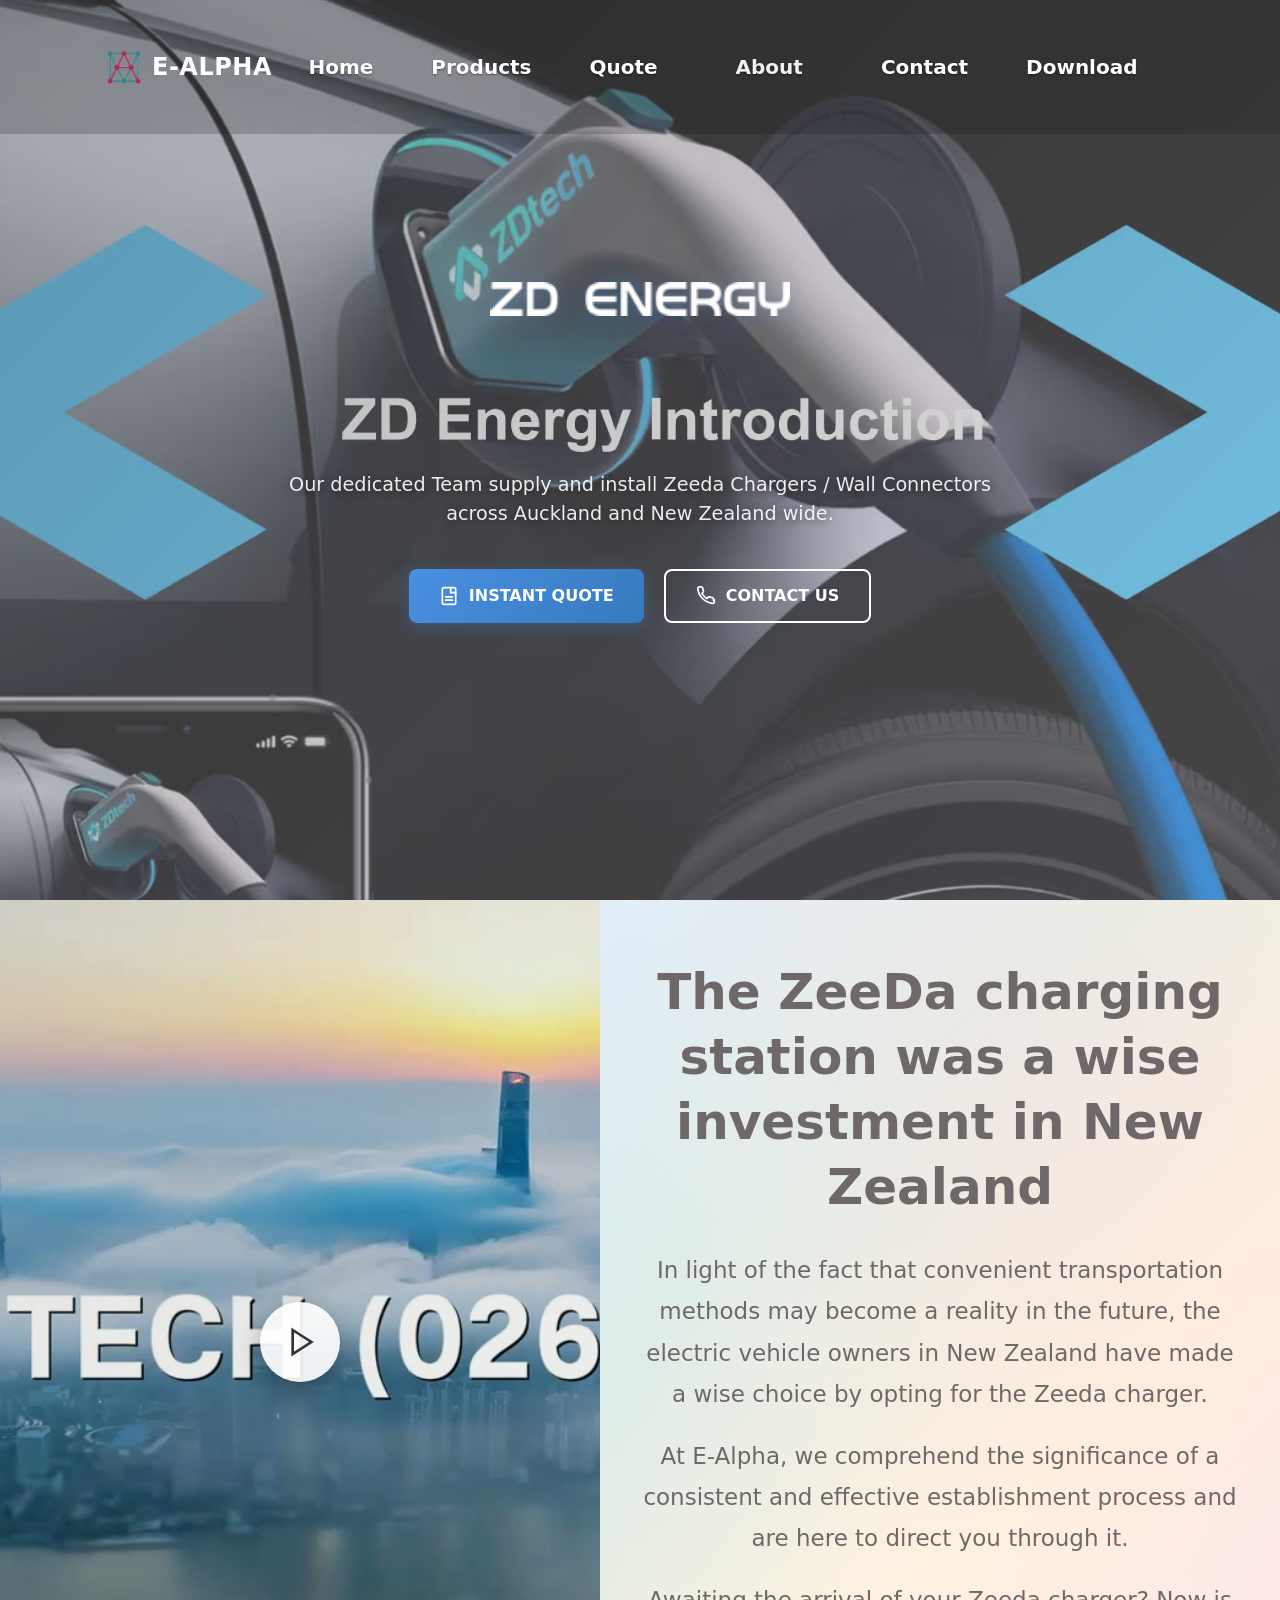
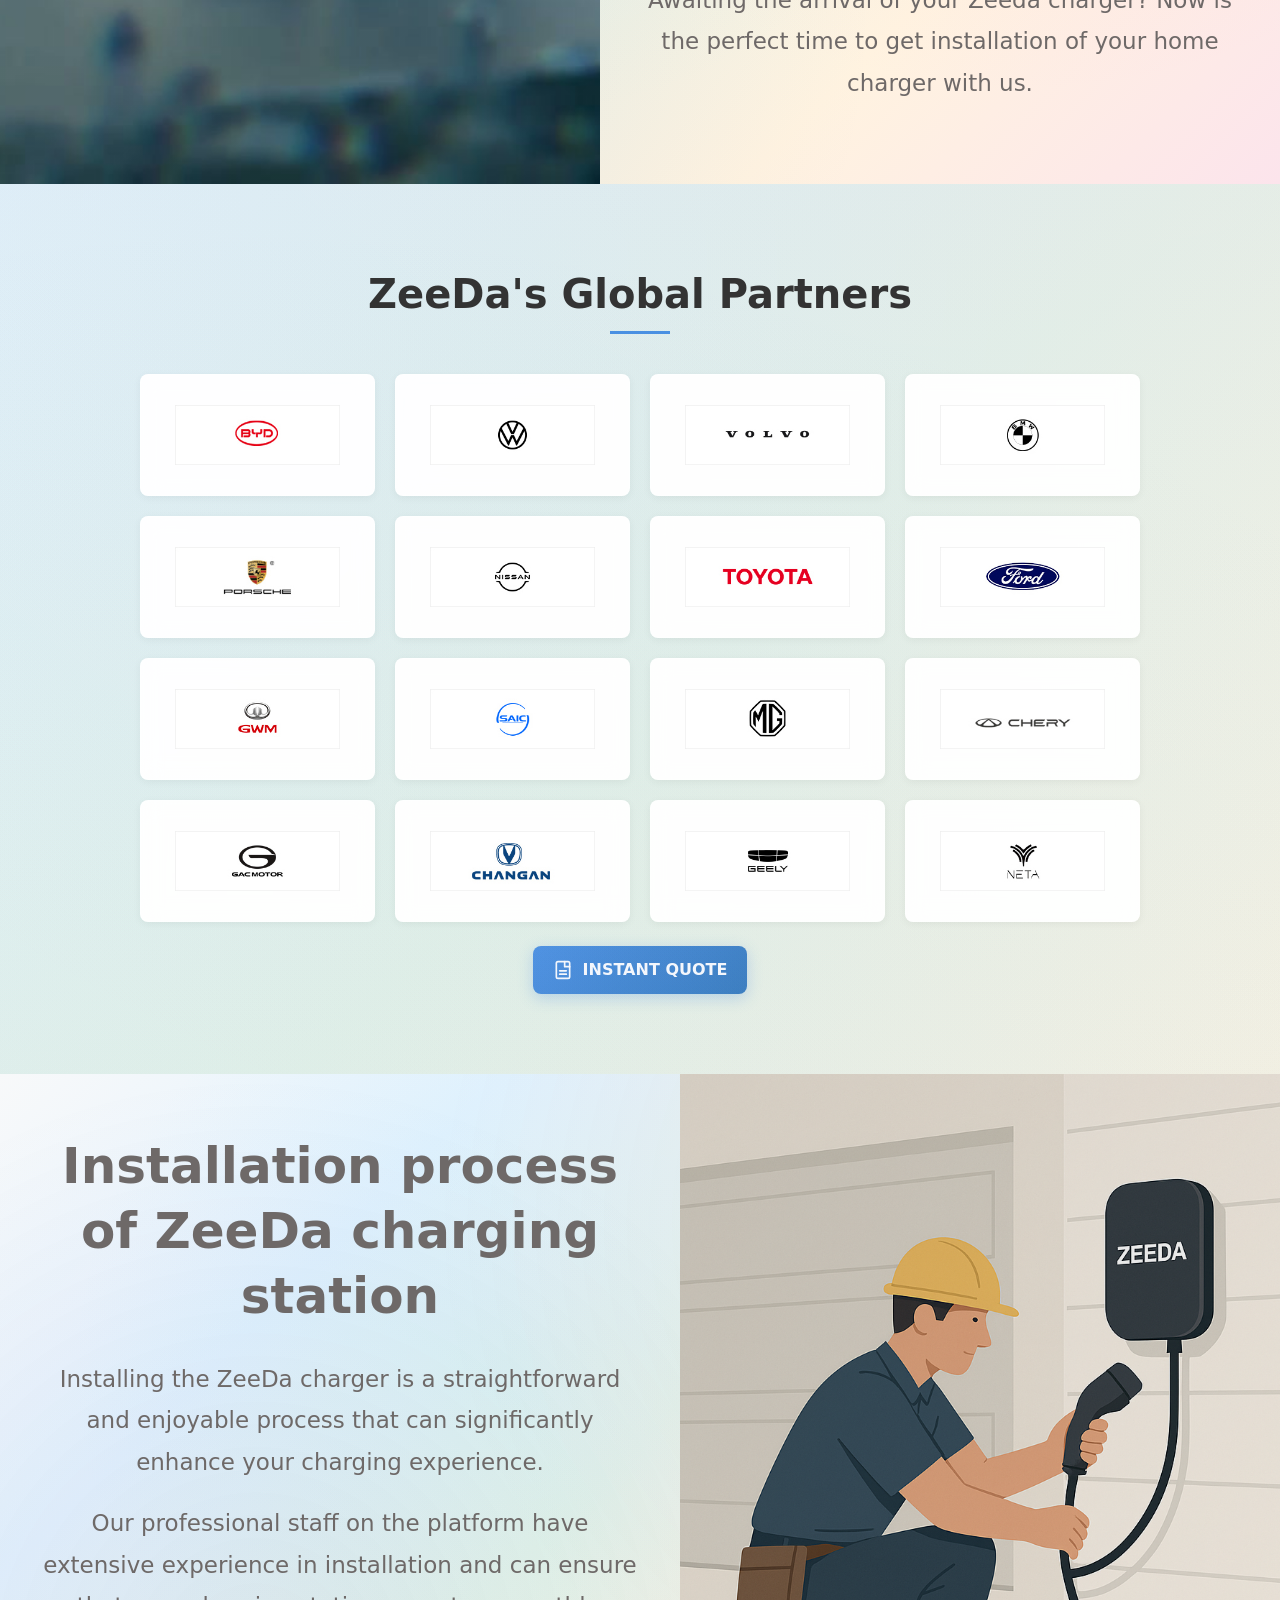
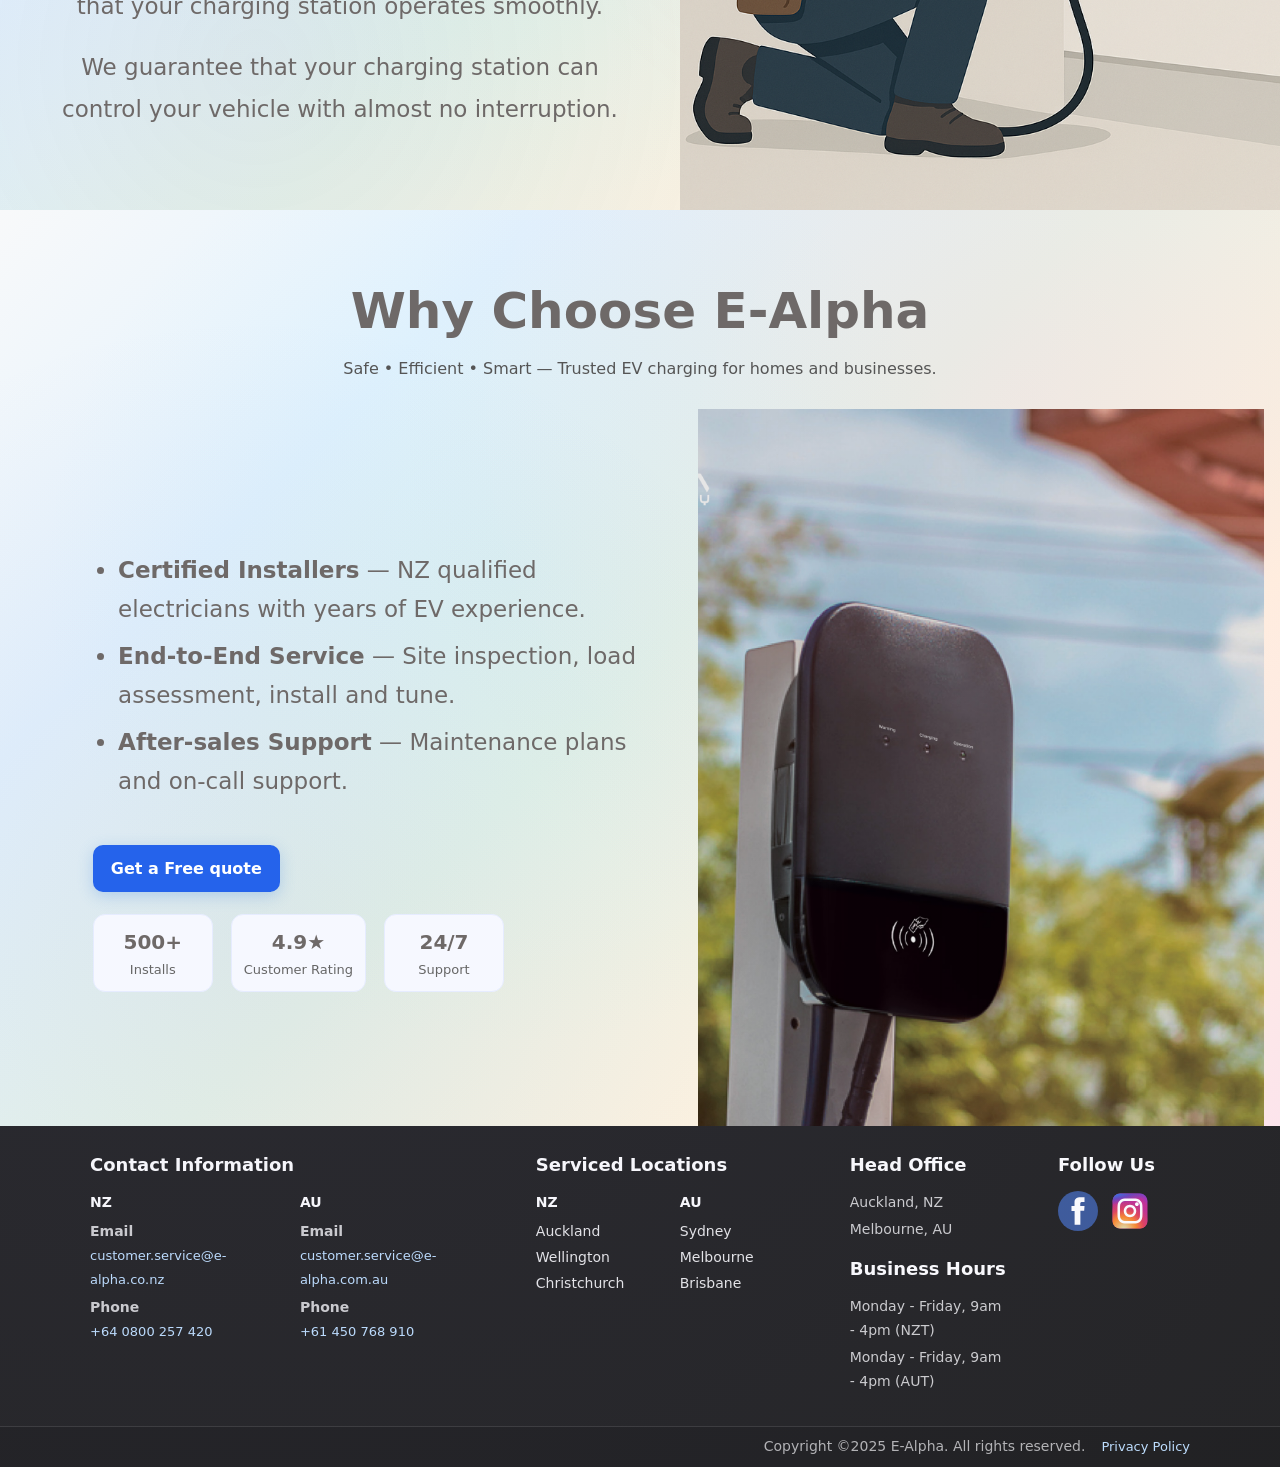
<file: index.html>
<!DOCTYPE html>
<html lang="zh-CN">


<head>
  <meta charset="utf-8" />
  <meta name="viewport" content="width=device-width, initial-scale=1" />
  <meta name="description" content="E-ALPHA provides EV chargers and professional installation 
  across New Zealand. Fast, safe and reliable charging for homes and businesses." />
  <title>E-ALPHA - Certified Tesla Charger Installers</title>
  <link rel="icon" href="assets/img/Logo.png" />
  <!-- 预加载关键资源 -->
  <link rel="preload" as="image" href="assets/img/main-2.avif" type="image/avif" fetchpriority="high">
  <link rel="preload" as="image" href="assets/img/main-2.webp" type="image/webp">
  <link rel="preload" as="image" href="assets/img/zeeda-600.webp">
  <link rel="preload" as="style" href="assets/css/base.css">
  <link rel="preload" as="style" href="assets/css/nav.css">
  <link rel="preload" as="style" href="assets/css/index.css">
  <link rel="preload" as="script" href="assets/js/nav.js">

  <!-- 关键CSS内联或异步加载 -->
  <link rel="stylesheet" href="assets/css/base.css">
  <link rel="stylesheet" href="assets/css/nav.css">
  <link rel="stylesheet" href="assets/css/index.css" media="print" onload="this.media='all'">
  <link rel="stylesheet" href="assets/css/styles.css" media="print" onload="this.media='all'">

</head>

<body class="gradient-background">
  <!-- 导航栏占位符 - 被动态加载 -->
  <div id="header-placeholder"></div>

  <!-- 主页区域：全屏背景图展示区域 -->
  <section class="home-hero">
    <!-- Hero 背景图：响应式 + 回退 + 高优先级 -->
    <picture class="hero-bg">
      <source type="image/avif" srcset="assets/img/zd-main.avif">
      <source type="image/webp" srcset="assets/img/zd-main.webp">
      <img src="assets/img/zd-main.webp" width="1600" height="900" alt="Hero image" fetchpriority="high"
        decoding="async">
    </picture>
    <div class="hero-content">
      <!-- ZD ENERGY 品牌标志 -->
      <div class="zd-logo">
        <picture>
          <source srcset="assets/img/zeeda-300.webp 1x, assets/img/zeeda-600.webp 2x" type="image/webp">
          <source srcset="assets/img/zeeda.avif" type="image/avif">
          <img src="assets/img/zeeda.png" alt="ZD ENERGY" class="zd-logo-img" />
        </picture>
      </div>
      <!-- 主标题：服务介绍 -->
      <!-- <h1 class="hero-title">Certified Zeeda Charger Installers Auckland</h1> -->
      <!-- 副标题：详细描述 -->
      <p class="hero-subtitle">Our dedicated Team supply and install Zeeda Chargers / Wall Connectors across
        Auckland and New Zealand wide.</p>

      <!-- 按钮区域：包含两个主要操作按钮 -->
      <div class="hero-buttons">
        <!-- Instant Quote 按钮：链接到报价页面 -->
        <a href="instant-quote.html" class="btn-primary">
          <!-- 简化的文档图标 -->
          <svg class="btn-icon" viewBox="0 0 24 24" fill="none" stroke="currentColor" stroke-width="2"
            stroke-linecap="round" stroke-linejoin="round">
            <!-- 文档外框 -->
            <rect x="4" y="2" width="16" height="20" rx="2"></rect>
            <!-- 文档折角 -->
            <polyline points="14 2 14 8 20 8"></polyline>
            <!-- 两行文字 -->
            <line x1="8" y1="13" x2="16" y2="13"></line>
            <line x1="8" y1="17" x2="16" y2="17"></line>
          </svg>
          INSTANT QUOTE
        </a>

        <!-- Contact Us 按钮：链接到联系页面 -->
        <a href="contact.html" class="btn-secondary">
          <svg class="btn-icon" viewBox="0 0 24 24" fill="none" stroke="currentColor" stroke-width="2">
            <path
              d="M22 16.92V18.92C22.0011 19.1985 21.9441 19.4742 21.8325 19.7293C21.7209 19.9845 21.5573 20.2136 21.3521 20.402C21.1468 20.5903 20.9046 20.7336 20.6407 20.8227C20.3769 20.9119 20.0974 20.9451 19.82 20.92C16.7428 20.5856 13.787 19.5341 11.19 17.85C8.77382 16.3147 6.72533 14.2662 5.18999 11.85C3.49997 9.2412 2.44824 6.271 2.11999 3.18C2.095 2.90347 2.12787 2.62476 2.21649 2.36162C2.30512 2.09849 2.44756 1.85669 2.63476 1.65162C2.82196 1.44655 3.0498 1.28271 3.30379 1.17052C3.55777 1.05833 3.83233 1.00026 4.10999 1H6.10999C6.59524 0.995321 7.06572 1.16708 7.43369 1.48353C7.80166 1.79999 8.04201 2.23945 8.10999 2.72C8.23662 3.68007 8.47144 4.62273 8.80999 5.53C8.94454 5.88792 8.97366 6.27691 8.8939 6.65088C8.81415 7.02485 8.62886 7.36811 8.35999 7.64L7.08999 8.91C8.51355 11.4135 10.5865 13.4864 13.09 14.91L14.36 13.64C14.6319 13.3711 14.9751 13.1858 15.3491 13.1061C15.7231 13.0263 16.1121 13.0555 16.47 13.19C17.3773 13.5286 18.3199 13.7634 19.28 13.89C19.7658 13.9585 20.2094 14.2032 20.5265 14.5775C20.8437 14.9518 21.0122 15.4296 21 15.92V16.92Z">
            </path>
          </svg>
          CONTACT US
        </a>
      </div>
    </div>
  </section>

  <!-- 内容区域1：左侧视频，右侧文字介绍 -->
  <section class="content-section gradient-section">
    <div class="content-box">
      <div class="content-left reveal-left video-container" data-video-src="assets/video/product-720.mp4"
        data-video-poster="assets/video/product-poster.jpg">
        <img class="video-poster" src="assets/video/product-poster.jpg" alt="Video Poster" />
        <div class="video-play-button">
          <svg class="play-icon" viewBox="0 0 24 24" fill="none" stroke="currentColor" stroke-width="2">
            <polygon points="5,3 19,12 5,21"></polygon>
          </svg>
        </div>
      </div>
      <div class="content-right reveal-right">
        <h2 class="content-title">The ZeeDa charging station was a wise investment in New Zealand</h2>
        <div class="content-text">
          <p>In light of the fact that convenient transportation methods may become a reality in the future,
            the electric vehicle owners in New Zealand have made a wise choice by opting for the Zeeda charger.</p>
          <p>At E-Alpha, we comprehend the significance of a consistent and effective establishment process and are here
            to direct you through it.</p>
          <p>Awaiting the arrival of your Zeeda charger? Now is the perfect time to get installation of your home
            charger with us.</p>
        </div>
      </div>
    </div>
  </section>

  <!-- 内容区域2：全球合作伙伴展示 -->
  <section class="partners-section">
    <div class="container">
      <h2 class="partners-title">ZeeDa's Global Partners</h2>
      <div class="partners-grid">
        <div class="partner-item">
          <picture>
            <source srcset="assets/img/Automobile brand/BYD-300.avif 1x, assets/img/Automobile brand/BYD-600.avif 2x"
              type="image/avif">
            <source srcset="assets/img/Automobile brand/BYD-300.webp 1x, assets/img/Automobile brand/BYD-600.webp 2x"
              type="image/webp">
            <img src="assets/img/Automobile brand/BYD.jpg" alt="BYD" class="partner-logo-img" loading="lazy"
              sizes="(max-width: 768px) 50vw, (max-width: 1024px) 33vw, 25vw" />
          </picture>
        </div>
        <div class="partner-item">
          <picture>
            <source
              srcset="assets/img/Automobile brand/DaZhong-300.avif 1x, assets/img/Automobile brand/DaZhong-600.avif 2x"
              type="image/avif">
            <source
              srcset="assets/img/Automobile brand/DaZhong-300.webp 1x, assets/img/Automobile brand/DaZhong-600.webp 2x"
              type="image/webp">
            <img src="assets/img/Automobile brand/DaZhong.jpg" alt="Volkswagen" class="partner-logo-img" loading="lazy"
              sizes="(max-width: 768px) 50vw, (max-width: 1024px) 33vw, 25vw" />
          </picture>
        </div>
        <div class="partner-item">
          <picture>
            <source
              srcset="assets/img/Automobile brand/VOLVO-300.avif 1x, assets/img/Automobile brand/VOLVO-600.avif 2x"
              type="image/avif">
            <source
              srcset="assets/img/Automobile brand/VOLVO-300.webp 1x, assets/img/Automobile brand/VOLVO-600.webp 2x"
              type="image/webp">
            <img src="assets/img/Automobile brand/VOLVO.jpg" alt="Volvo" class="partner-logo-img" loading="lazy"
              sizes="(max-width: 768px) 50vw, (max-width: 1024px) 33vw, 25vw" />
          </picture>
        </div>
        <div class="partner-item">
          <picture>
            <source srcset="assets/img/Automobile brand/BMW-300.avif 1x, assets/img/Automobile brand/BMW-600.avif 2x"
              type="image/avif">
            <source srcset="assets/img/Automobile brand/BMW-300.webp 1x, assets/img/Automobile brand/BMW-600.webp 2x"
              type="image/webp">
            <img src="assets/img/Automobile brand/BMW.jpg" alt="BMW" class="partner-logo-img" loading="lazy"
              sizes="(max-width: 768px) 50vw, (max-width: 1024px) 33vw, 25vw" />
          </picture>
        </div>
        <div class="partner-item">
          <picture>
            <source
              srcset="assets/img/Automobile brand/PORSCHE-300.avif 1x, assets/img/Automobile brand/PORSCHE-600.avif 2x"
              type="image/avif">
            <source
              srcset="assets/img/Automobile brand/PORSCHE-300.webp 1x, assets/img/Automobile brand/PORSCHE-600.webp 2x"
              type="image/webp">
            <img src="assets/img/Automobile brand/PORSCHE.jpg" alt="Porsche" class="partner-logo-img" loading="lazy"
              sizes="(max-width: 768px) 50vw, (max-width: 1024px) 33vw, 25vw" />
          </picture>
        </div>
        <div class="partner-item">
          <picture>
            <source
              srcset="assets/img/Automobile brand/NISSAN-300.avif 1x, assets/img/Automobile brand/NISSAN-600.avif 2x"
              type="image/avif">
            <source
              srcset="assets/img/Automobile brand/NISSAN-300.webp 1x, assets/img/Automobile brand/NISSAN-600.webp 2x"
              type="image/webp">
            <img src="assets/img/Automobile brand/NISSAN.jpg" alt="Nissan" class="partner-logo-img" loading="lazy"
              sizes="(max-width: 768px) 50vw, (max-width: 1024px) 33vw, 25vw" />
          </picture>
        </div>
        <div class="partner-item">
          <picture>
            <source
              srcset="assets/img/Automobile brand/TOYOYA-300.avif 1x, assets/img/Automobile brand/TOYOYA-600.avif 2x"
              type="image/avif">
            <source
              srcset="assets/img/Automobile brand/TOYOYA-300.webp 1x, assets/img/Automobile brand/TOYOYA-600.webp 2x"
              type="image/webp">
            <img src="assets/img/Automobile brand/TOYOYA.jpg" alt="Toyota" class="partner-logo-img" loading="lazy"
              sizes="(max-width: 768px) 50vw, (max-width: 1024px) 33vw, 25vw" />
          </picture>
        </div>
        <div class="partner-item">
          <picture>
            <source srcset="assets/img/Automobile brand/Gord-300.avif 1x, assets/img/Automobile brand/Gord-600.avif 2x"
              type="image/avif">
            <source srcset="assets/img/Automobile brand/Gord-300.webp 1x, assets/img/Automobile brand/Gord-600.webp 2x"
              type="image/webp">
            <img src="assets/img/Automobile brand/Gord.jpg" alt="Ford" class="partner-logo-img" loading="lazy"
              sizes="(max-width: 768px) 50vw, (max-width: 1024px) 33vw, 25vw" />
          </picture>
        </div>
        <div class="partner-item">
          <picture>
            <source srcset="assets/img/Automobile brand/GWM-300.avif 1x, assets/img/Automobile brand/GWM-600.avif 2x"
              type="image/avif">
            <source srcset="assets/img/Automobile brand/GWM-300.webp 1x, assets/img/Automobile brand/GWM-600.webp 2x"
              type="image/webp">
            <img src="assets/img/Automobile brand/GWM.jpg" alt="GWM" class="partner-logo-img" loading="lazy"
              sizes="(max-width: 768px) 50vw, (max-width: 1024px) 33vw, 25vw" />
          </picture>
        </div>
        <div class="partner-item">
          <picture>
            <source srcset="assets/img/Automobile brand/SAIC-300.avif 1x, assets/img/Automobile brand/SAIC-600.avif 2x"
              type="image/avif">
            <source srcset="assets/img/Automobile brand/SAIC-300.webp 1x, assets/img/Automobile brand/SAIC-600.webp 2x"
              type="image/webp">
            <img src="assets/img/Automobile brand/SAIC.jpg" alt="SAIC" class="partner-logo-img" loading="lazy"
              sizes="(max-width: 768px) 50vw, (max-width: 1024px) 33vw, 25vw" />
          </picture>
        </div>
        <div class="partner-item">
          <picture>
            <source srcset="assets/img/Automobile brand/MG-300.avif 1x, assets/img/Automobile brand/MG-600.avif 2x"
              type="image/avif">
            <source srcset="assets/img/Automobile brand/MG-300.webp 1x, assets/img/Automobile brand/MG-600.webp 2x"
              type="image/webp">
            <img src="assets/img/Automobile brand/MG.jpg" alt="MG" class="partner-logo-img" loading="lazy"
              sizes="(max-width: 768px) 50vw, (max-width: 1024px) 33vw, 25vw" />
          </picture>
        </div>
        <div class="partner-item">
          <picture>
            <source
              srcset="assets/img/Automobile brand/CHERY-300.avif 1x, assets/img/Automobile brand/CHERY-600.avif 2x"
              type="image/avif">
            <source
              srcset="assets/img/Automobile brand/CHERY-300.webp 1x, assets/img/Automobile brand/CHERY-600.webp 2x"
              type="image/webp">
            <img src="assets/img/Automobile brand/CHERY.jpg" alt="Chery" class="partner-logo-img" loading="lazy"
              sizes="(max-width: 768px) 50vw, (max-width: 1024px) 33vw, 25vw" />
          </picture>
        </div>
        <div class="partner-item">
          <picture>
            <source
              srcset="assets/img/Automobile brand/GAC MOTOR-300.avif 1x, assets/img/Automobile brand/GAC MOTOR-600.avif 2x"
              type="image/avif">
            <source
              srcset="assets/img/Automobile brand/GAC MOTOR-300.webp 1x, assets/img/Automobile brand/GAC MOTOR-600.webp 2x"
              type="image/webp">
            <img src="assets/img/Automobile brand/GAC MOTOR.jpg" alt="GAC Motor" class="partner-logo-img" loading="lazy"
              sizes="(max-width: 768px) 50vw, (max-width: 1024px) 33vw, 25vw" />
          </picture>
        </div>
        <div class="partner-item">
          <picture>
            <source
              srcset="assets/img/Automobile brand/CHANGAN-300.avif 1x, assets/img/Automobile brand/CHANGAN-600.avif 2x"
              type="image/avif">
            <source
              srcset="assets/img/Automobile brand/CHANGAN-300.webp 1x, assets/img/Automobile brand/CHANGAN-600.webp 2x"
              type="image/webp">
            <img src="assets/img/Automobile brand/CHANGAN.jpg" alt="Changan" class="partner-logo-img" loading="lazy"
              sizes="(max-width: 768px) 50vw, (max-width: 1024px) 33vw, 25vw" />
          </picture>
        </div>
        <div class="partner-item">
          <picture>
            <source
              srcset="assets/img/Automobile brand/GEELY-300.avif 1x, assets/img/Automobile brand/GEELY-600.avif 2x"
              type="image/avif">
            <source
              srcset="assets/img/Automobile brand/GEELY-300.webp 1x, assets/img/Automobile brand/GEELY-600.webp 2x"
              type="image/webp">
            <img src="assets/img/Automobile brand/GEELY.jpg" alt="Geely" class="partner-logo-img" loading="lazy"
              sizes="(max-width: 768px) 50vw, (max-width: 1024px) 33vw, 25vw" />
          </picture>
        </div>
        <div class="partner-item">
          <picture>
            <source srcset="assets/img/Automobile brand/NETA-300.avif 1x, assets/img/Automobile brand/NETA-600.avif 2x"
              type="image/avif">
            <source srcset="assets/img/Automobile brand/NETA-300.webp 1x, assets/img/Automobile brand/NETA-600.webp 2x"
              type="image/webp">
            <img src="assets/img/Automobile brand/NETA.jpg" alt="Neta" class="partner-logo-img" loading="lazy"
              sizes="(max-width: 768px) 50vw, (max-width: 1024px) 33vw, 25vw" />
          </picture>
        </div>
      </div>
      <div class="partners-button">
        <a href="instant-quote.html" class="btn-primary">
          <!-- 简化的文档图标 -->
          <svg class="btn-icon" viewBox="0 0 24 24" fill="none" stroke="currentColor" stroke-width="2"
            stroke-linecap="round" stroke-linejoin="round">
            <!-- 文档外框 -->
            <rect x="4" y="2" width="16" height="20" rx="2"></rect>
            <!-- 文档折角 -->
            <polyline points="14 2 14 8 20 8"></polyline>
            <!-- 两行文字 -->
            <line x1="8" y1="13" x2="16" y2="13"></line>
            <line x1="8" y1="17" x2="16" y2="17"></line>
          </svg>
          INSTANT QUOTE
        </a>
      </div>

    </div>
  </section>

  <!-- 内容区域3：左边文字，右边背景图 -->
  <section class="content-section gradient-section">
    <div class="content-box">
      <!-- 左边文字 -->
      <div class="content-right reveal-left">
        <h2 class="content-title">Installation process of ZeeDa charging station</h2>
        <div class="content-text">
          <p>Installing the ZeeDa charger is a straightforward and enjoyable process
            that can significantly enhance your charging experience.</p>
          <p>Our professional staff on the platform have extensive experience in installation
            and can ensure that your charging station operates smoothly. </p>
          <p>We guarantee that your charging station can control your vehicle with almost no interruption.</p>
        </div>
      </div>
      <!-- 右边背景图 -->
      <div class="content-left reveal-right" style="background: url('assets/img/Worker.png') center/cover no-repeat;">
      </div>
    </div>
  </section>


  <!-- 内容区域4 -->
  <section class="services-section" id="section-4" style="display: none;">
    <div class="container">
      <h2 class="services-title">What Else Can E-Alpha Do?</h2>
      <div class="services-grid">
        <!-- 左：家用安装 -->
        <article class="service-card reveal">
          <div class="service-icon" aria-hidden="true">
            <!-- House icon -->
            <svg viewBox="0 0 24 24" fill="none" stroke="currentColor" stroke-width="2" stroke-linecap="round"
              stroke-linejoin="round">
              <path d="M3 11l9-7 9 7"></path>
              <path d="M9 22V12h6v10"></path>
              <path d="M2 12h20v10H2z" opacity=".15"></path>
            </svg>
          </div>
          <h3 class="service-heading">
            Domestic<br>EV Charger<br>Installations
          </h3>
          <span class="service-divider"></span>
          <p class="service-text">
            Have you just purchased an electric vehicle like BYD, CHANGGE, GEELY or Mercedes-Benz EQS?
            Then you will need a reliable home charger.
          </p>
          <a class="service-btn" href="domestic.html">More Info</a>
        </article>

        <!-- 中：商用安装 -->
        <article class="service-card reveal">
          <div class="service-icon" aria-hidden="true">
            <!-- Building icon -->
            <svg viewBox="0 0 24 24" fill="none" stroke="currentColor" stroke-width="2" stroke-linecap="round"
              stroke-linejoin="round">
              <rect x="3" y="3" width="7" height="18" rx="1"></rect>
              <rect x="14" y="7" width="7" height="14" rx="1"></rect>
              <path d="M6.5 7v.01M6.5 10v.01M6.5 13v.01M6.5 16v.01
                       M17.5 10v.01M17.5 13v.01M17.5 16v.01"></path>
            </svg>
          </div>
          <h3 class="service-heading">
            Commercial<br>EV Charger<br>Installations
          </h3>
          <span class="service-divider"></span>
          <p class="service-text">
            Have a business or new project that requires EV chargers?
            E-Alpha is your trusted partner to deliver on time and on budget.
          </p>
          <a class="service-btn" href="business.html">More Info</a>
        </article>

        <!-- 右：维护服务 -->
        <article class="service-card reveal">
          <div class="service-icon" aria-hidden="true">
            <!-- Tools icon -->
            <svg viewBox="0 0 24 24" fill="none" stroke="currentColor" stroke-width="2" stroke-linecap="round"
              stroke-linejoin="round">
              <path d="M14.7 6.3a4 4 0 0 1-5.4 5.4l-5.3 5.3a2 2 0 0 0 2.8 2.8l5.3-5.3a4 4 0 0 1 5.4-5.4z"></path>
              <path d="M16 16l5 5"></path>
            </svg>
          </div>
          <h3 class="service-heading">
            Maintenance<br>&<br> Service
          </h3>
          <span class="service-divider"></span>
          <p class="service-text">
            We don’t just install chargers — we provide ongoing maintenance
            and support to keep your EV infrastructure running smoothly.
          </p>
          <a class="service-btn" href="service.html">More Info</a>
        </article>
      </div>
    </div>
  </section>

  <!-- ========= 区域5（白底两栏）开始 ========= -->
  <section class="section-5 gradient-section" id="section-5">
    <div class="section5-container">
      <header class="section5-head reveal">
        <h2 class="section5-title">Why Choose E-Alpha</h2>
        <p class="section5-sub">Safe • Efficient • Smart — Trusted EV charging for homes and businesses.</p>
      </header>

      <div class="section5-grid">
        <!-- 左文案 -->
        <div class="section5-col section5-text reveal-left">
          <ul class="section5-list">
            <li><strong>Certified Installers</strong> — NZ qualified electricians with years of EV experience.</li>
            <li><strong>End-to-End Service</strong> — Site inspection, load assessment, install and tune.</li>
            <li><strong>After-sales Support</strong> — Maintenance plans and on-call support.</li>
          </ul>

          <div class="section5-cta">
            <a href="instant-quote.html" class="btn-primary">Get a Free quote</a>
          </div>

          <div class="section5-stats">
            <div class="stat"><span class="n">500+</span><span class="l">Installs</span></div>
            <div class="stat"><span class="n">4.9★</span><span class="l">Customer Rating</span></div>
            <div class="stat"><span class="n">24/7</span><span class="l">Support</span></div>
          </div>
        </div>

        <!-- 右图 -->
        <div class="section5-col section5-media reveal-right">
          <div class="section5-image" style="background-image:url('assets/img/main-1.png');"></div>
        </div>
      </div>
    </div>
  </section>

  <!-- Footer占位符 - 被动态加载 -->
  <div id="footer-placeholder"></div>

  <!-- 视频模态层 -->
  <div class="video-modal" id="videoModal">
    <div class="video-modal-backdrop"></div>
    <div class="video-modal-content">
      <button class="video-modal-close" aria-label="关闭视频">
        <svg viewBox="0 0 24 24" fill="none" stroke="currentColor" stroke-width="2">
          <line x1="18" y1="6" x2="6" y2="18"></line>
          <line x1="6" y1="6" x2="18" y2="18"></line>
        </svg>
      </button>
      <video class="video-modal-player" controls>
        <source data-src="assets/video/product-720.webm" type="video/webm">
        <source data-src="assets/video/product-720.mp4" type="video/mp4">
        Your browser does not support the video tag.
      </video>
    </div>
  </div>



  <!-- JavaScript 脚本：导航栏和主要功能脚本 -->
  <script src="assets/js/nav.js" defer></script>
  <script src="assets/js/main.js" defer></script>
  <script src="assets/js/animation.js" defer></script>
  <script src="assets/js/poster-video.js" defer></script>
</body>

</html>
</file>
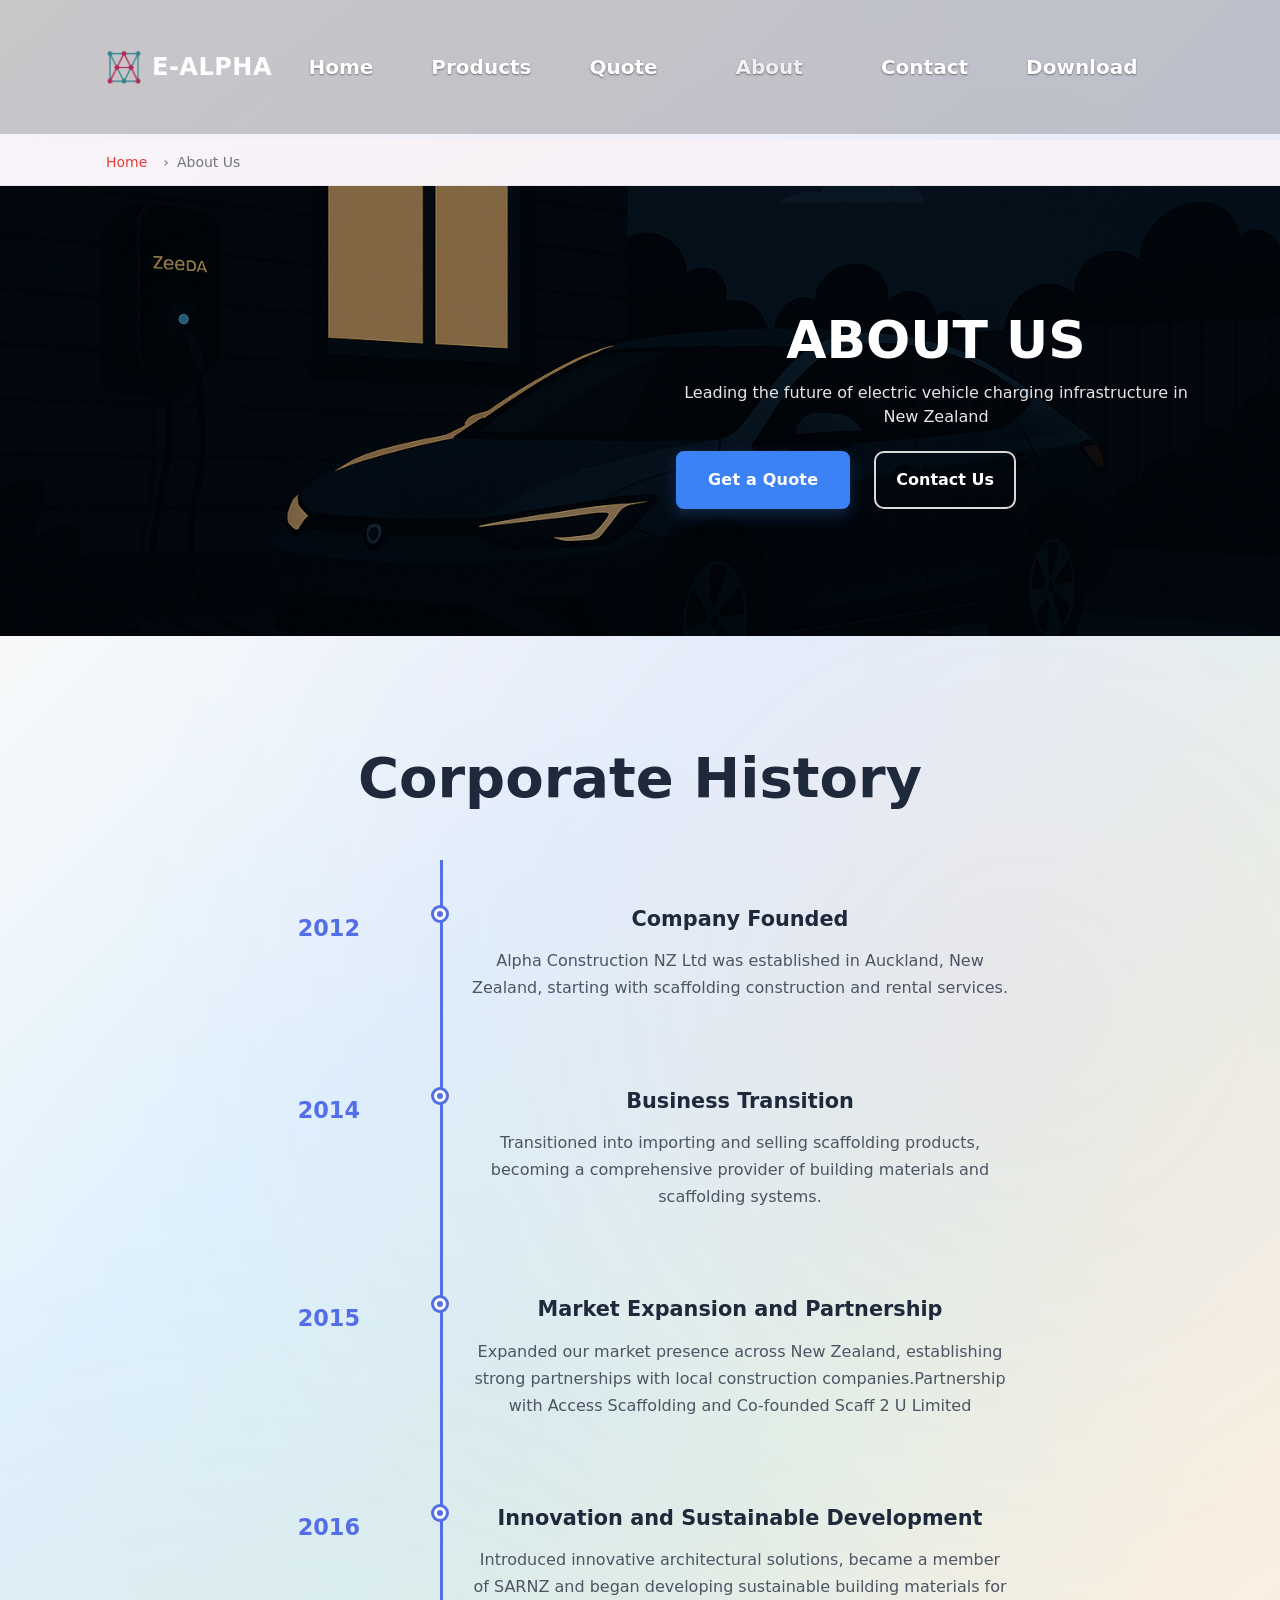
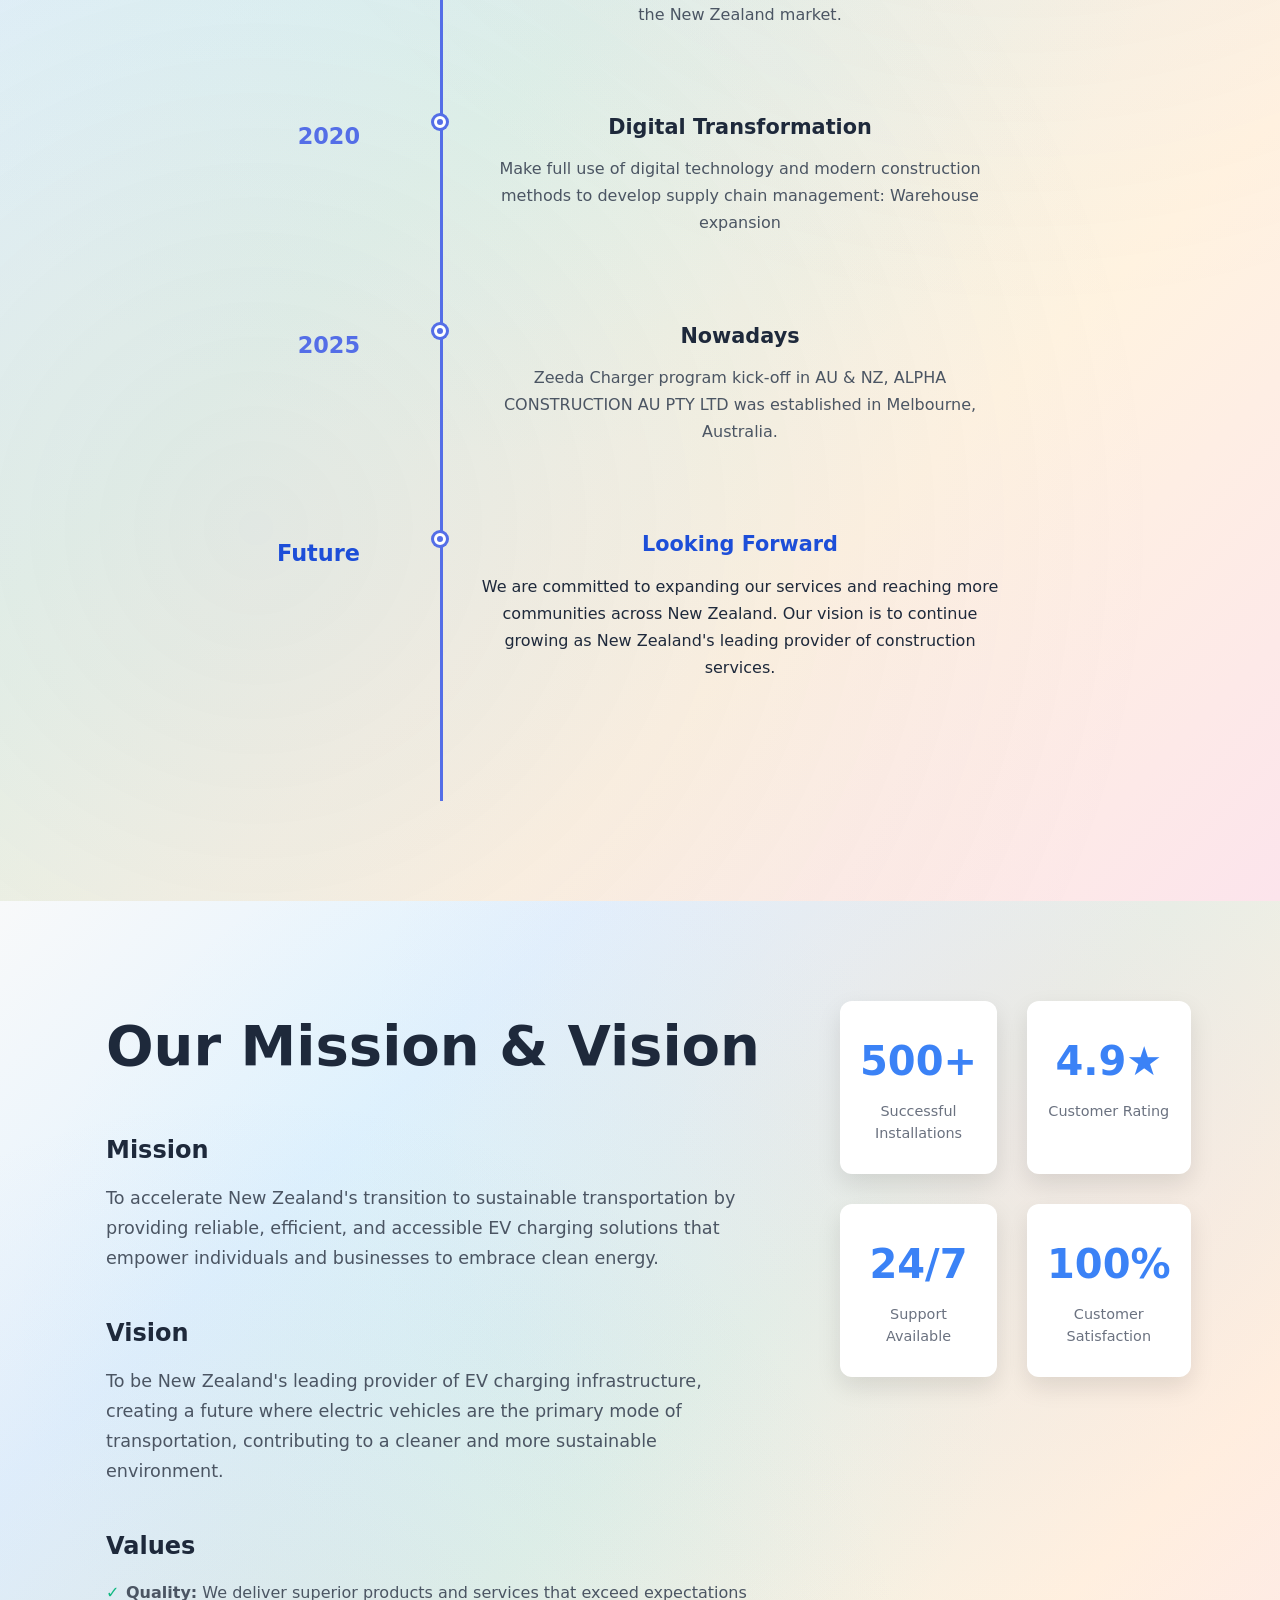
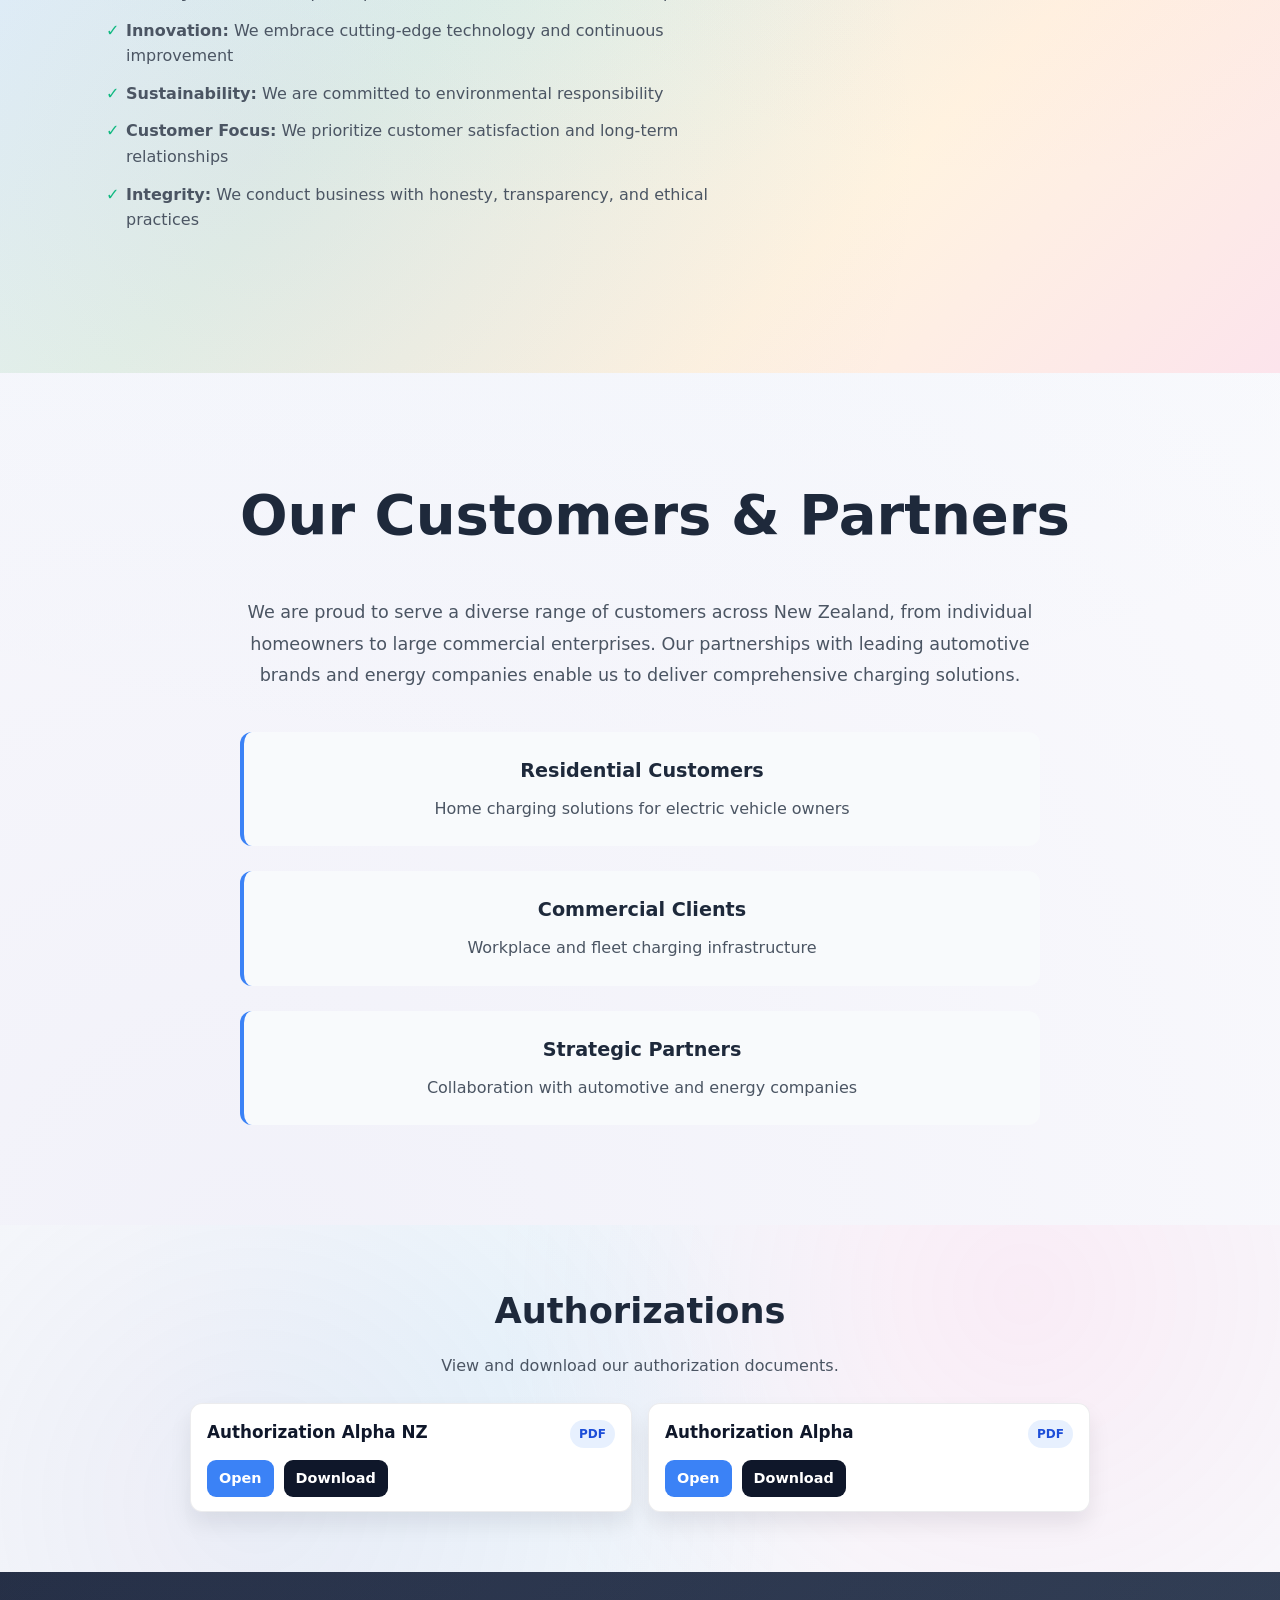
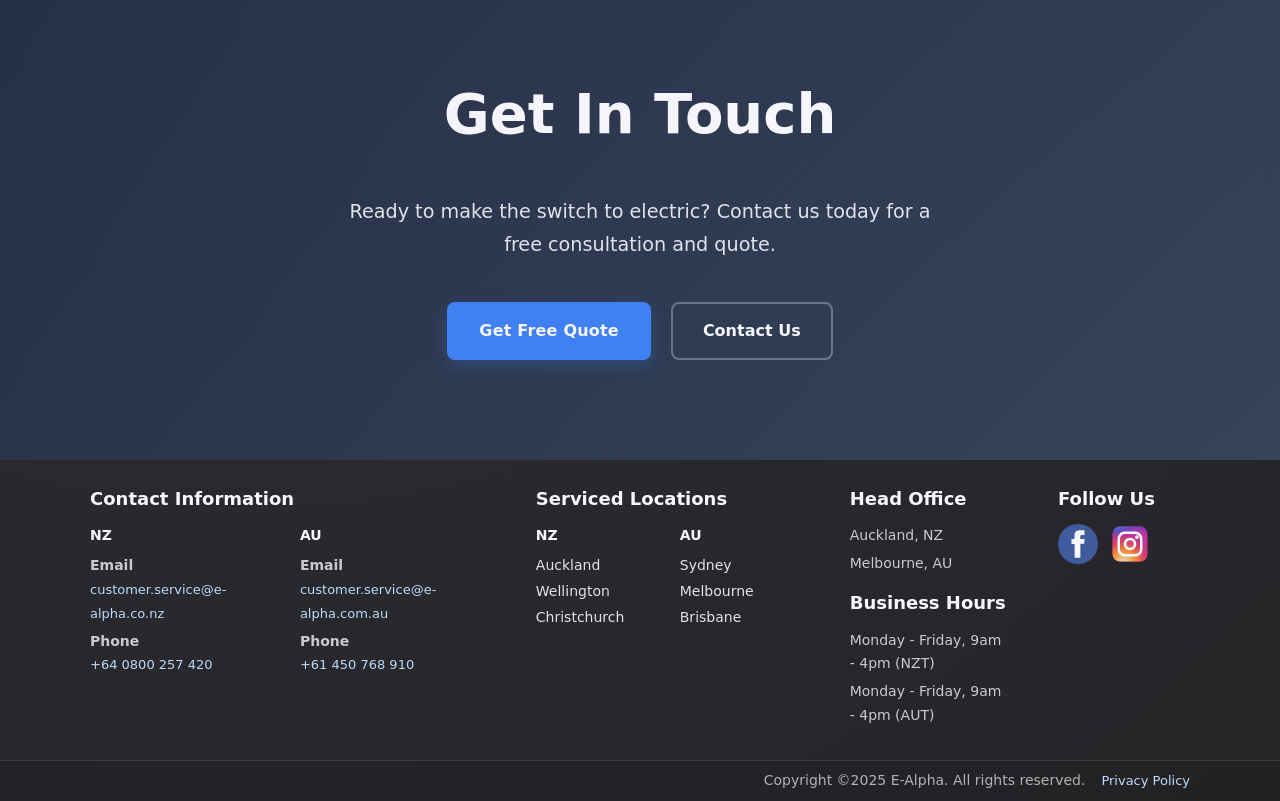
<file: about-us.html>
<!DOCTYPE html>
<html lang="zh-CN">

<head>
  <meta charset="UTF-8" />
  <meta name="viewport" content="width=device-width, initial-scale=1.0" />
  <meta name="description" content="Learn about the history, mission vision and team profile of E-ALPHA Company. 
  A professional service provider for installing electric vehicle charging stations." />
  <title>About Us - E-ALPHA</title>
  <link rel="icon" href="assets/img/Logo.png" />

  <!-- 预加载关键CSS -->
  <link rel="preload" as="style" href="assets/css/base.css">
  <link rel="preload" as="style" href="assets/css/nav.css">

  <!-- 关键CSS同步加载 -->
  <link rel="stylesheet" href="assets/css/base.css">
  <link rel="stylesheet" href="assets/css/nav.css">

  <!-- 非关键CSS异步加载 -->
  <link rel="stylesheet" href="assets/css/index.css" media="print" onload="this.media='all'">
  <link rel="stylesheet" href="assets/css/about-us.css" media="print" onload="this.media='all'">
</head>

<body class="gradient-background">

  <!-- 导航栏占位符 - 被动态加载 -->
  <div id="header-placeholder"></div>

  <!-- 页面导航 -->
  <nav class="breadcrumb" aria-label="页面导航">
    <div class="container">
      <ol class="breadcrumb-list">
        <li><a href="index.html">Home</a></li>
        <li class="current-page">About Us</li>
      </ol>
    </div>
  </nav>

  <!-- ============ Section 1：Hero（左大图 + 右暗色信息面板） ============ -->
  <section class="about-hero">
    <div class="hero-content reveal">
      <h1 class="about-hero-title">
        ABOUT US
      </h1>
      <p class="about-hero-sub">
        Leading the future of electric vehicle charging infrastructure in New Zealand
      </p>
      <div class="about-hero-cta">
        <a href="instant-quote.html" class="btn-primary">Get a Quote</a>
        <a href="contact.html" class="btn-outline">Contact Us</a>
      </div>
    </div>
  </section>

  <!-- ============ Section 2：About Us + Alpha at a glance ============ -->
  <!-- (Section removed) -->

  <!-- ============ Section 3：公司历史 ============ -->
  <section class="about-history gradient-section" id="a2">
    <div class="container">
      <div class="history-content">
        <h2 class="section-title">Corporate History</h2>
        <div class="timeline">
          <div class="timeline-item">
            <div class="timeline-year">2012</div>
            <div class="timeline-content">
              <h3>Company Founded</h3>
              <p>Alpha Construction NZ Ltd was established in Auckland, New Zealand, starting with scaffolding
                construction and rental services.</p>
            </div>
          </div>
          <div class="timeline-item">
            <div class="timeline-year">2014</div>
            <div class="timeline-content">
              <h3>Business Transition</h3>
              <p>Transitioned into importing and selling scaffolding products, becoming a comprehensive provider of
                building materials and scaffolding systems.</p>
            </div>
          </div>
          <div class="timeline-item">
            <div class="timeline-year">2015</div>
            <div class="timeline-content">
              <h3>Market Expansion and Partnership</h3>
              <p>Expanded our market presence across New Zealand, establishing strong partnerships with local
                construction companies.Partnership with Access Scaffolding and Co-founded Scaff 2 U Limited</p>
            </div>
          </div>
          <div class="timeline-item">
            <div class="timeline-year">2016</div>
            <div class="timeline-content">
              <h3>Innovation and Sustainable Development</h3>
              <p>Introduced innovative architectural solutions,
                became a member of SARNZ and began developing sustainable building materials for the New Zealand market.
              </p>
            </div>
          </div>
          <div class="timeline-item">
            <div class="timeline-year">2020</div>
            <div class="timeline-content">
              <h3>Digital Transformation</h3>
              <p>Make full use of digital technology and modern construction methods to
                develop supply chain management: Warehouse expansion</p>
            </div>
          </div>
          <div class="timeline-item">
            <div class="timeline-year">2025</div>
            <div class="timeline-content">
              <h3>Nowadays</h3>
              <p>Zeeda Charger program kick-off in AU & NZ, ALPHA CONSTRUCTION AU PTY LTD was established in Melbourne,
                Australia.</p>
            </div>
          </div>
          <div class="timeline-item">
            <div class="timeline-year">Future</div>
            <div class="timeline-content">
              <h3>Looking Forward</h3>
              <p>We are committed to expanding our services and reaching more communities across New Zealand.
                Our vision is to continue growing as New Zealand's leading provider of construction services.</p>
            </div>
          </div>
        </div>
      </div>
    </div>
  </section>

  <!-- ============ Section 4：使命与愿景 ============ -->
  <section class="about-mission gradient-section" id="a3">
    <div class="container">
      <div class="mission-content">
        <div class="mission-text reveal-left">
          <h2 class="section-title">Our Mission & Vision</h2>
          <div class="mission-item">
            <h3>Mission</h3>
            <p>To accelerate New Zealand's transition to sustainable transportation by providing reliable, efficient,
              and accessible EV charging solutions that empower individuals and businesses to embrace clean energy.</p>
          </div>
          <div class="mission-item">
            <h3>Vision</h3>
            <p>To be New Zealand's leading provider of EV charging infrastructure, creating a future where electric
              vehicles are the primary mode of transportation, contributing to a cleaner and more sustainable
              environment.</p>
          </div>
          <div class="mission-item">
            <h3>Values</h3>
            <ul>
              <li><strong>Quality:</strong> We deliver superior products and services that exceed expectations</li>
              <li><strong>Innovation:</strong> We embrace cutting-edge technology and continuous improvement</li>
              <li><strong>Sustainability:</strong> We are committed to environmental responsibility</li>
              <li><strong>Customer Focus:</strong> We prioritize customer satisfaction and long-term relationships</li>
              <li><strong>Integrity:</strong> We conduct business with honesty, transparency, and ethical practices</li>
            </ul>
          </div>
        </div>
        <div class="mission-stats reveal-right">
          <div class="stat-item">
            <div class="stat-number">500+</div>
            <div class="stat-label">Successful Installations</div>
          </div>
          <div class="stat-item">
            <div class="stat-number">4.9★</div>
            <div class="stat-label">Customer Rating</div>
          </div>
          <div class="stat-item">
            <div class="stat-number">24/7</div>
            <div class="stat-label">Support Available</div>
          </div>
          <div class="stat-item">
            <div class="stat-number">100%</div>
            <div class="stat-label">Customer Satisfaction</div>
          </div>
        </div>
      </div>
    </div>
  </section>

  <!-- ============ Section 5：客户与合作伙伴 ============ -->
  <section class="about-partners" id="a4">
    <div class="container">
      <div class="partners-content-box">
        <!-- 文字内容 -->
        <div class="partners-text reveal-left">
          <h2 class="section-title">Our Customers & Partners</h2>
          <p class="partners-description">
            We are proud to serve a diverse range of customers across New Zealand, from individual homeowners to large
            commercial enterprises. Our partnerships with leading automotive brands and energy companies enable us to
            deliver comprehensive charging solutions.
          </p>
          <div class="partners-features">
            <div class="feature-item">
              <h4>Residential Customers</h4>
              <p>Home charging solutions for electric vehicle owners</p>
            </div>
            <div class="feature-item">
              <h4>Commercial Clients</h4>
              <p>Workplace and fleet charging infrastructure</p>
            </div>
            <div class="feature-item">
              <h4>Strategic Partners</h4>
              <p>Collaboration with automotive and energy companies</p>
            </div>
          </div>
        </div>
      </div>
    </div>
  </section>

  <!-- ============ 授权文件（PDF） ============ -->
  <section class="about-authorization gradient-section" id="authorizations">
    <div class="container">
      <div class="authorization-content reveal">
        <h2 class="section-title">Authorizations</h2>
        <p class="authorization-description">
          View and download our authorization documents.
        </p>

        <div class="authorization-grid" role="list">
          <div class="authorization-card" role="listitem">
            <div class="authorization-card-head">
              <h3>Authorization Alpha NZ</h3>
              <span class="authorization-tag">PDF</span>
            </div>
            <div class="authorization-actions">
              <a class="authorization-link" href="assets/docs/authorizations/authorization-alpha-nz.pdf" target="_blank"
                rel="noopener">Open</a>
              <a class="authorization-link is-secondary" href="assets/docs/authorizations/authorization-alpha-nz.pdf"
                download>Download</a>
            </div>
          </div>

          <div class="authorization-card" role="listitem">
            <div class="authorization-card-head">
              <h3>Authorization Alpha</h3>
              <span class="authorization-tag">PDF</span>
            </div>
            <div class="authorization-actions">
              <a class="authorization-link" href="assets/docs/authorizations/authorization-alpha.pdf" target="_blank"
                rel="noopener">Open</a>
              <a class="authorization-link is-secondary" href="assets/docs/authorizations/authorization-alpha.pdf"
                download>Download</a>
            </div>
          </div>
        </div>
      </div>
    </div>
  </section>

  <!-- ============ Section 6：联系我们 ============ -->
  <section class="about-contact" id="a5">
    <div class="container">
      <div class="contact-content">
        <h2 class="section-title">Get In Touch</h2>
        <p class="contact-description">
          Ready to make the switch to electric? Contact us today for a free consultation and quote.
        </p>
        <div class="contact-actions">
          <a href="instant-quote.html" class="btn-primary">Get Free Quote</a>
          <a href="contact.html" class="btn-secondary">Contact Us</a>
        </div>
      </div>
    </div>
  </section>

  <!-- Footer占位符 - 被动态加载 -->
  <div id="footer-placeholder"></div>

  <!-- JavaScript 脚本 -->
  <script src="assets/js/nav.js" defer></script>
  <script src="assets/js/animation.js" defer></script>
</body>

</html>
</file>
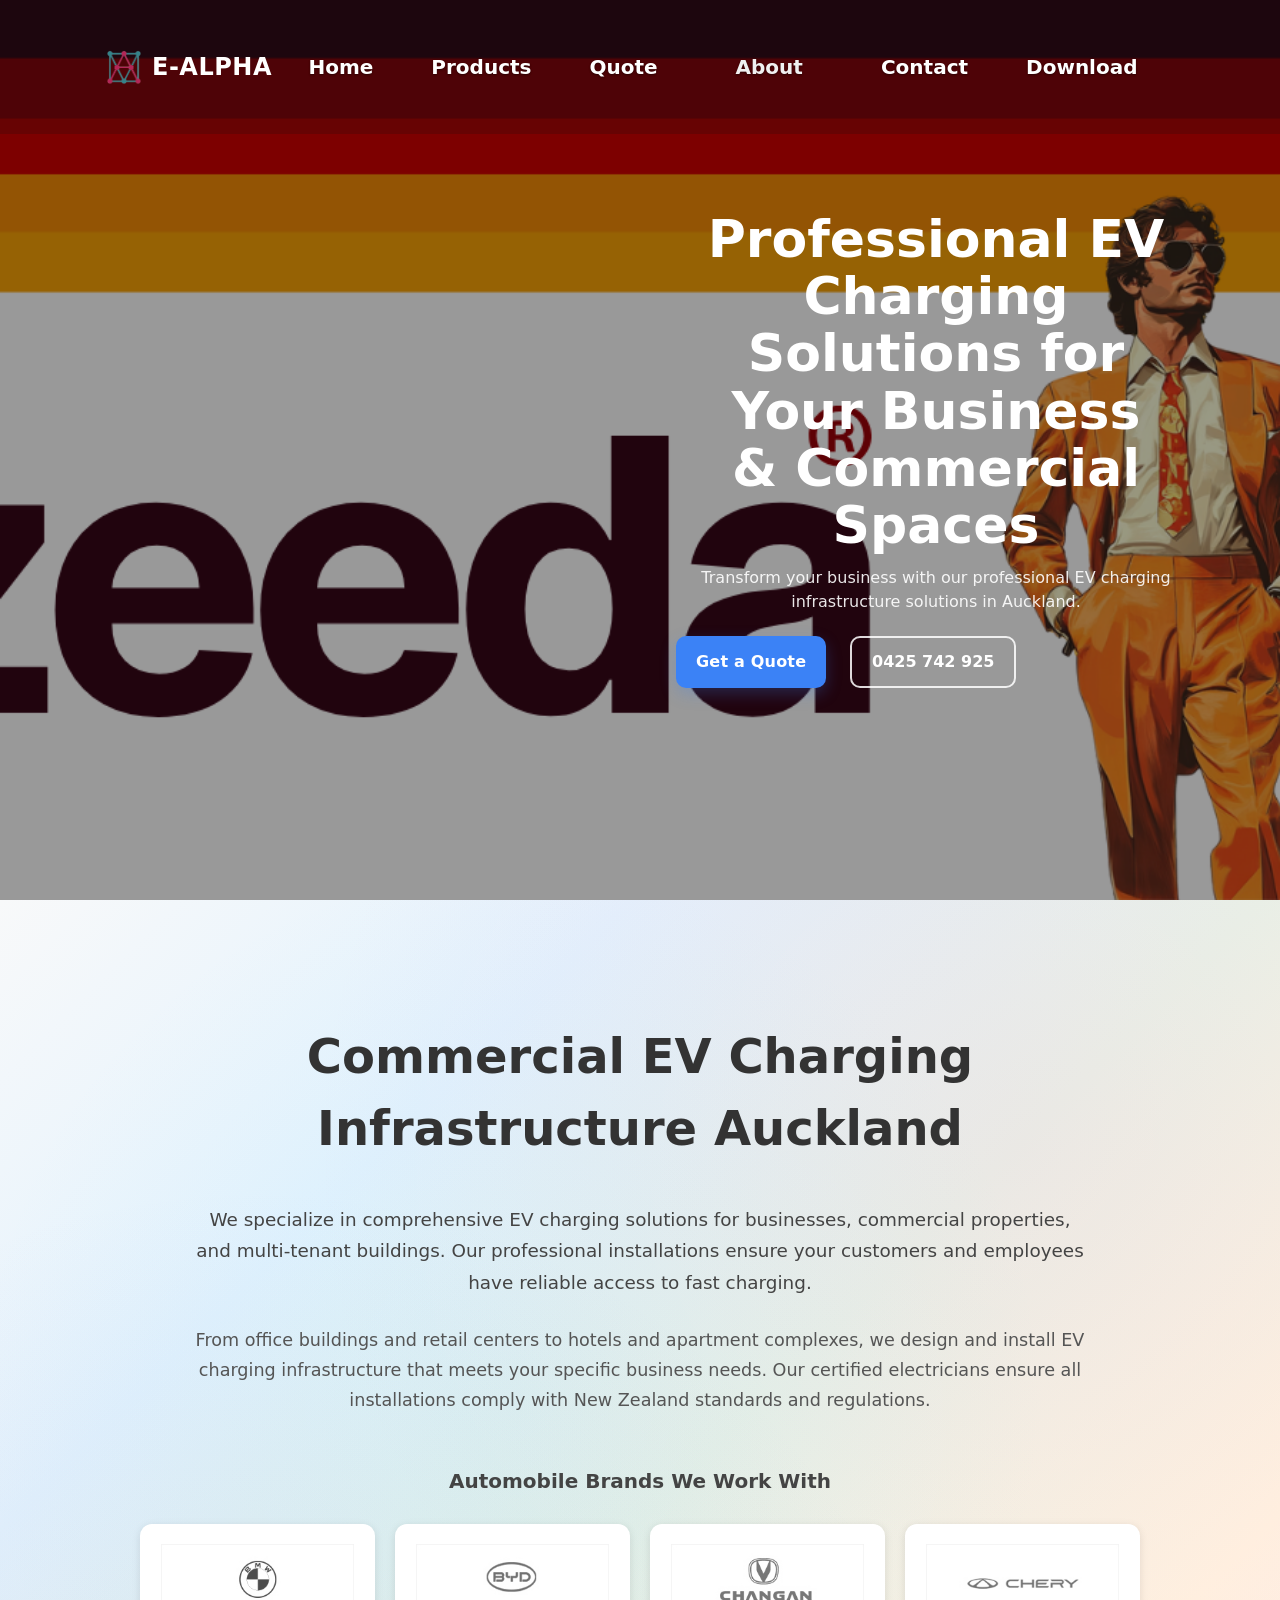
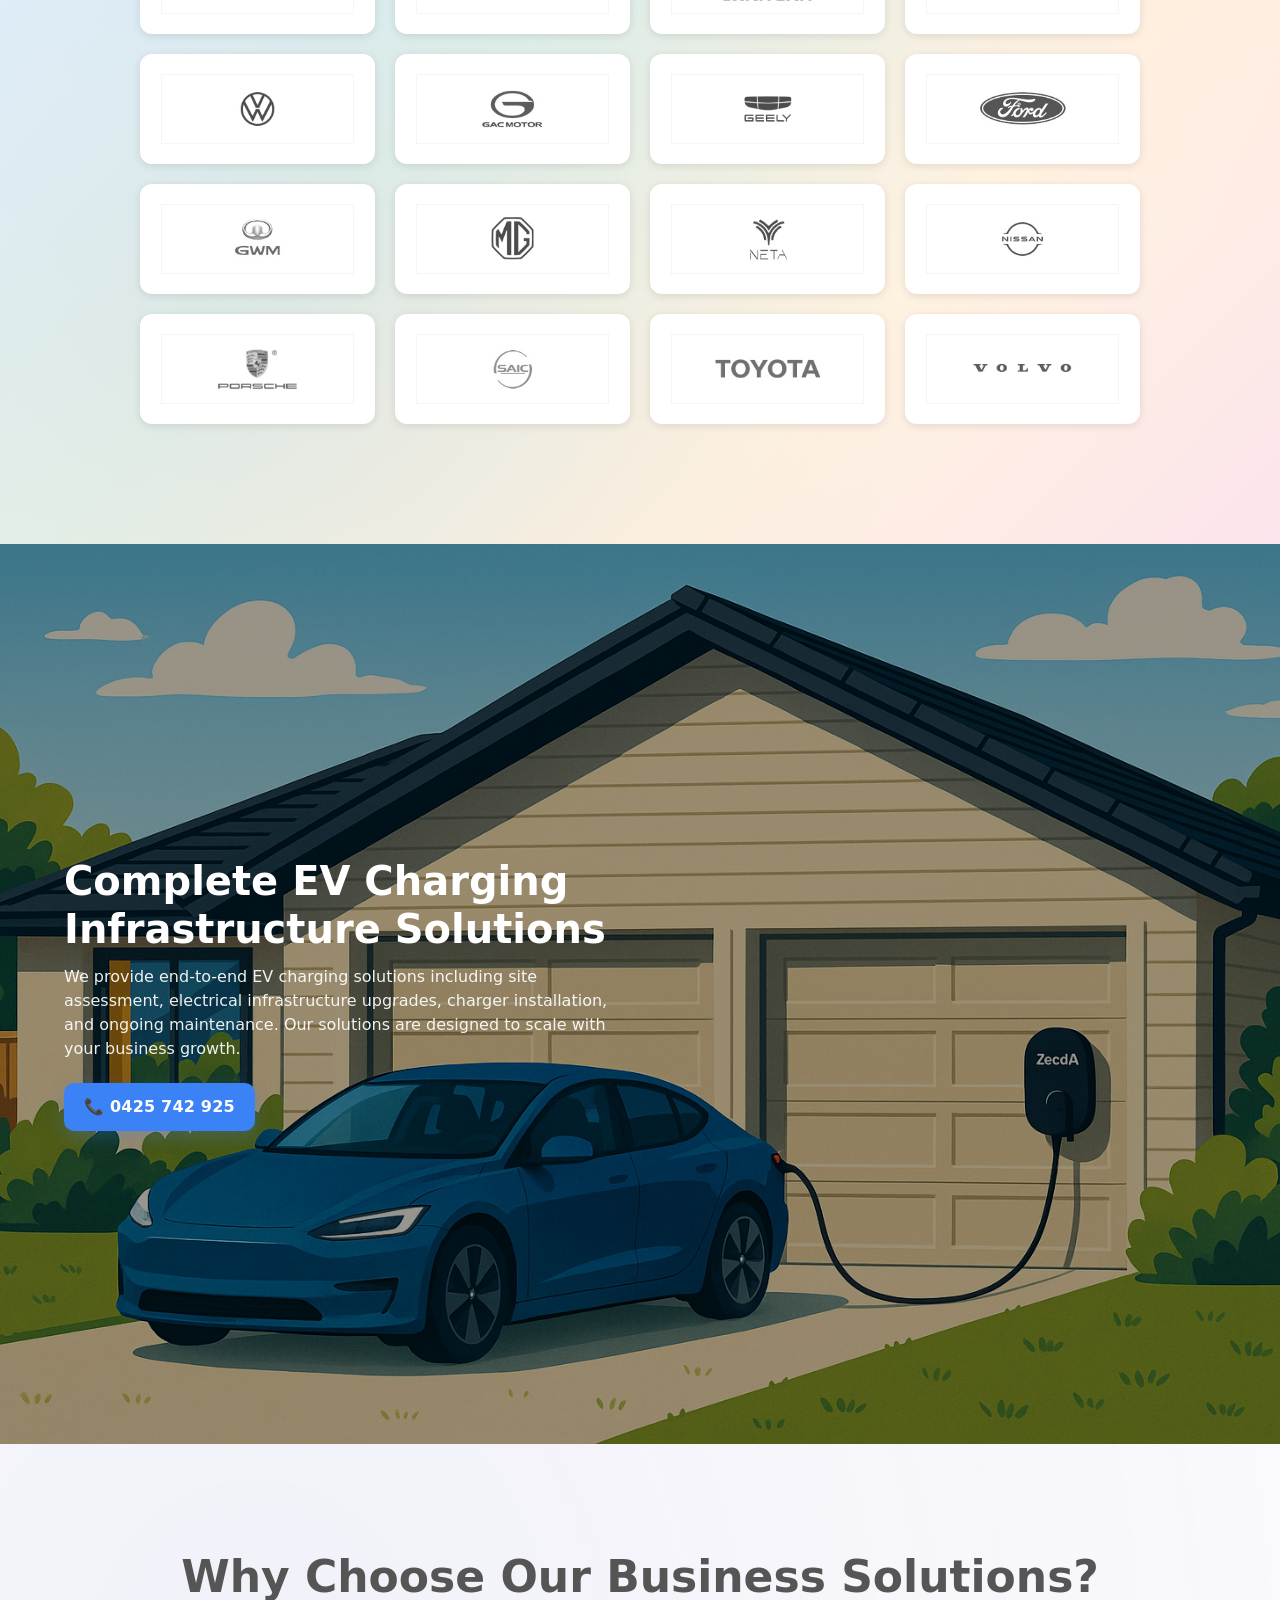
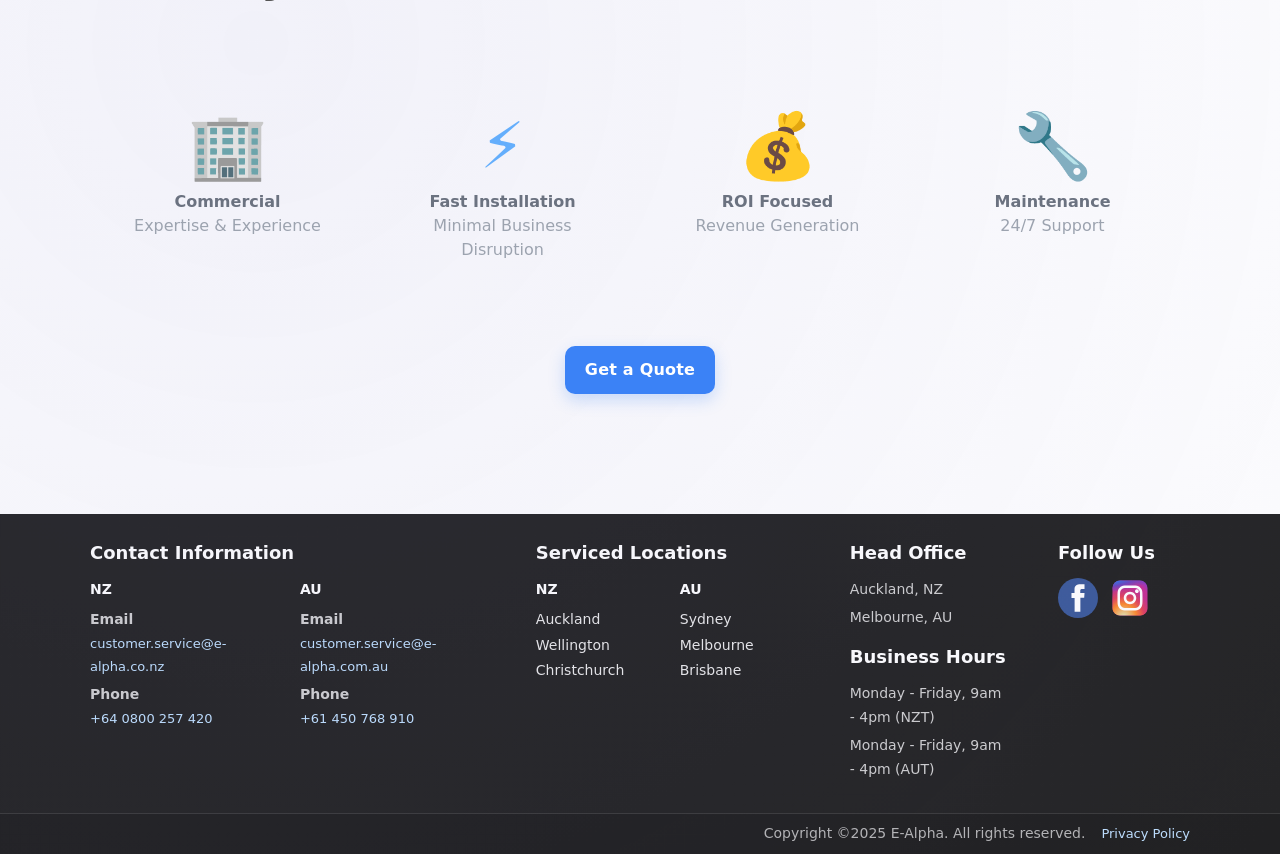
<file: business.html>
<!DOCTYPE html>
<html lang="en">

<head>
  <meta charset="UTF-8" />
  <meta name="viewport" content="width=device-width, initial-scale=1.0" />
  <meta name="description" content="EV charging solutions for workplaces, 
  fleets and commercial sites. Scalable hardware and managed installation by E-ALPHA." />
  <title>Business EV Charger Installations – E-Alpha</title>

  <!-- 预加载关键CSS -->
  <link rel="preload" as="style" href="assets/css/base.css">
  <link rel="preload" as="style" href="assets/css/nav.css">

  <!-- 关键CSS同步加载 -->
  <link rel="stylesheet" href="assets/css/base.css">
  <link rel="stylesheet" href="assets/css/nav.css">

  <!-- 非关键CSS异步加载 -->
  <link rel="stylesheet" href="assets/css/index.css" media="print" onload="this.media='all'">
  <link rel="stylesheet" href="assets/css/business.css" media="print" onload="this.media='all'">

</head>

<body class="gradient-background">

  <!-- 导航栏占位符 - 被动态加载 -->
  <div id="header-placeholder"></div>

  <!-- ============ Section 1：Hero（左大图 + 右暗色信息面板） ============ -->
  <section class="bus-hero">
    <div class="hero-content reveal">
      <h1 class="bus-hero-title">
        Professional EV Charging<br>
        Solutions for<br>
        Your Business<br>
        & Commercial Spaces
      </h1>

      <p class="bus-hero-sub">
        Transform your business with our professional EV charging infrastructure solutions in Auckland.
      </p>

      <div class="bus-hero-cta">
        <a href="instant-quote.html" class="btn-primary">Get a Quote</a>
        <a href="tel:0425742925" class="btn-outline">0425 742 925</a>
      </div>
    </div>
  </section>

  <!-- ============ Section 2：Intro + 大标题 + 段落 + 品牌墙 ============ -->
  <section class="bus-intro gradient-section">
    <div class="container reveal">
      <h2 class="intro-title">
        Commercial EV Charging<br>
        Infrastructure Auckland
      </h2>
      <p class="intro-lead">
        We specialize in comprehensive EV charging solutions for businesses, commercial properties,
        and multi-tenant buildings. Our professional installations ensure your customers and employees
        have reliable access to fast charging.
      </p>
      <p class="intro-text">
        From office buildings and retail centers to hotels and apartment complexes, we design and install
        EV charging infrastructure that meets your specific business needs. Our certified electricians
        ensure all installations comply with New Zealand standards and regulations.
      </p>

      <h3 class="brands-title">Automobile Brands We Work With</h3>

      <ul class="brand-logos">
        <li>
          <picture>
            <source srcset="assets/img/Automobile brand/BMW-300.avif 1x, assets/img/Automobile brand/BMW-600.avif 2x"
              type="image/avif">
            <source srcset="assets/img/Automobile brand/BMW-300.webp 1x, assets/img/Automobile brand/BMW-600.webp 2x"
              type="image/webp">
            <img src="assets/img/Automobile brand/BMW.jpg" alt="BMW" class="brand-img" loading="lazy">
          </picture>
        </li>
        <li>
          <picture>
            <source srcset="assets/img/Automobile brand/BYD-300.avif 1x, assets/img/Automobile brand/BYD-600.avif 2x"
              type="image/avif">
            <source srcset="assets/img/Automobile brand/BYD-300.webp 1x, assets/img/Automobile brand/BYD-600.webp 2x"
              type="image/webp">
            <img src="assets/img/Automobile brand/BYD.jpg" alt="BYD" class="brand-img" loading="lazy">
          </picture>
        </li>
        <li>
          <picture>
            <source
              srcset="assets/img/Automobile brand/CHANGAN-300.avif 1x, assets/img/Automobile brand/CHANGAN-600.avif 2x"
              type="image/avif">
            <source
              srcset="assets/img/Automobile brand/CHANGAN-300.webp 1x, assets/img/Automobile brand/CHANGAN-600.webp 2x"
              type="image/webp">
            <img src="assets/img/Automobile brand/CHANGAN.jpg" alt="CHANGAN" class="brand-img" loading="lazy">
          </picture>
        </li>
        <li>
          <picture>
            <source
              srcset="assets/img/Automobile brand/CHERY-300.avif 1x, assets/img/Automobile brand/CHERY-600.avif 2x"
              type="image/avif">
            <source
              srcset="assets/img/Automobile brand/CHERY-300.webp 1x, assets/img/Automobile brand/CHERY-600.webp 2x"
              type="image/webp">
            <img src="assets/img/Automobile brand/CHERY.jpg" alt="CHERY" class="brand-img" loading="lazy">
          </picture>
        </li>
        <li>
          <picture>
            <source
              srcset="assets/img/Automobile brand/DaZhong-300.avif 1x, assets/img/Automobile brand/DaZhong-600.avif 2x"
              type="image/avif">
            <source
              srcset="assets/img/Automobile brand/DaZhong-300.webp 1x, assets/img/Automobile brand/DaZhong-600.webp 2x"
              type="image/webp">
            <img src="assets/img/Automobile brand/DaZhong.jpg" alt="DaZhong" class="brand-img" loading="lazy">
          </picture>
        </li>
        <li>
          <picture>
            <source
              srcset="assets/img/Automobile brand/GAC MOTOR-300.avif 1x, assets/img/Automobile brand/GAC MOTOR-600.avif 2x"
              type="image/avif">
            <source
              srcset="assets/img/Automobile brand/GAC MOTOR-300.webp 1x, assets/img/Automobile brand/GAC MOTOR-600.webp 2x"
              type="image/webp">
            <img src="assets/img/Automobile brand/GAC MOTOR.jpg" alt="GAC MOTOR" class="brand-img" loading="lazy">
          </picture>
        </li>
        <li>
          <picture>
            <source
              srcset="assets/img/Automobile brand/GEELY-300.avif 1x, assets/img/Automobile brand/GEELY-600.avif 2x"
              type="image/avif">
            <source
              srcset="assets/img/Automobile brand/GEELY-300.webp 1x, assets/img/Automobile brand/GEELY-600.webp 2x"
              type="image/webp">
            <img src="assets/img/Automobile brand/GEELY.jpg" alt="GEELY" class="brand-img" loading="lazy">
          </picture>
        </li>
        <li>
          <picture>
            <source srcset="assets/img/Automobile brand/Gord-300.avif 1x, assets/img/Automobile brand/Gord-600.avif 2x"
              type="image/avif">
            <source srcset="assets/img/Automobile brand/Gord-300.webp 1x, assets/img/Automobile brand/Gord-600.webp 2x"
              type="image/webp">
            <img src="assets/img/Automobile brand/Gord.jpg" alt="Gord" class="brand-img" loading="lazy">
          </picture>
        </li>
        <li>
          <picture>
            <source srcset="assets/img/Automobile brand/GWM-300.avif 1x, assets/img/Automobile brand/GWM-600.avif 2x"
              type="image/avif">
            <source srcset="assets/img/Automobile brand/GWM-300.webp 1x, assets/img/Automobile brand/GWM-600.webp 2x"
              type="image/webp">
            <img src="assets/img/Automobile brand/GWM.jpg" alt="GWM" class="brand-img" loading="lazy">
          </picture>
        </li>
        <li>
          <picture>
            <source srcset="assets/img/Automobile brand/MG-300.avif 1x, assets/img/Automobile brand/MG-600.avif 2x"
              type="image/avif">
            <source srcset="assets/img/Automobile brand/MG-300.webp 1x, assets/img/Automobile brand/MG-600.webp 2x"
              type="image/webp">
            <img src="assets/img/Automobile brand/MG.jpg" alt="MG" class="brand-img" loading="lazy">
          </picture>
        </li>
        <li>
          <picture>
            <source srcset="assets/img/Automobile brand/NETA-300.avif 1x, assets/img/Automobile brand/NETA-600.avif 2x"
              type="image/avif">
            <source srcset="assets/img/Automobile brand/NETA-300.webp 1x, assets/img/Automobile brand/NETA-600.webp 2x"
              type="image/webp">
            <img src="assets/img/Automobile brand/NETA.jpg" alt="NETA" class="brand-img" loading="lazy">
          </picture>
        </li>
        <li>
          <picture>
            <source
              srcset="assets/img/Automobile brand/NISSAN-300.avif 1x, assets/img/Automobile brand/NISSAN-600.avif 2x"
              type="image/avif">
            <source
              srcset="assets/img/Automobile brand/NISSAN-300.webp 1x, assets/img/Automobile brand/NISSAN-600.webp 2x"
              type="image/webp">
            <img src="assets/img/Automobile brand/NISSAN.jpg" alt="NISSAN" class="brand-img" loading="lazy">
          </picture>
        </li>
        <li>
          <picture>
            <source
              srcset="assets/img/Automobile brand/PORSCHE-300.avif 1x, assets/img/Automobile brand/PORSCHE-600.avif 2x"
              type="image/avif">
            <source
              srcset="assets/img/Automobile brand/PORSCHE-300.webp 1x, assets/img/Automobile brand/PORSCHE-600.webp 2x"
              type="image/webp">
            <img src="assets/img/Automobile brand/PORSCHE.jpg" alt="PORSCHE" class="brand-img" loading="lazy">
          </picture>
        </li>
        <li>
          <picture>
            <source srcset="assets/img/Automobile brand/SAIC-300.avif 1x, assets/img/Automobile brand/SAIC-600.avif 2x"
              type="image/avif">
            <source srcset="assets/img/Automobile brand/SAIC-300.webp 1x, assets/img/Automobile brand/SAIC-600.webp 2x"
              type="image/webp">
            <img src="assets/img/Automobile brand/SAIC.jpg" alt="SAIC" class="brand-img" loading="lazy">
          </picture>
        </li>
        <li>
          <picture>
            <source
              srcset="assets/img/Automobile brand/TOYOYA-300.avif 1x, assets/img/Automobile brand/TOYOYA-600.avif 2x"
              type="image/avif">
            <source
              srcset="assets/img/Automobile brand/TOYOYA-300.webp 1x, assets/img/Automobile brand/TOYOYA-600.webp 2x"
              type="image/webp">
            <img src="assets/img/Automobile brand/TOYOYA.jpg" alt="TOYOTA" class="brand-img" loading="lazy">
          </picture>
        </li>
        <li>
          <picture>
            <source
              srcset="assets/img/Automobile brand/VOLVO-300.avif 1x, assets/img/Automobile brand/VOLVO-600.avif 2x"
              type="image/avif">
            <source
              srcset="assets/img/Automobile brand/VOLVO-300.webp 1x, assets/img/Automobile brand/VOLVO-600.webp 2x"
              type="image/webp">
            <img src="assets/img/Automobile brand/VOLVO.jpg" alt="VOLVO" class="brand-img" loading="lazy">
          </picture>
        </li>
      </ul>
    </div>
  </section>

  <!-- ============ Section 3：Solutions（整屏背景 + 覆盖文字） ============ -->
  <section class="bus-solutions">
    <div class="solutions-content reveal">
      <h2 class="solutions-title">
        Complete EV Charging<br>
        Infrastructure Solutions
      </h2>

      <p class="solutions-text">
        We provide end-to-end EV charging solutions including site assessment,
        electrical infrastructure upgrades, charger installation, and ongoing maintenance.
        Our solutions are designed to scale with your business growth.
      </p>

      <a class="btn-primary" href="tel:0425742925">📞 0425 742 925</a>
    </div>
  </section>


  <!-- 4：Why Choose Us -->
  <section class="bus-why">
    <div class="container">
      <h2 class="why-title reveal">Why Choose Our Business Solutions?</h2>

      <div class="why-grid">
        <div class="why-item reveal">
          <div class="why-ico">🏢</div>
          <div class="why-h">Commercial</div>
          <div class="why-p">Expertise & Experience</div>
        </div>
        <div class="why-item reveal">
          <div class="why-ico">⚡</div>
          <div class="why-h">Fast Installation</div>
          <div class="why-p">Minimal Business Disruption</div>
        </div>
        <div class="why-item reveal">
          <div class="why-ico">💰</div>
          <div class="why-h">ROI Focused</div>
          <div class="why-p">Revenue Generation</div>
        </div>
        <div class="why-item reveal">
          <div class="why-ico">🔧</div>
          <div class="why-h">Maintenance</div>
          <div class="why-p">24/7 Support</div>
        </div>
      </div>

      <div class="why-cta reveal">
        <a class="btn-primary" href="instant-quote.html">Get a Quote</a>
      </div>
    </div>
  </section>

  <!-- Footer占位符 - 被动态加载 -->
  <div id="footer-placeholder"></div>

  <script src="assets/js/nav.js" defer></script>
  <!-- <script src="assets/js/main.js" defer></script> -->
  <script src="assets/js/animation.js" defer></script>
</body>

</html>
</file>
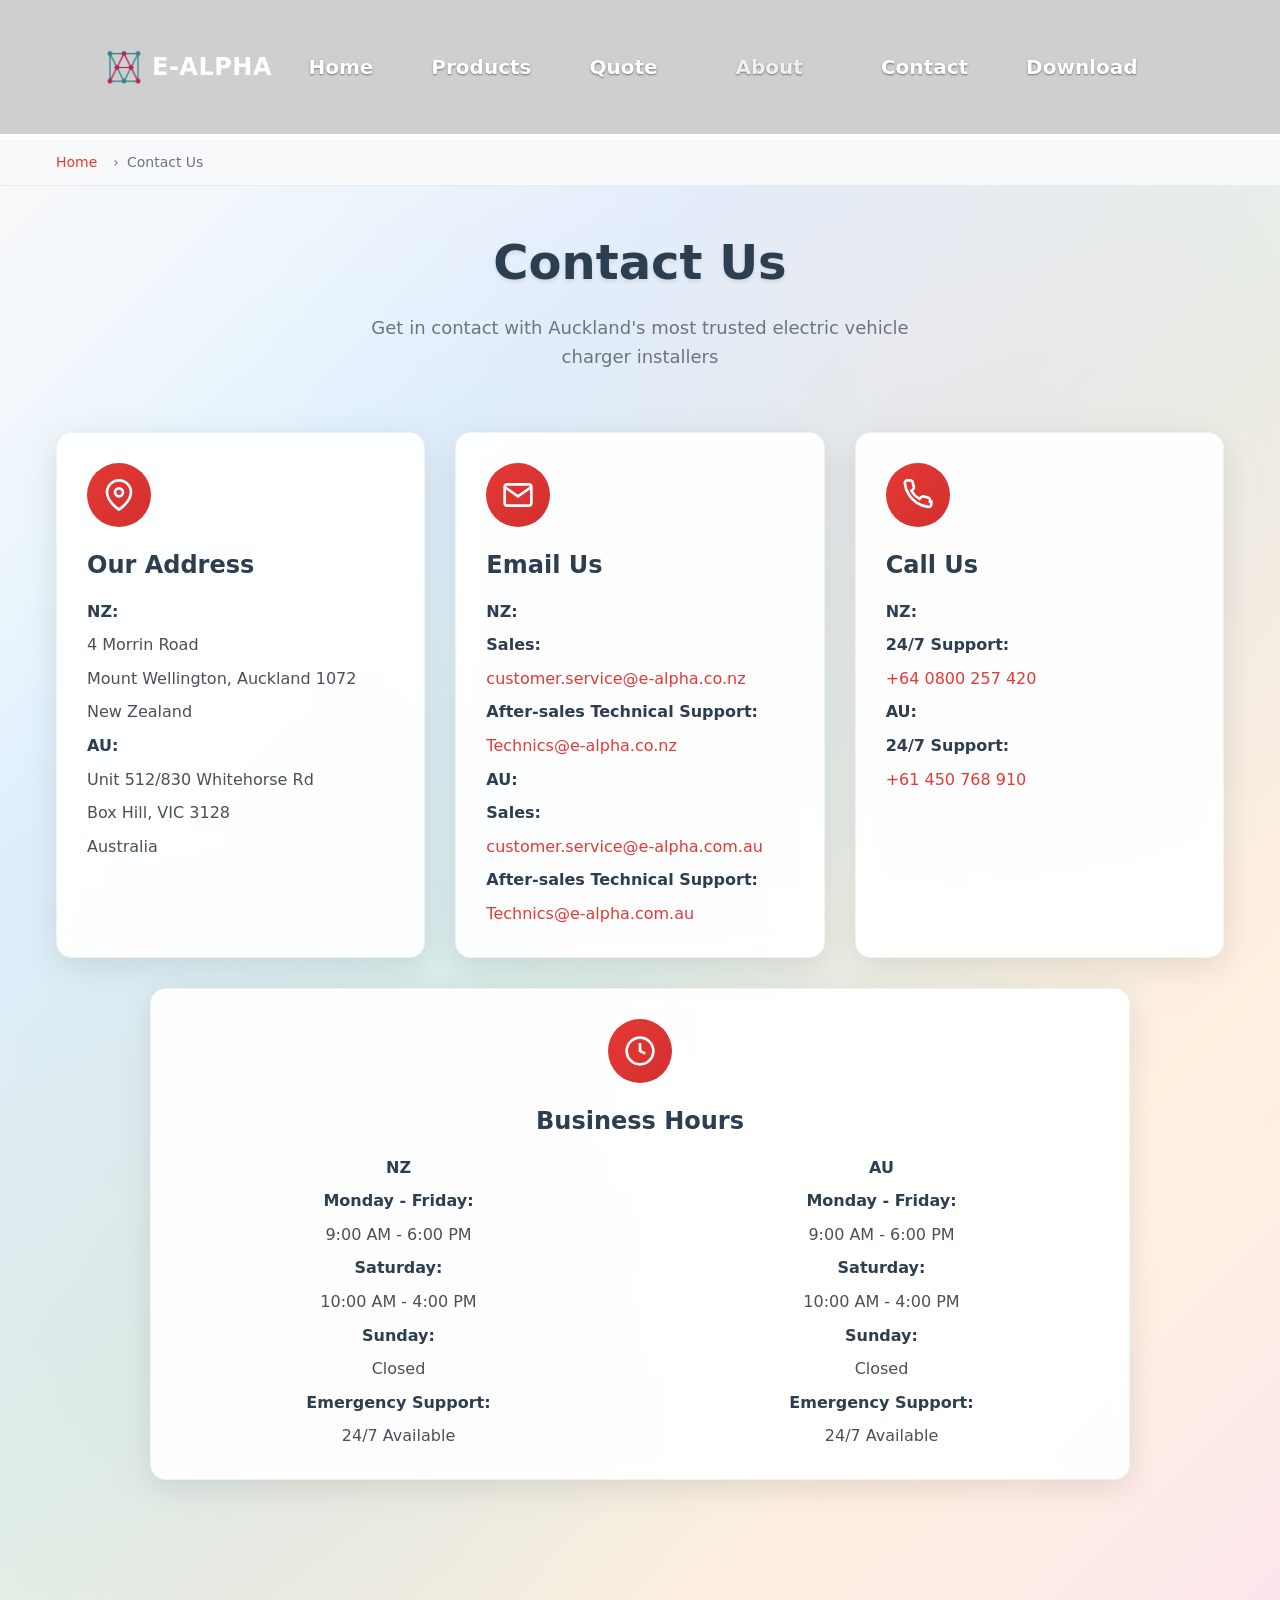
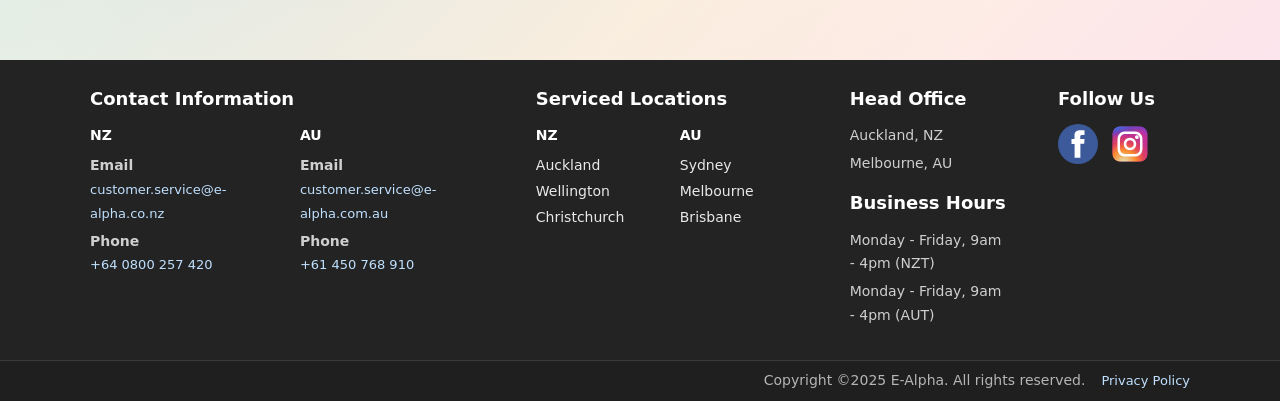
<file: contact.html>
<!DOCTYPE html>
<html lang="zh-CN">

<head>
  <meta charset="utf-8" />
  <meta name="viewport" content="width=device-width, initial-scale=1" />
  <meta name="description" content="Contact E-ALPHA for EV charger consultations, 
  pricing and installation support in New Zealand." />
  <title>Contact Us - E-ALPHA</title>
  <link rel="icon" href="assets/img/Logo.png" />
  <!-- 预加载关键CSS -->
  <link rel="preload" as="style" href="assets/css/base.css">
  <link rel="preload" as="style" href="assets/css/nav.css">

  <!-- 关键CSS同步加载 -->
  <link rel="stylesheet" href="assets/css/base.css">
  <link rel="stylesheet" href="assets/css/nav.css">

  <!-- 非关键CSS异步加载 -->
  <link rel="stylesheet" href="assets/css/contact.css" media="print" onload="this.media='all'">

</head>

<body>
  <!-- 导航栏占位符 - 将被动态加载 -->
  <div id="header-placeholder"></div>

  <!-- 页面导航 -->
  <nav class="breadcrumb" aria-label="页面导航">
    <div class="container">
      <ol class="breadcrumb-list">
        <li><a href="index.html">Home</a></li>
        <li class="current-page">Contact Us</li>
      </ol>
    </div>
  </nav>

  <!-- 联系我们主体内容 -->
  <main class="contact-main gradient-background">
    <div class="container">
      <div class="contact-header content-layer">
        <h1 class="contact-title">Contact Us</h1>
        <p class="contact-subtitle">Get in contact with Auckland's most trusted electric vehicle charger installers</p>
      </div>

      <div class="contact-content">
        <div class="contact-info-grid">
          <!-- 公司地址 -->
          <div class="contact-card contact-card--address glass-card">
            <div class="contact-card-icon">
              <svg width="32" height="32" viewBox="0 0 24 24" fill="none">
                <path d="M21 10c0 7-9 13-9 13s-9-6-9-13a9 9 0 0 1 18 0z" stroke="currentColor" stroke-width="2" />
                <circle cx="12" cy="10" r="3" stroke="currentColor" stroke-width="2" />
              </svg>
            </div>
            <h3 class="contact-card-title">Our Address</h3>
            <div class="contact-card-content">
              <p><strong>NZ:</strong></p>
              <p>4 Morrin Road</p>
              <p>Mount Wellington, Auckland 1072</p>
              <p>New Zealand</p>
              <p><strong>AU:</strong></p>
              <p>Unit 512/830 Whitehorse Rd</p>
              <p>Box Hill, VIC 3128</p>
              <p>Australia</p>
            </div>
          </div>

          <!-- 电子邮件 -->
          <div class="contact-card contact-card--email glass-card">
            <div class="contact-card-icon">
              <svg width="32" height="32" viewBox="0 0 24 24" fill="none">
                <path d="M4 4h16c1.1 0 2 .9 2 2v12c0 1.1-.9 2-2 2H4c-1.1 0-2-.9-2-2V6c0-1.1.9-2 2-2z"
                  stroke="currentColor" stroke-width="2" />
                <polyline points="22,6 12,13 2,6" stroke="currentColor" stroke-width="2" />
              </svg>
            </div>
            <h3 class="contact-card-title">Email Us</h3>
            <div class="contact-card-content">
              <!-- <p><strong>General Inquiries:</strong></p>
              <p><a href="mailto:info@e-alpha.com">service@e-alpha.com</a></p> -->

              <p><strong>NZ:</strong></p>
              <p><strong>Sales:</strong></p>
              <p><a href="mailto:sales@e-alpha.co.nz">customer.service@e-alpha.co.nz
                </a></p>

              <p><strong>After-sales Technical Support:</strong></p>
              <p><a href="mailto:support@e-alpha.co.nz">Technics@e-alpha.co.nz</a></p>

              <p><strong>AU:</strong></p>
              <p><strong>Sales:</strong></p>
              <p><a href="mailto:sales@e-alpha.com.au">customer.service@e-alpha.com.au</a></p>

              <p><strong>After-sales Technical Support:</strong></p>
              <p><a href="mailto:Technics@e-alpha.com.au">Technics@e-alpha.com.au</a></p>
            </div>
          </div>

          <!-- 电话号码 -->
          <div class="contact-card contact-card--call glass-card">
            <div class="contact-card-icon">
              <svg width="32" height="32" viewBox="0 0 24 24" fill="none">
                <path
                  d="M22 16.92V18.92C22.0011 19.1985 21.9441 19.4742 21.8325 19.7293C21.7209 19.9845 21.5573 20.2136 21.3521 20.402C21.1468 20.5903 20.9046 20.7336 20.6407 20.8227C20.3769 20.9119 20.0974 20.9451 19.82 20.92C16.7428 20.5856 13.787 19.5341 11.19 17.85C8.77382 16.3147 6.72533 14.2662 5.18999 11.85C3.49997 9.2412 2.44824 6.271 2.11999 3.18C2.095 2.90347 2.12787 2.62476 2.21649 2.36162C2.30512 2.09849 2.44756 1.85669 2.63476 1.65162C2.82196 1.44655 3.0498 1.28271 3.30379 1.17052C3.55777 1.05833 3.83233 1.00026 4.10999 1H6.10999C6.59524 0.995321 7.06572 1.16708 7.43369 1.48353C7.80166 1.79999 8.04201 2.23945 8.10999 2.72C8.23662 3.68007 8.47144 4.62273 8.80999 5.53C8.94454 5.88792 8.97366 6.27691 8.8939 6.65088C8.81415 7.02485 8.62886 7.36811 8.35999 7.64L7.08999 8.91C8.51355 11.4135 10.5865 13.4864 13.09 14.91L14.36 13.64C14.6319 13.3711 14.9751 13.1858 15.3491 13.1061C15.7231 13.0263 16.1121 13.0555 16.47 13.19C17.3773 13.5286 18.3199 13.7634 19.28 13.89C19.7658 13.9585 20.2094 14.2032 20.5265 14.5775C20.8437 14.9518 21.0122 15.4296 21 15.92V16.92Z"
                  stroke="currentColor" stroke-width="2" />
              </svg>
            </div>
            <h3 class="contact-card-title">Call Us</h3>
            <div class="contact-card-content">
              <p><strong>NZ:</strong></p>
              <p><strong>24/7 Support:</strong></p>
              <p><a href="tel:+640800257420">+64 0800 257 420</a></p>

              <p><strong>AU:</strong></p>
              <p><strong>24/7 Support:</strong></p>
              <p><a href="tel:+61450768910">+61 450 768 910</a></p>
            </div>
          </div>

          <!-- 工作时间（居中并加宽；布局由 CSS 控制，避免挤到 Call Us 后面） -->
          <div class="contact-card glass-card business-hours-card">
            <div class="contact-card-icon">
              <svg width="32" height="32" viewBox="0 0 24 24" fill="none">
                <circle cx="12" cy="12" r="10" stroke="currentColor" stroke-width="2" />
                <polyline points="12,6 12,12 16,14" stroke="currentColor" stroke-width="2" />
              </svg>
            </div>
            <h3 class="contact-card-title">Business Hours</h3>
            <div class="contact-card-content">
              <div class="business-hours-row" aria-label="Business hours by region">
                <div class="business-hours-group">
                  <p class="business-hours-region"><strong>NZ</strong></p>
                  <p><strong>Monday - Friday:</strong></p>
                  <p>9:00 AM - 6:00 PM</p>

                  <p><strong>Saturday:</strong></p>
                  <p>10:00 AM - 4:00 PM</p>

                  <p><strong>Sunday:</strong></p>
                  <p>Closed</p>

                  <p><strong>Emergency Support:</strong></p>
                  <p>24/7 Available</p>
                </div>

                <div class="business-hours-group">
                  <p class="business-hours-region"><strong>AU</strong></p>
                  <p><strong>Monday - Friday:</strong></p>
                  <p>9:00 AM - 6:00 PM</p>

                  <p><strong>Saturday:</strong></p>
                  <p>10:00 AM - 4:00 PM</p>

                  <p><strong>Sunday:</strong></p>
                  <p>Closed</p>

                  <p><strong>Emergency Support:</strong></p>
                  <p>24/7 Available</p>
                </div>
              </div>
            </div>
          </div>
        </div>

      </div>
    </div>
  </main>

  <!-- Footer占位符 - 被动态加载 -->
  <div id="footer-placeholder"></div>

  <script src="assets/js/nav.js" defer></script>

</body>

</html>
</file>
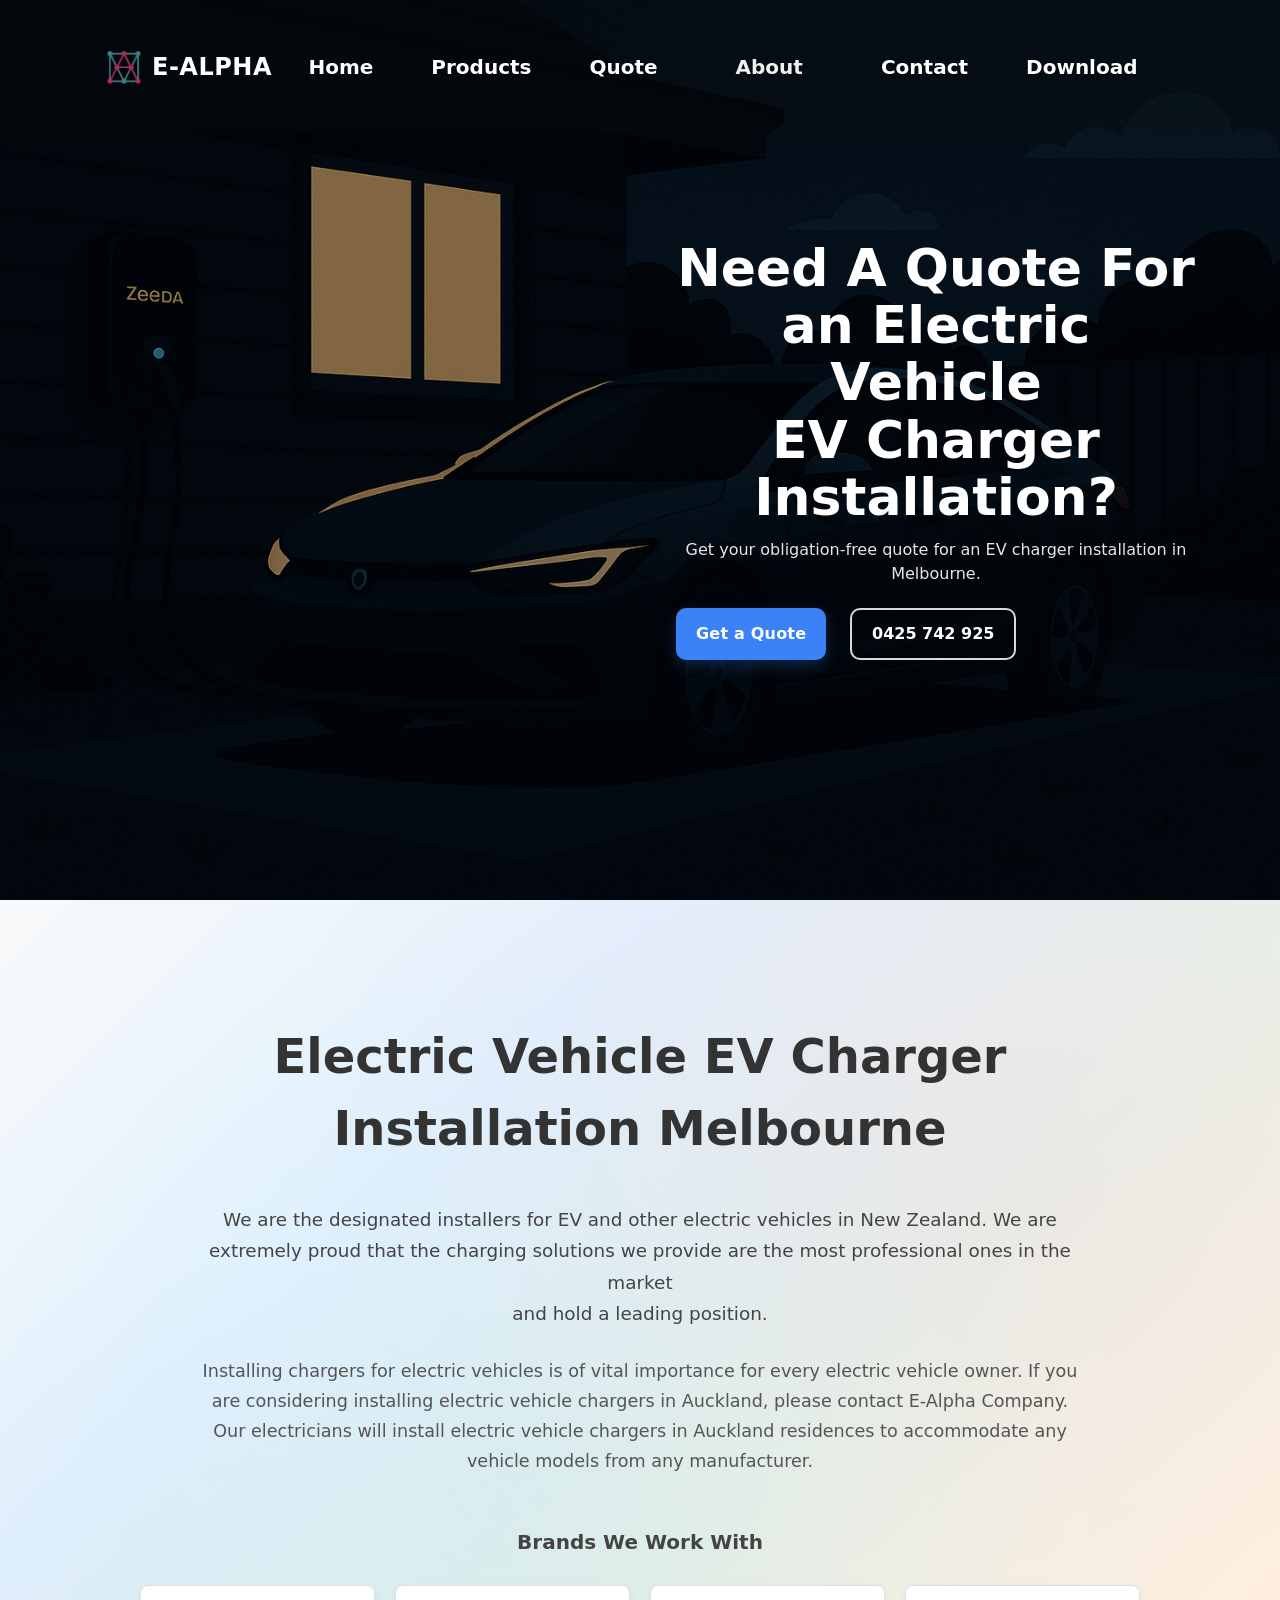
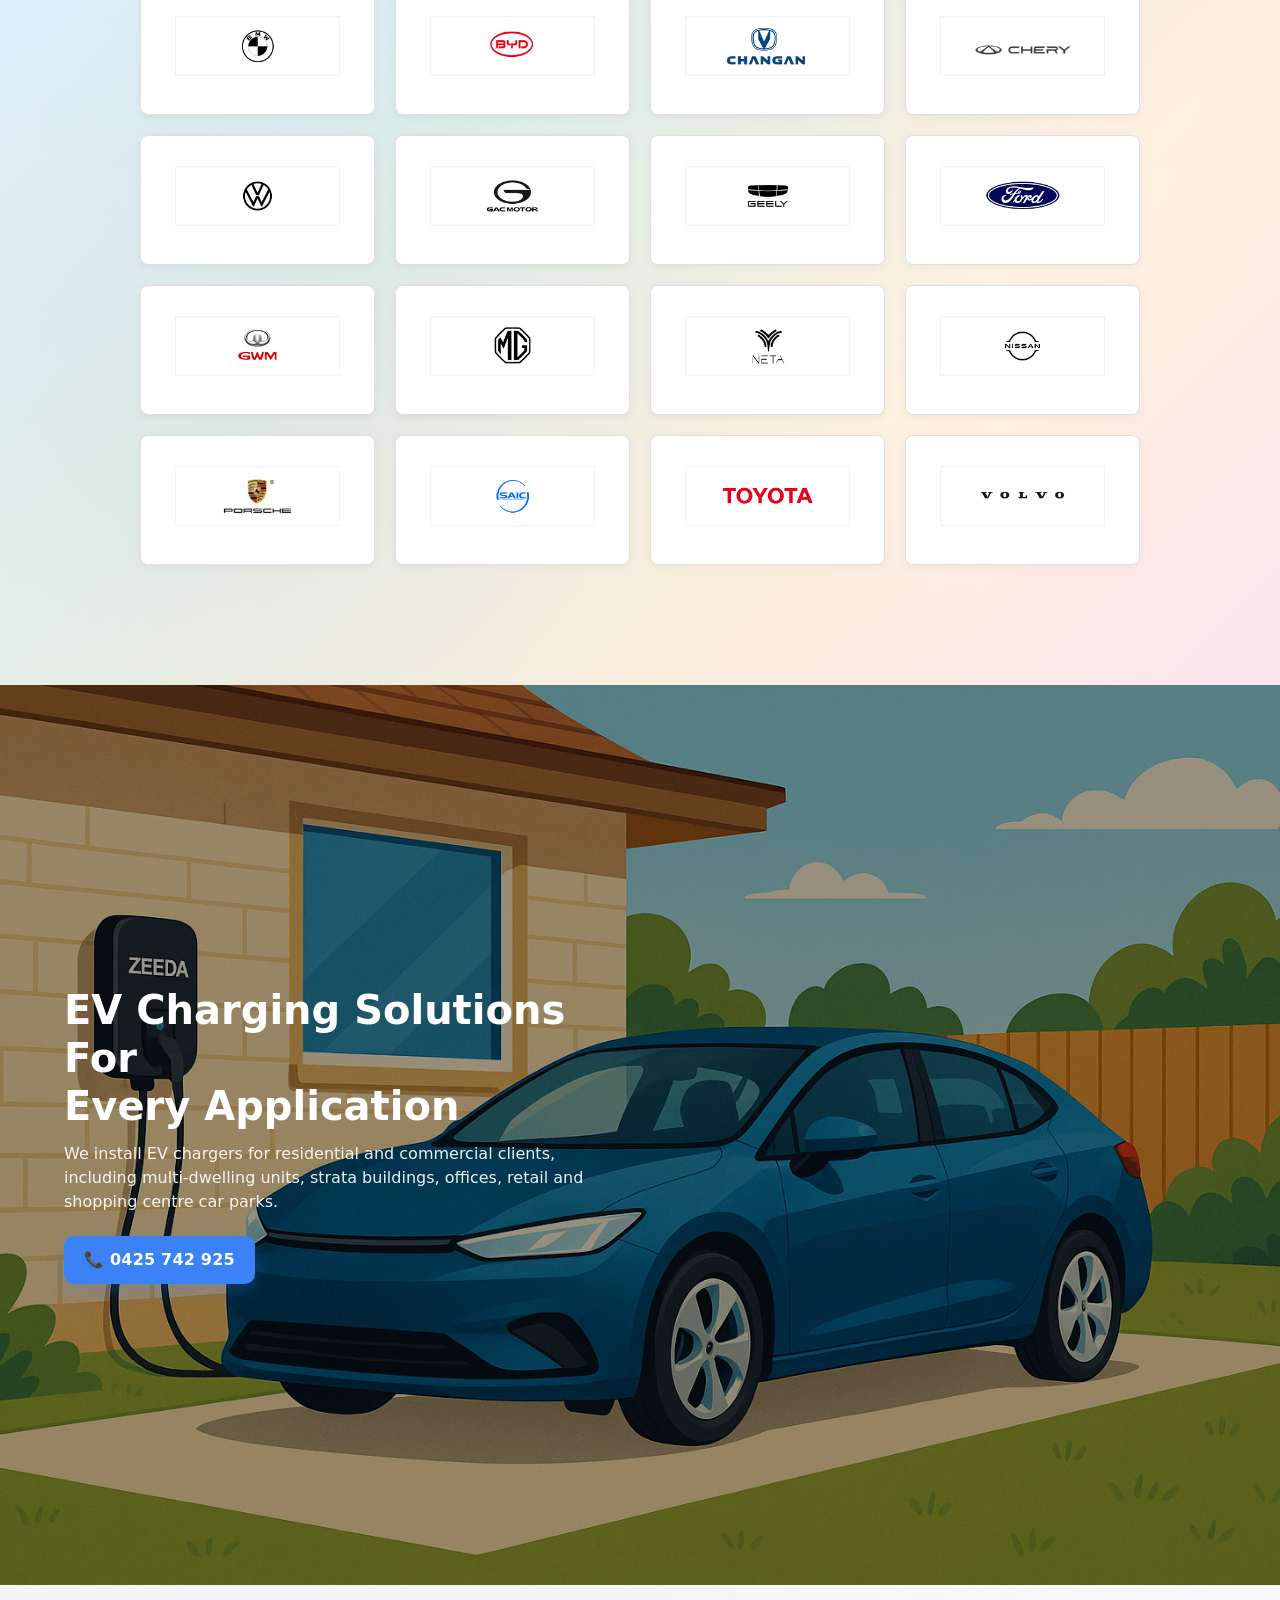
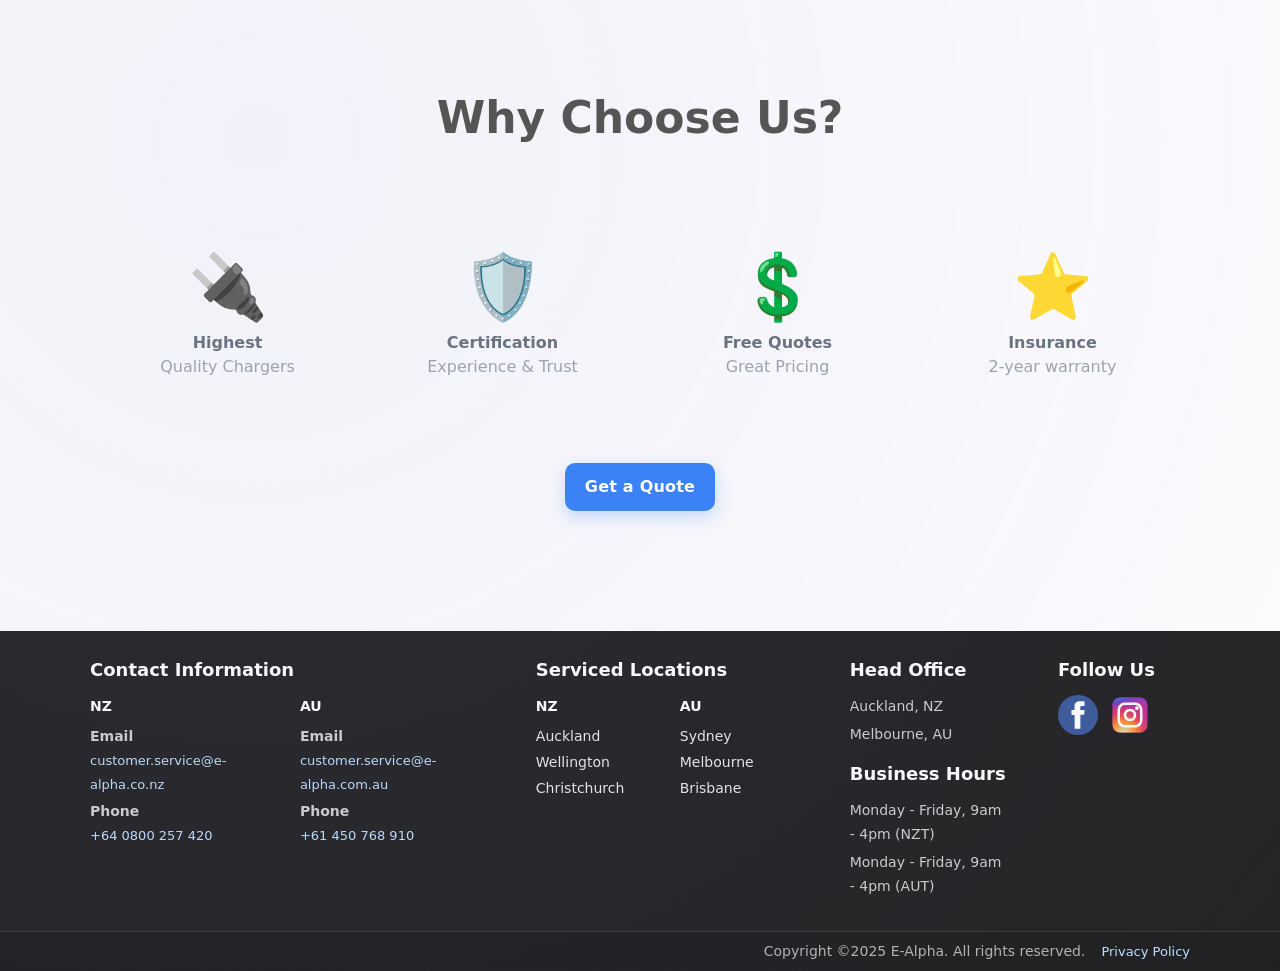
<file: domestic.html>
<!DOCTYPE html>
<html lang="en">

<head>
  <meta charset="UTF-8" />
  <meta name="viewport" content="width=device-width, initial-scale=1.0" />
  <meta name="description" content="Home EV charger installation across New Zealand—site assessment, 
  safe wiring and clean setup by E-ALPHA." />
  <title>Domestic EV Charger Installations – E-Alpha</title>

  <!-- 预加载关键CSS -->
  <link rel="preload" as="style" href="assets/css/base.css">
  <link rel="preload" as="style" href="assets/css/nav.css">

  <!-- 关键CSS同步加载 -->
  <link rel="stylesheet" href="assets/css/base.css">
  <link rel="stylesheet" href="assets/css/nav.css">

  <!-- 非关键CSS异步加载 -->
  <link rel="stylesheet" href="assets/css/index.css" media="print" onload="this.media='all'">
  <link rel="stylesheet" href="assets/css/domestic.css" media="print" onload="this.media='all'">

</head>

<body class="gradient-background">

  <!-- 导航栏占位符 - 被动态加载 -->
  <div id="header-placeholder"></div>

  <!-- ============ Section 1：Hero（左大图 + 右暗色信息面板） ============ -->
  <section class="dom-hero">
    <div class="hero-content reveal">
      <h1 class="dom-hero-title">
        Need A Quote For<br>
        an Electric Vehicle<br>
        EV Charger<br>
        Installation?
      </h1>

      <p class="dom-hero-sub">
        Get your obligation-free quote for an EV charger installation in Melbourne.
      </p>

      <div class="dom-hero-cta">
        <a href="instant-quote.html" class="btn-primary">Get a Quote</a>
        <a href="tel:0425742925" class="btn-outline">0425 742 925</a>
      </div>
    </div>
  </section>

  <!-- ============ Section 2：Intro + 大标题 + 段落 + 品牌墙 ============ -->
  <section class="dom-intro gradient-section">
    <div class="container reveal">
      <h2 class="intro-title">
        Electric Vehicle EV Charger<br>
        Installation Melbourne
      </h2>
      <p class="intro-lead">
        We are the designated installers for EV and other electric vehicles in New Zealand.
        We are extremely proud that the charging solutions we provide are the most professional ones in the market
        <br>and hold a leading position.
      </p>
      <p class="intro-text">
        Installing chargers for electric vehicles is of vital importance for every electric vehicle owner.
        If you are considering installing electric vehicle chargers in Auckland, please contact E-Alpha Company.<br>
        Our electricians will install electric vehicle chargers in Auckland residences to
        accommodate any vehicle models from any manufacturer.
      </p>

      <h3 class="brands-title">Brands We Work With</h3>

      <div class="brand-logos">
        <div class="brand-item">
          <picture>
            <source srcset="assets/img/Automobile brand/BMW-300.avif 1x, assets/img/Automobile brand/BMW-600.avif 2x"
              type="image/avif">
            <source srcset="assets/img/Automobile brand/BMW-300.webp 1x, assets/img/Automobile brand/BMW-600.webp 2x"
              type="image/webp">
            <img src="assets/img/Automobile brand/BMW.jpg" alt="BMW" loading="lazy" />
          </picture>
        </div>
        <div class="brand-item">
          <picture>
            <source srcset="assets/img/Automobile brand/BYD-300.avif 1x, assets/img/Automobile brand/BYD-600.avif 2x"
              type="image/avif">
            <source srcset="assets/img/Automobile brand/BYD-300.webp 1x, assets/img/Automobile brand/BYD-600.webp 2x"
              type="image/webp">
            <img src="assets/img/Automobile brand/BYD.jpg" alt="BYD" loading="lazy" />
          </picture>
        </div>
        <div class="brand-item">
          <picture>
            <source
              srcset="assets/img/Automobile brand/CHANGAN-300.avif 1x, assets/img/Automobile brand/CHANGAN-600.avif 2x"
              type="image/avif">
            <source
              srcset="assets/img/Automobile brand/CHANGAN-300.webp 1x, assets/img/Automobile brand/CHANGAN-600.webp 2x"
              type="image/webp">
            <img src="assets/img/Automobile brand/CHANGAN.jpg" alt="CHANGAN" loading="lazy" />
          </picture>
        </div>
        <div class="brand-item">
          <picture>
            <source
              srcset="assets/img/Automobile brand/CHERY-300.avif 1x, assets/img/Automobile brand/CHERY-600.avif 2x"
              type="image/avif">
            <source
              srcset="assets/img/Automobile brand/CHERY-300.webp 1x, assets/img/Automobile brand/CHERY-600.webp 2x"
              type="image/webp">
            <img src="assets/img/Automobile brand/CHERY.jpg" alt="CHERY" loading="lazy" />
          </picture>
        </div>
        <div class="brand-item">
          <picture>
            <source
              srcset="assets/img/Automobile brand/DaZhong-300.avif 1x, assets/img/Automobile brand/DaZhong-600.avif 2x"
              type="image/avif">
            <source
              srcset="assets/img/Automobile brand/DaZhong-300.webp 1x, assets/img/Automobile brand/DaZhong-600.webp 2x"
              type="image/webp">
            <img src="assets/img/Automobile brand/DaZhong.jpg" alt="DaZhong" loading="lazy" />
          </picture>
        </div>
        <div class="brand-item">
          <picture>
            <source
              srcset="assets/img/Automobile brand/GAC MOTOR-300.avif 1x, assets/img/Automobile brand/GAC MOTOR-600.avif 2x"
              type="image/avif">
            <source
              srcset="assets/img/Automobile brand/GAC MOTOR-300.webp 1x, assets/img/Automobile brand/GAC MOTOR-600.webp 2x"
              type="image/webp">
            <img src="assets/img/Automobile brand/GAC MOTOR.jpg" alt="GAC MOTOR" loading="lazy" />
          </picture>
        </div>
        <div class="brand-item">
          <picture>
            <source
              srcset="assets/img/Automobile brand/GEELY-300.avif 1x, assets/img/Automobile brand/GEELY-600.avif 2x"
              type="image/avif">
            <source
              srcset="assets/img/Automobile brand/GEELY-300.webp 1x, assets/img/Automobile brand/GEELY-600.webp 2x"
              type="image/webp">
            <img src="assets/img/Automobile brand/GEELY.jpg" alt="GEELY" loading="lazy" />
          </picture>
        </div>
        <div class="brand-item">
          <picture>
            <source srcset="assets/img/Automobile brand/Gord-300.avif 1x, assets/img/Automobile brand/Gord-600.avif 2x"
              type="image/avif">
            <source srcset="assets/img/Automobile brand/Gord-300.webp 1x, assets/img/Automobile brand/Gord-600.webp 2x"
              type="image/webp">
            <img src="assets/img/Automobile brand/Gord.jpg" alt="Gord" loading="lazy" />
          </picture>
        </div>
        <div class="brand-item">
          <picture>
            <source srcset="assets/img/Automobile brand/GWM-300.avif 1x, assets/img/Automobile brand/GWM-600.avif 2x"
              type="image/avif">
            <source srcset="assets/img/Automobile brand/GWM-300.webp 1x, assets/img/Automobile brand/GWM-600.webp 2x"
              type="image/webp">
            <img src="assets/img/Automobile brand/GWM.jpg" alt="GWM" loading="lazy" />
          </picture>
        </div>
        <div class="brand-item">
          <picture>
            <source srcset="assets/img/Automobile brand/MG-300.avif 1x, assets/img/Automobile brand/MG-600.avif 2x"
              type="image/avif">
            <source srcset="assets/img/Automobile brand/MG-300.webp 1x, assets/img/Automobile brand/MG-600.webp 2x"
              type="image/webp">
            <img src="assets/img/Automobile brand/MG.jpg" alt="MG" loading="lazy" />
          </picture>
        </div>
        <div class="brand-item">
          <picture>
            <source srcset="assets/img/Automobile brand/NETA-300.avif 1x, assets/img/Automobile brand/NETA-600.avif 2x"
              type="image/avif">
            <source srcset="assets/img/Automobile brand/NETA-300.webp 1x, assets/img/Automobile brand/NETA-600.webp 2x"
              type="image/webp">
            <img src="assets/img/Automobile brand/NETA.jpg" alt="NETA" loading="lazy" />
          </picture>
        </div>
        <div class="brand-item">
          <picture>
            <source
              srcset="assets/img/Automobile brand/NISSAN-300.avif 1x, assets/img/Automobile brand/NISSAN-600.avif 2x"
              type="image/avif">
            <source
              srcset="assets/img/Automobile brand/NISSAN-300.webp 1x, assets/img/Automobile brand/NISSAN-600.webp 2x"
              type="image/webp">
            <img src="assets/img/Automobile brand/NISSAN.jpg" alt="NISSAN" loading="lazy" />
          </picture>
        </div>
        <div class="brand-item">
          <picture>
            <source
              srcset="assets/img/Automobile brand/PORSCHE-300.avif 1x, assets/img/Automobile brand/PORSCHE-600.avif 2x"
              type="image/avif">
            <source
              srcset="assets/img/Automobile brand/PORSCHE-300.webp 1x, assets/img/Automobile brand/PORSCHE-600.webp 2x"
              type="image/webp">
            <img src="assets/img/Automobile brand/PORSCHE.jpg" alt="PORSCHE" loading="lazy" />
          </picture>
        </div>
        <div class="brand-item">
          <picture>
            <source srcset="assets/img/Automobile brand/SAIC-300.avif 1x, assets/img/Automobile brand/SAIC-600.avif 2x"
              type="image/avif">
            <source srcset="assets/img/Automobile brand/SAIC-300.webp 1x, assets/img/Automobile brand/SAIC-600.webp 2x"
              type="image/webp">
            <img src="assets/img/Automobile brand/SAIC.jpg" alt="SAIC" loading="lazy" />
          </picture>
        </div>
        <div class="brand-item">
          <picture>
            <source
              srcset="assets/img/Automobile brand/TOYOYA-300.avif 1x, assets/img/Automobile brand/TOYOYA-600.avif 2x"
              type="image/avif">
            <source
              srcset="assets/img/Automobile brand/TOYOYA-300.webp 1x, assets/img/Automobile brand/TOYOYA-600.webp 2x"
              type="image/webp">
            <img src="assets/img/Automobile brand/TOYOYA.jpg" alt="TOYOTA" loading="lazy" />
          </picture>
        </div>
        <div class="brand-item">
          <picture>
            <source
              srcset="assets/img/Automobile brand/VOLVO-300.avif 1x, assets/img/Automobile brand/VOLVO-600.avif 2x"
              type="image/avif">
            <source
              srcset="assets/img/Automobile brand/VOLVO-300.webp 1x, assets/img/Automobile brand/VOLVO-600.webp 2x"
              type="image/webp">
            <img src="assets/img/Automobile brand/VOLVO.jpg" alt="VOLVO" loading="lazy" />
          </picture>
        </div>
      </div>
    </div>
  </section>

  <!-- ============ Section 3：Solutions（整屏背景 + 覆盖文字） ============ -->
  <section class="dom-solutions">
    <div class="solutions-content reveal">
      <h2 class="solutions-title">
        EV Charging Solutions For<br>
        Every Application
      </h2>

      <p class="solutions-text">
        We install EV chargers for residential and commercial clients,
        including multi-dwelling units, strata buildings, offices,
        retail and shopping centre car parks.
      </p>

      <a class="btn-primary" href="tel:0425742925">📞 0425 742 925</a>
    </div>
  </section>


  <!-- 4：Why Choose Us -->
  <section class="dom-why">
    <div class="container">
      <h2 class="why-title reveal">Why Choose Us?</h2>

      <div class="why-grid">
        <div class="why-item reveal">
          <div class="why-ico">🔌</div>
          <div class="why-h">Highest </div>
          <div class="why-p">Quality Chargers</div>
        </div>
        <div class="why-item reveal">
          <div class="why-ico">🛡️</div>
          <div class="why-h">Certification</div>
          <div class="why-p">Experience & Trust</div>
        </div>
        <div class="why-item reveal">
          <div class="why-ico">💲</div>
          <div class="why-h">Free Quotes</div>
          <div class="why-p">Great Pricing</div>
        </div>
        <div class="why-item reveal">
          <div class="why-ico">⭐</div>
          <div class="why-h">Insurance</div>
          <div class="why-p">2-year warranty</div>
        </div>
      </div>

      <div class="why-cta reveal">
        <a class="btn-primary" href="instant-quote.html">Get a Quote</a>
      </div>
    </div>
  </section>

  <!-- Footer占位符 - 被动态加载 -->
  <div id="footer-placeholder"></div>

  <script src="assets/js/nav.js" defer></script>
  <!-- <script src="assets/js/main.js" defer></script> -->
  <script src="assets/js/animation.js" defer></script>
</body>

</html>
</file>
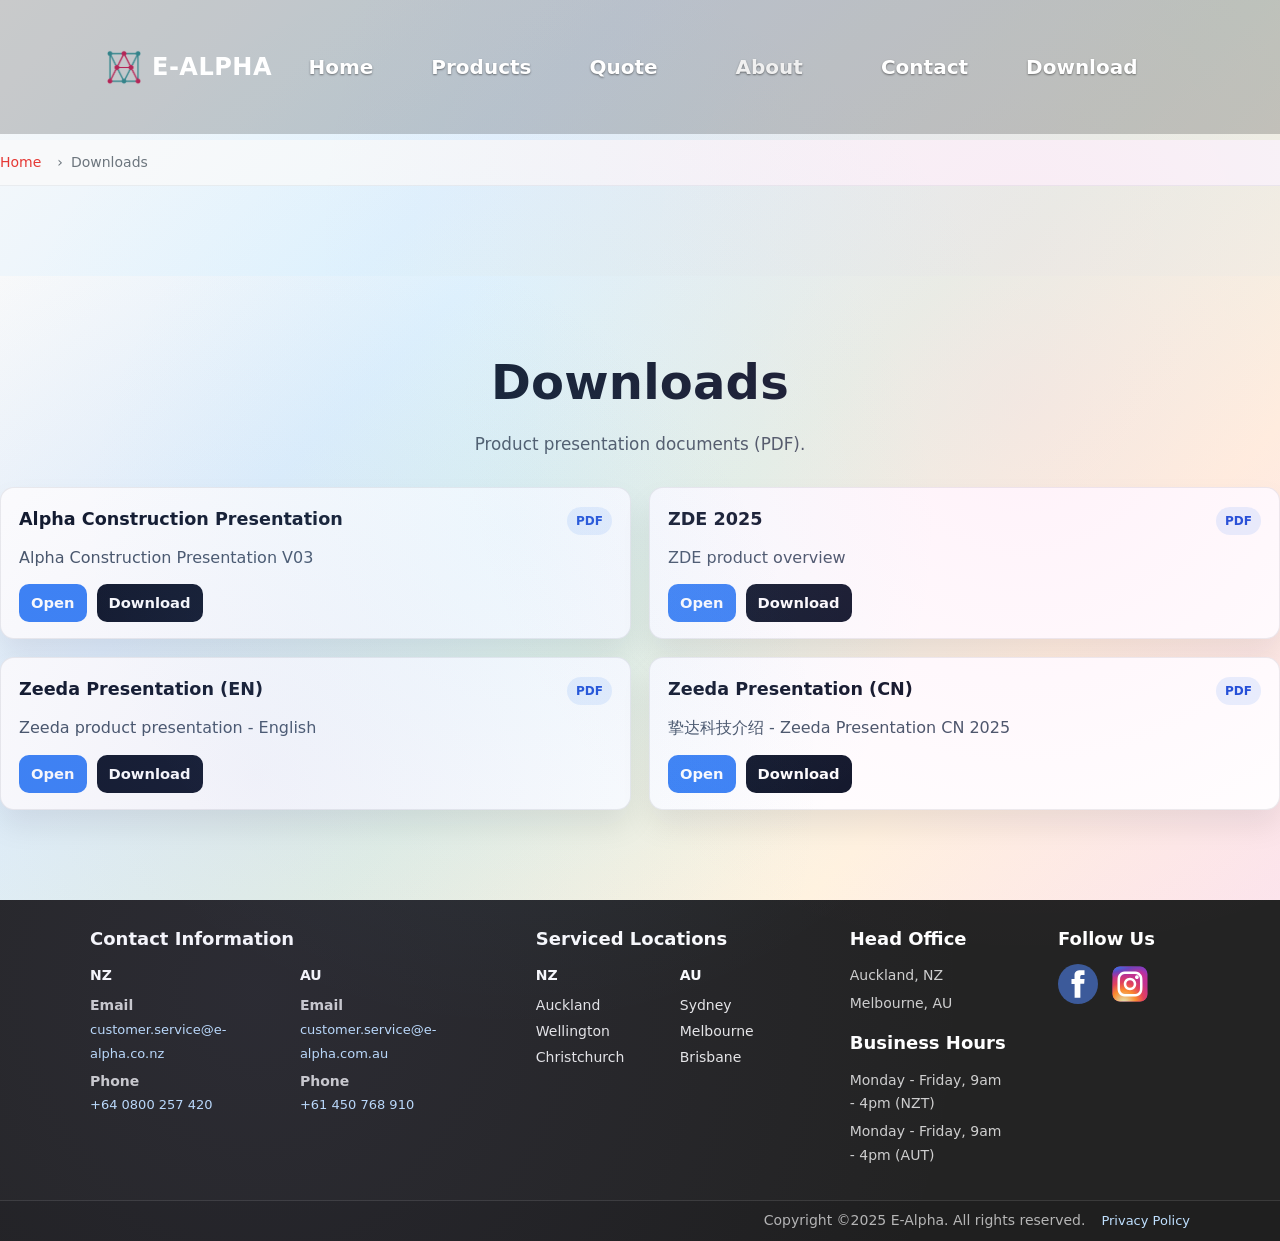
<file: download.html>
<!DOCTYPE html>
<html lang="zh-CN">

<head>
  <meta charset="UTF-8" />
  <meta name="viewport" content="width=device-width, initial-scale=1.0" />
  <meta name="description" content="Download product presentation documents from E-ALPHA." />
  <title>Downloads - E-ALPHA</title>
  <link rel="icon" href="assets/img/Logo.png" />

  <link rel="stylesheet" href="assets/css/base.css">
  <link rel="stylesheet" href="assets/css/nav.css">
  <link rel="stylesheet" href="assets/css/download.css">
</head>

<body class="gradient-background">
  <div id="header-placeholder"></div>

  <nav class="breadcrumb" aria-label="页面导航">
    <div class="container">
      <ol class="breadcrumb-list">
        <li><a href="index.html">Home</a></li>
        <li class="current-page">Downloads</li>
      </ol>
    </div>
  </nav>

  <main>
    <section class="downloads-section gradient-section">
      <div class="container">
        <div class="downloads-head reveal">
          <h1 class="downloads-title">Downloads</h1>
          <p class="downloads-subtitle">Product presentation documents (PDF).</p>
        </div>

        <div class="downloads-grid" role="list">
          <article class="download-card" role="listitem">
            <div class="download-card-head">
              <h2 class="download-name">Alpha Construction Presentation</h2>
              <span class="download-tag">PDF</span>
            </div>
            <p class="download-desc">Alpha Construction Presentation V03</p>
            <div class="download-actions">
              <a class="download-link" href="assets/docs/download/Alpha%20Construction%20Presentation%20V03.pdf"
                target="_blank" rel="noopener">Open</a>
              <a class="download-link is-secondary"
                href="assets/docs/download/Alpha%20Construction%20Presentation%20V03.pdf" download>Download</a>
            </div>
          </article>

          <article class="download-card" role="listitem">
            <div class="download-card-head">
              <h2 class="download-name">ZDE 2025</h2>
              <span class="download-tag">PDF</span>
            </div>
            <p class="download-desc">ZDE product overview</p>
            <div class="download-actions">
              <a class="download-link" href="assets/docs/download/ZDE%202025.pdf" target="_blank"
                rel="noopener">Open</a>
              <a class="download-link is-secondary" href="assets/docs/download/ZDE%202025.pdf" download>Download</a>
            </div>
          </article>

          <article class="download-card" role="listitem">
            <div class="download-card-head">
              <h2 class="download-name">Zeeda Presentation (EN)</h2>
              <span class="download-tag">PDF</span>
            </div>
            <p class="download-desc">Zeeda product presentation - English</p>
            <div class="download-actions">
              <a class="download-link" href="assets/docs/download/Zeeda%20Presentation-en.pdf" target="_blank"
                rel="noopener">Open</a>
              <a class="download-link is-secondary" href="assets/docs/download/Zeeda%20Presentation-en.pdf"
                download>Download</a>
            </div>
          </article>

          <article class="download-card" role="listitem">
            <div class="download-card-head">
              <h2 class="download-name">Zeeda Presentation (CN)</h2>
              <span class="download-tag">PDF</span>
            </div>
            <p class="download-desc">挚达科技介绍 - Zeeda Presentation CN 2025</p>
            <div class="download-actions">
              <a class="download-link"
                href="assets/docs/download/%E6%8C%9A%E8%BE%BE%E7%A7%91%E6%8A%80%E4%BB%8B%E7%BB%8D-Zeeda%20Presentation-CN-2025.pdf"
                target="_blank" rel="noopener">Open</a>
              <a class="download-link is-secondary"
                href="assets/docs/download/%E6%8C%9A%E8%BE%BE%E7%A7%91%E6%8A%80%E4%BB%8B%E7%BB%8D-Zeeda%20Presentation-CN-2025.pdf"
                download>Download</a>
            </div>
          </article>
        </div>
      </div>
    </section>
  </main>

  <div id="footer-placeholder"></div>

  <script src="assets/js/nav.js" defer></script>
  <script src="assets/js/animation.js" defer></script>
</body>

</html>
</file>
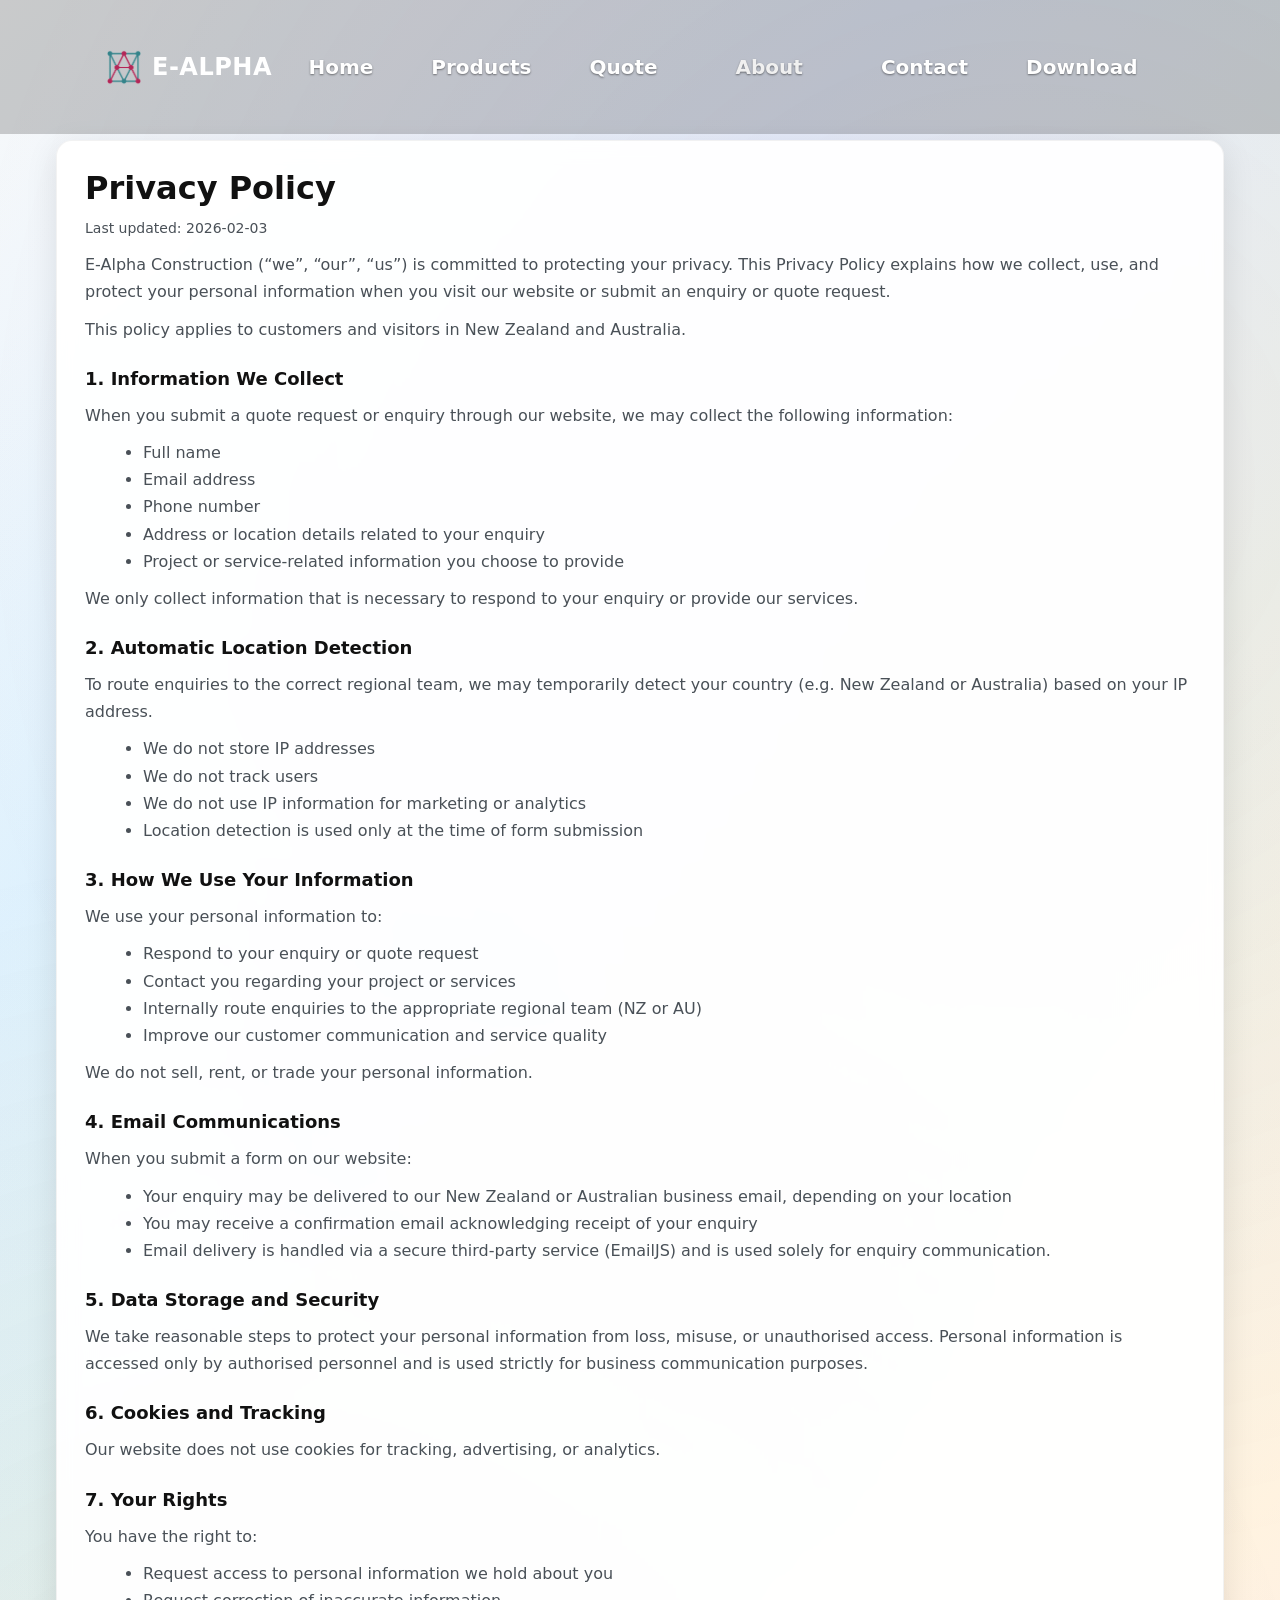
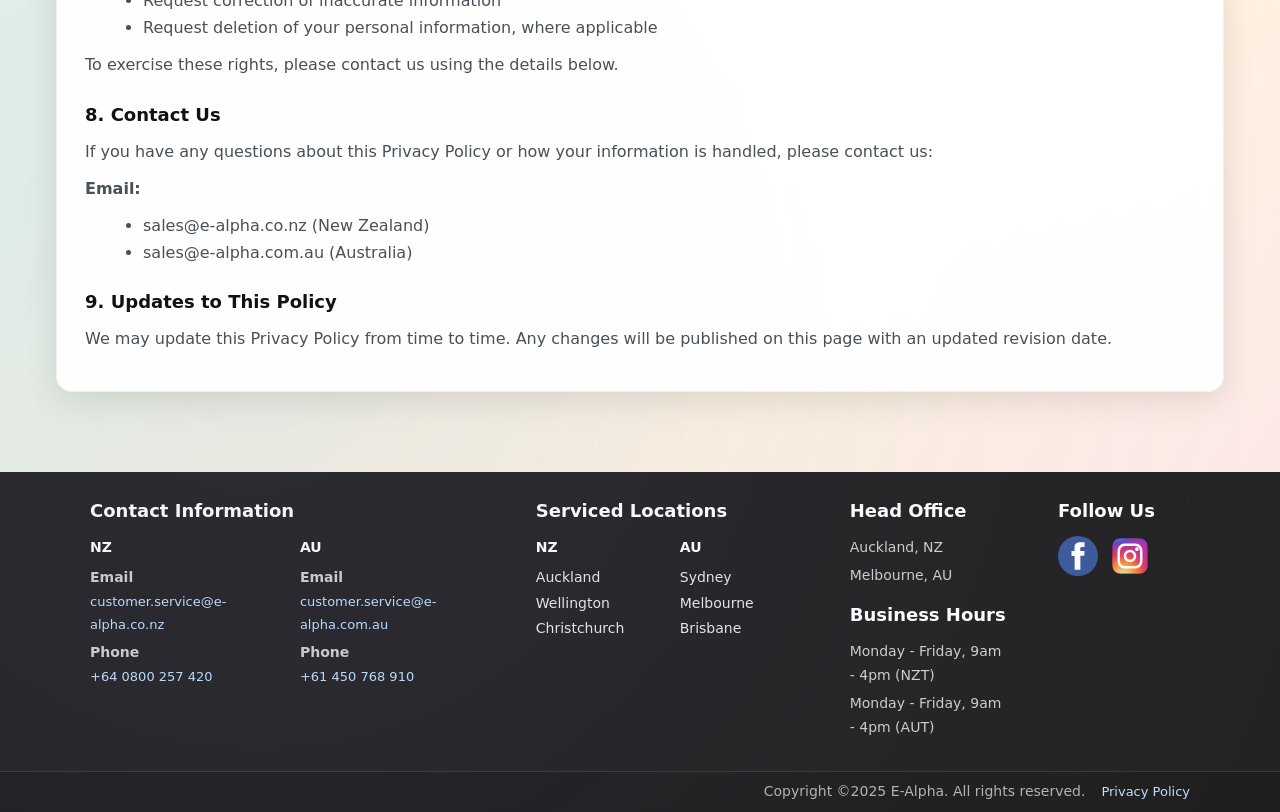
<file: privacy-policy.html>
<!DOCTYPE html>
<html lang="en">

<head>
  <meta charset="utf-8" />
  <meta name="viewport" content="width=device-width, initial-scale=1" />
  <meta name="description"
    content="E-Alpha Construction privacy policy: what information we collect, how we use it, and how to contact us." />
  <title>Privacy Policy - E-ALPHA</title>

  <link rel="icon" href="assets/img/Logo.png" />

  <!-- 预加载关键资源 -->
  <link rel="preload" as="style" href="assets/css/base.css">
  <link rel="preload" as="style" href="assets/css/nav.css">
  <link rel="preload" as="script" href="assets/js/nav.js">

  <!-- 关键CSS同步加载 -->
  <link rel="stylesheet" href="assets/css/base.css">
  <link rel="stylesheet" href="assets/css/nav.css">

  <!-- 非关键CSS异步加载 -->
  <link rel="stylesheet" href="assets/css/styles.css" media="print" onload="this.media='all'">
  <link rel="stylesheet" href="assets/css/privacy-policy.css" media="print" onload="this.media='all'">
</head>

<body class="gradient-background">
  <!-- 导航栏占位符 - 被动态加载 -->
  <div id="header-placeholder"></div>

  <main class="privacy-policy-main">
    <div class="container content-layer">
      <section class="glass-card privacy-card" aria-labelledby="pp-title">
        <h1 id="pp-title">Privacy Policy</h1>
        <p class="privacy-updated">Last updated: 2026-02-03</p>

        <p>
          E-Alpha Construction (“we”, “our”, “us”) is committed to protecting your privacy. This Privacy Policy explains
          how we collect, use, and protect your personal information when you visit our website or submit an enquiry or
          quote request.
        </p>
        <p>This policy applies to customers and visitors in New Zealand and Australia.</p>

        <h2>1. Information We Collect</h2>
        <p>When you submit a quote request or enquiry through our website, we may collect the following information:</p>
        <ul>
          <li>Full name</li>
          <li>Email address</li>
          <li>Phone number</li>
          <li>Address or location details related to your enquiry</li>
          <li>Project or service-related information you choose to provide</li>
        </ul>
        <p>We only collect information that is necessary to respond to your enquiry or provide our services.</p>

        <h2>2. Automatic Location Detection</h2>
        <p>
          To route enquiries to the correct regional team, we may temporarily detect your country (e.g. New Zealand or
          Australia) based on your IP address.
        </p>
        <ul>
          <li>We do not store IP addresses</li>
          <li>We do not track users</li>
          <li>We do not use IP information for marketing or analytics</li>
          <li>Location detection is used only at the time of form submission</li>
        </ul>

        <h2>3. How We Use Your Information</h2>
        <p>We use your personal information to:</p>
        <ul>
          <li>Respond to your enquiry or quote request</li>
          <li>Contact you regarding your project or services</li>
          <li>Internally route enquiries to the appropriate regional team (NZ or AU)</li>
          <li>Improve our customer communication and service quality</li>
        </ul>
        <p>We do not sell, rent, or trade your personal information.</p>

        <h2>4. Email Communications</h2>
        <p>When you submit a form on our website:</p>
        <ul>
          <li>Your enquiry may be delivered to our New Zealand or Australian business email, depending on your location
          </li>
          <li>You may receive a confirmation email acknowledging receipt of your enquiry</li>
          <li>
            Email delivery is handled via a secure third-party service (EmailJS) and is used solely for enquiry
            communication.
          </li>
        </ul>

        <h2>5. Data Storage and Security</h2>
        <p>
          We take reasonable steps to protect your personal information from loss, misuse, or unauthorised access.
          Personal information is accessed only by authorised personnel and is used strictly for business communication
          purposes.
        </p>

        <h2>6. Cookies and Tracking</h2>
        <p>Our website does not use cookies for tracking, advertising, or analytics.</p>

        <h2>7. Your Rights</h2>
        <p>You have the right to:</p>
        <ul>
          <li>Request access to personal information we hold about you</li>
          <li>Request correction of inaccurate information</li>
          <li>Request deletion of your personal information, where applicable</li>
        </ul>
        <p>To exercise these rights, please contact us using the details below.</p>

        <h2>8. Contact Us</h2>
        <div class="privacy-contact">
          <p>If you have any questions about this Privacy Policy or how your information is handled, please contact us:
          </p>
          <p><strong>Email:</strong></p>
          <ul>
            <li><a href="mailto:sales@e-alpha.co.nz">sales@e-alpha.co.nz</a> (New Zealand)</li>
            <li><a href="mailto:sales@e-alpha.com.au">sales@e-alpha.com.au</a> (Australia)</li>
          </ul>
        </div>

        <h2>9. Updates to This Policy</h2>
        <p>
          We may update this Privacy Policy from time to time. Any changes will be published on this page with an
          updated revision date.
        </p>
      </section>
    </div>
  </main>

  <!-- Footer占位符 - 被动态加载 -->
  <div id="footer-placeholder"></div>

  <script src="assets/js/nav.js" defer></script>
</body>

</html>
</file>
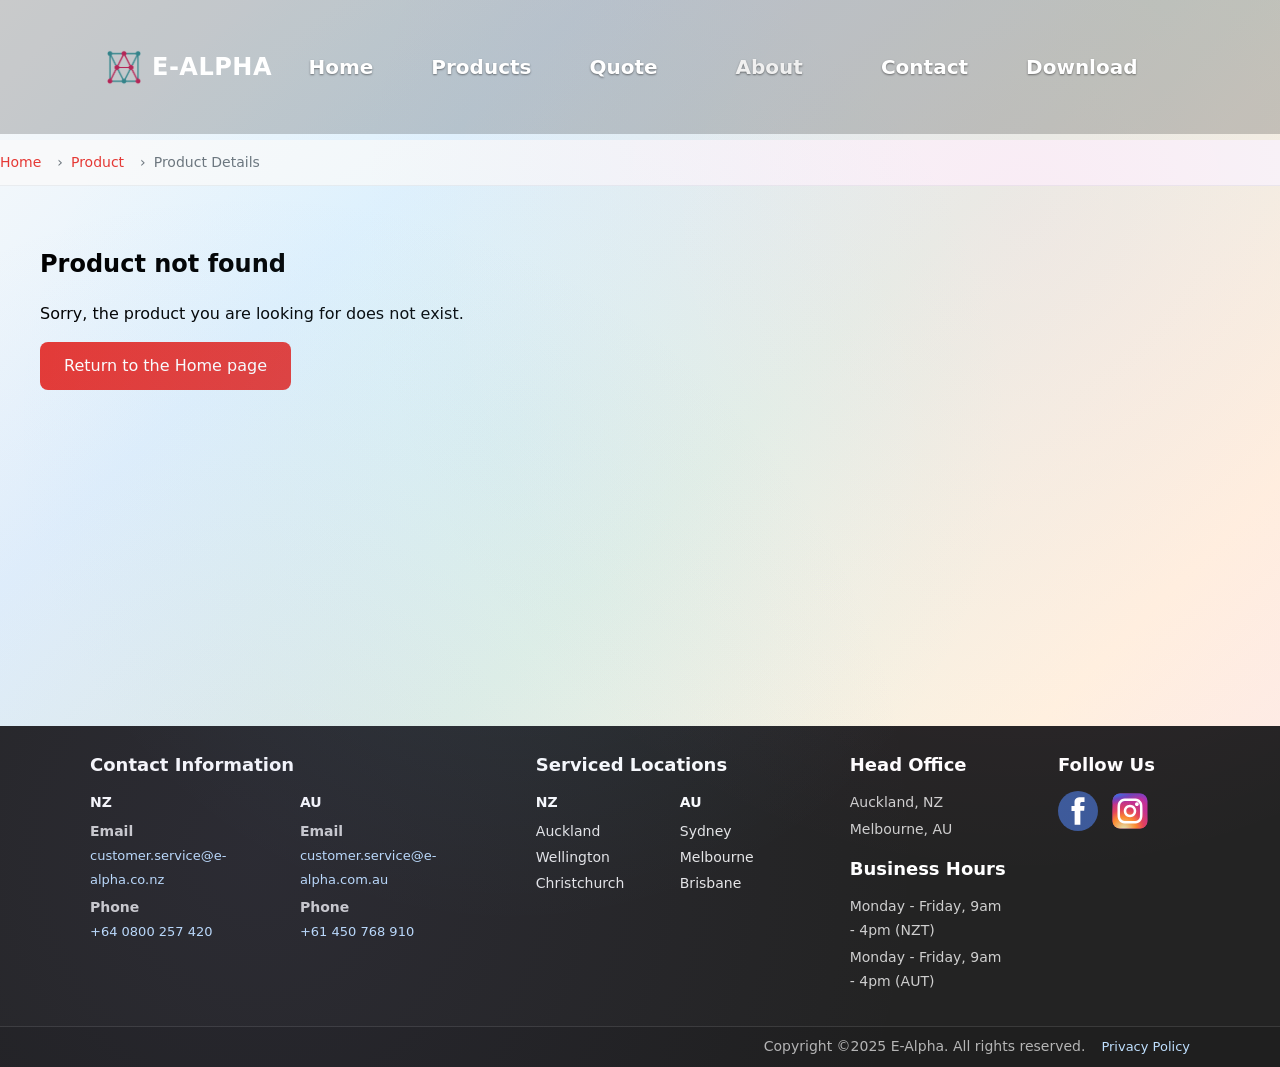
<file: product-detail.html>
<!DOCTYPE html>
<html lang="zh-CN">

<head>
  <meta charset="utf-8" />
  <meta name="viewport" content="width=device-width, initial-scale=1" />
  <meta name="description" content="Detailed specs, features and installation options for 
  this E-ALPHA EV charger. Get a quote and schedule installation." />
  <title>Product Detail - E-ALPHA</title>
  <link rel="icon" href="assets/img/Logo.png" />
  <!-- 预加载关键CSS -->
  <link rel="preload" as="style" href="assets/css/base.css">
  <link rel="preload" as="style" href="assets/css/nav.css">

  <!-- 关键CSS同步加载 -->
  <link rel="stylesheet" href="assets/css/base.css">
  <link rel="stylesheet" href="assets/css/nav.css">

  <!-- 非关键CSS异步加载 -->
  <link rel="stylesheet" href="assets/css/product-detail.css" media="print" onload="this.media='all'">

</head>

<body class="gradient-background">
  <!-- 导航栏占位符 - 将被动态加载 -->
  <div id="header-placeholder"></div>

  <!-- 产品导航 -->
  <nav class="breadcrumb" aria-label="产品导航">
    <div class="container">
      <ol class="breadcrumb-list">
        <li><a href="index.html">Home</a></li>
        <li><a href="#" onclick="history.back()">Product</a></li>
        <li class="current-page" id="breadcrumb-product">Product Details</li>
      </ol>
    </div>
  </nav>

  <!-- 产品详情主体 -->
  <main class="product-detail-main">
    <div class="container">
      <div class="product-detail-container" id="product-content">
        <!-- 产品内容将通过JavaScript动态加载 -->
        <div class="loading">
          <p>Loading product information...</p>
        </div>
      </div>
    </div>
  </main>

  <!-- 产品数据模板 -->
  <script type="application/json" id="product-data">
  {
    "g74": {
      "name": "G SERIES – 7.4kW 32A Single Phase EV Charger",
      "model": "G SERIES",
      "brief": "Compact single‑phase charger with optional connectivity and RFID.",
      "price": "Request a quote",
      "image": "assets/img/7.4-G.png",
      "imageAvif": "assets/img/7.4-G.avif",
      "imageWebp": "assets/img/7.4-G.webp",
      "gallery": ["assets/img/7.4-G.png"],
      "description": "A compact single‑phase EV charger designed for indoor or outdoor installation. It supports optional WiFi/4G/Bluetooth connectivity and RFID access, with multiple built‑in protections for safe everyday use.",
      "specifications": {
        "Technical specifications": {
          "Power": "7.4kW; 3.7kW option",
          "Voltage": "AC230V",
          "Rated Input Current": "32A; 16A option",
          "Operating Frequency": "50Hz",
          "Phase": "Single Phase",
          "IP Rating": "IP55",
          "Altitude": "≤2000m",
          "Relative Humidity": "5%~95% No Condensation",
          "Operating Temperature": "-25℃~+50℃",
          "Storage Temperature": "-40℃~+85℃",
          "Leakage Protection Current": "DC 6mA, AC30mA",
          "Leakage Protection Time": "≤0.1s",
          "Cable Length": "7m",
          "Connector Power Line Contact": "AC 277V, 40A",
          "Functions": "WiFi, 4G, Bluetooth, RFID (with 2 RFID cards)",
          "Communication Protocol": "OCPP1.6JSON",
          "APP Available": "Yes",
          "Product Size": "310×214×90mm",
          "Net Weight": "3.5kg"
        }
      },
      "features": [
        "CCS2 EV car compatible",
        "Single phase with optional 3.7kW or 7.4kW AC charging",
        "IP55 rated for indoor/outdoor applications",
        "Optional wireless connection with WiFi/4G/Bluetooth for commercial applications",
        "Optional RFID function for residential applications",
        "Optional wall-mounted installation or pedestal installation to suit different site needs",
        "Compact design for easy carry and installation",
        "Multiple protections for safe use"
      ]
    },
    "k74": {
      "name": "K SERIES – 7.4kW 32A Single Phase EV Charger",
      "model": "K SERIES",
      "brief": "Single‑phase EV charger with max IP66 rating and multiple protections.",
      "price": "Request a quote",
      "image": "assets/img/7.4-K.png",
      "imageAvif": "assets/img/7.4-K.avif",
      "imageWebp": "assets/img/7.4-K.webp",
      "gallery": ["assets/img/7.4-K.png"],
      "description": "A single‑phase EV charger for indoor or outdoor installation with max IP66 rating. Optional WiFi/4G/Bluetooth connectivity and RFID are available, plus multiple built‑in protections for safe everyday charging.",
      "specifications": {
        "Technical specifications": {
          "Power": "7.4kW; 3.7kW option",
          "Voltage": "AC 230V for EU; AC165-265V for US",
          "Rated Input Current": "32A; 16A option",
          "Operating Frequency": "40~60Hz",
          "Phase": "Single Phase",
          "IP Rating": "IP66 for Shell, IP55 for Gun",
          "Altitude": "≤4000m",
          "Relative Humidity": "5%~95% No Condensation",
          "Operating Temperature": "-20℃~+65℃(EU); -40℃~+65℃(US)",
          "Storage Temperature": "-40℃~+85℃",
          "Leakage Protection Current": "DC 6mA, AC30mA",
          "Leakage Protection Time": "≤0.1s",
          "Cable Length": "7m",
          "Connector Power Line Contact": "AC 277V, 32A",
          "Functions": "WiFi, 4G, Bluetooth, RFID (with 2 RFID cards)",
          "Communication Protocol": "OCPP1.6JSON",
          "APP Available": "Yes",
          "Product Size": "420×251×145mm",
          "Net Weight": "4.56kg"
        }
      },
      "features": [
        "CCS2 EV car compatible",
        "Single phase with optional 3.7kW or 7.4kW AC charging",
        "Max IP66 rated for indoor/outdoor applications",
        "Optional wireless connection with WiFi/4G/Bluetooth for commercial applications",
        "Optional RFID function for community application",
        "Compact design for easy carry and installation",
        "Optional wall-mounted installation or pedestal installation",
        "Multiple protections for safe use"
      ]
    },
    "e22": {
      "name": "E SERIES – 22kW 32A Three Phases EV Charger",
      "model": "E SERIES",
      "brief": "Three‑phase EV charger with optional 11kW or 22kW AC charging.",
      "price": "Request a quote",
      "image": "assets/img/22kw.png",
      "imageAvif": "assets/img/22kw.avif",
      "imageWebp": "assets/img/22kw.webp",
      "gallery": ["assets/img/22kw.png"],
      "description": "A three‑phase EV charger designed for indoor or outdoor installation. It supports optional 11kW or 22kW AC charging, with optional WiFi connectivity and RFID, plus multiple built‑in protections for safe everyday use.",
      "specifications": {
        "Technical specifications": {
          "Power": "22kW; 11kW option",
          "Voltage": "AC 400V",
          "Rated Input Current": "32A; 16A option",
          "Operating Frequency": "50Hz",
          "Phase": "Three Phases",
          "IP Rating": "IP55",
          "Altitude": "≤2000m",
          "Related Temperature": "5%~95% No Condensation",
          "Operating Temperature": "-20℃~+50℃",
          "Storage Temperature": "-40℃~+85℃",
          "Leakage Protection Current": "DC 6mA, AC 30mA",
          "Leakage Protection Time": "≤0.1s",
          "Cable Length": "7m",
          "Connector Power Line Contact": "AC 400V, 63A",
          "Functions": "WiFi, 4G, Bluetooth, RFID (with 2 RFID cards)",
          "Communication Protocol": "OCPP1.6JSON (for WiFi Option Only)",
          "APP Available": "Yes",
          "Product Size": "473×290×160mm",
          "Net Weight": "8kg"
        }
      },
      "features": [
        "CCS2 EV car compatible",
        "Three phases with optional 11kW or 22kW AC charging",
        "Max IP55 rated for indoor/outdoor applications",
        "Optional wireless connection with WiFi function for commercial application",
        "Optional RFID function for residential application",
        "Optional wall-mounted installation or pedestal installation for different installation demand",
        "Compact design for easy carry and installation",
        "Multiple protections for safe use"
      ]
    },
    "t35": {
      "name": "T SERIES – 3.5kW 16A Portable EV Charger",
      "model": "T SERIES",
      "brief": "Compact portable single‑phase EV charger for plug‑in charging.",
      "price": "Request a quote",
      "image": "assets/img/3.5kw.png",
      "imageAvif": "assets/img/3.5kw.avif",
      "imageWebp": "assets/img/3.5kw.webp",
      "gallery": ["assets/img/3.5kw.png"],
      "description": "A compact portable EV charger for indoor or outdoor applications. Single‑phase 3.5kW AC charging with plug‑in & charge operation, multiple protections for safe use, and optional plug types for different countries.",
      "specifications": {
        "Technical specifications": {
          "Power": "3.5kW",
          "Voltage": "AC 230V",
          "Rated Input Current": "Up to 16A",
          "Operating Frequency": "50Hz",
          "Phase": "Single Phase",
          "IP Rating": "IP55",
          "Altitude": "≤2000m",
          "Related Temperature": "5%~95% No Condensation",
          "Operating Temperature": "-20℃~+50℃",
          "Storage Temperature": "+30℃~+70℃",
          "Leakage Protection Current": "DC 6mA, AC 30mA",
          "Leakage Protection Time": "≤0.1s",
          "Cable Length": "5m",
          "Functions": "Plug-in&Charge",
          "Product Size": "100×230×67mm",
          "Net Weight": "3kg"
        }
      },
      "features": [
        "CCS2 EV car compatible",
        "IP55 rated for indoor/outdoor applications",
        "Compact design for easy take",
        "Single phase with 3.5kW AC charging",
        "Plug-in and charge with multiple protections for safe use",
        "Optional plug types for different countries"
      ]
    },
    "dc60": {
      "name": "DC J-LINE – 60kW",
      "model": "DC J-LINE",
      "brief": "High-performance DC charging in a compact form factor.",
      "price": "Request a quote",
      "image": "assets/img/60kw.png",
      "imageAvif": "assets/img/60kw.avif",
      "imageWebp": "assets/img/60kw.webp",
      "gallery": ["assets/img/60kw.png"],
      "description": "High-performance charging in a compact form factor, offering an affordable solution compatible with all EVs. Flexible installation options — wall-mounted or pedestal-mounted — suit both commercial and residential settings.",
      "specifications": {
        "Technical specifications": {
          "Power": "60kW",
          "Input Voltage": "Three phase, 400VAC±15% TN-S",
          "Frequency": "45~65 Hz",
          "Max Output Current": "CCS2:200A CHAdeMO:125A",
          "Operating Temperature": "-30℃~+50℃",
          "Relative Humidity": "5-95%, without condensation",
          "Ingress Protection": "IP54",
          "Cooling Method": "Forced Air-Cooling",
          "Network Connection": "4G/Ethernet",
          "Communication Protocols": "OCPP 1.6J or OCPP 2.0.1",
          "Screen": "8\" LCD Touch Screen",
          "Cable Length": "Base 5 or 7 meter cable, with optional length selection",
          "Dimensions (W*D*H)": "690*357*1686mm",
          "Packing Size (W*D*H)": "Charger:1250*1024*742mm Column:740*680*1878mm",
          "Weight (including outer packaging)": "Charger:216.5kg, Column:107kg",
          "Payment": "APP/RFID/POS(Optional)",
          "Language": "Supports multiple language customization"
        }
      },
      "features": [
        "Good value: high-performance charging in a compact form factor",
        "Compact design with flexible wall-mounted or pedestal-mounted installation",
        "8-inch LCD touchscreen with bright 800-nit display and auto dimming",
        "Small footprint design for space-efficient installation",
        "Easy on-site setup with convenient maintenance",
        "Flexible payments via mobile app, RFID card, or POS machine (optional)",
        "Protections: undervoltage/overvoltage/DC overcurrent/over-temperature/SPD/emergency stop/ground"
      ]
    }
  }
  </script>

  <!-- Footer占位符 - 被动态加载 -->
  <div id="footer-placeholder"></div>

  <script src="assets/js/nav.js" defer></script>
  <!-- <script src="assets/js/main.js"></script> -->
  <script src="assets/js/product-detail.js" defer></script>
</body>

</html>
</file>
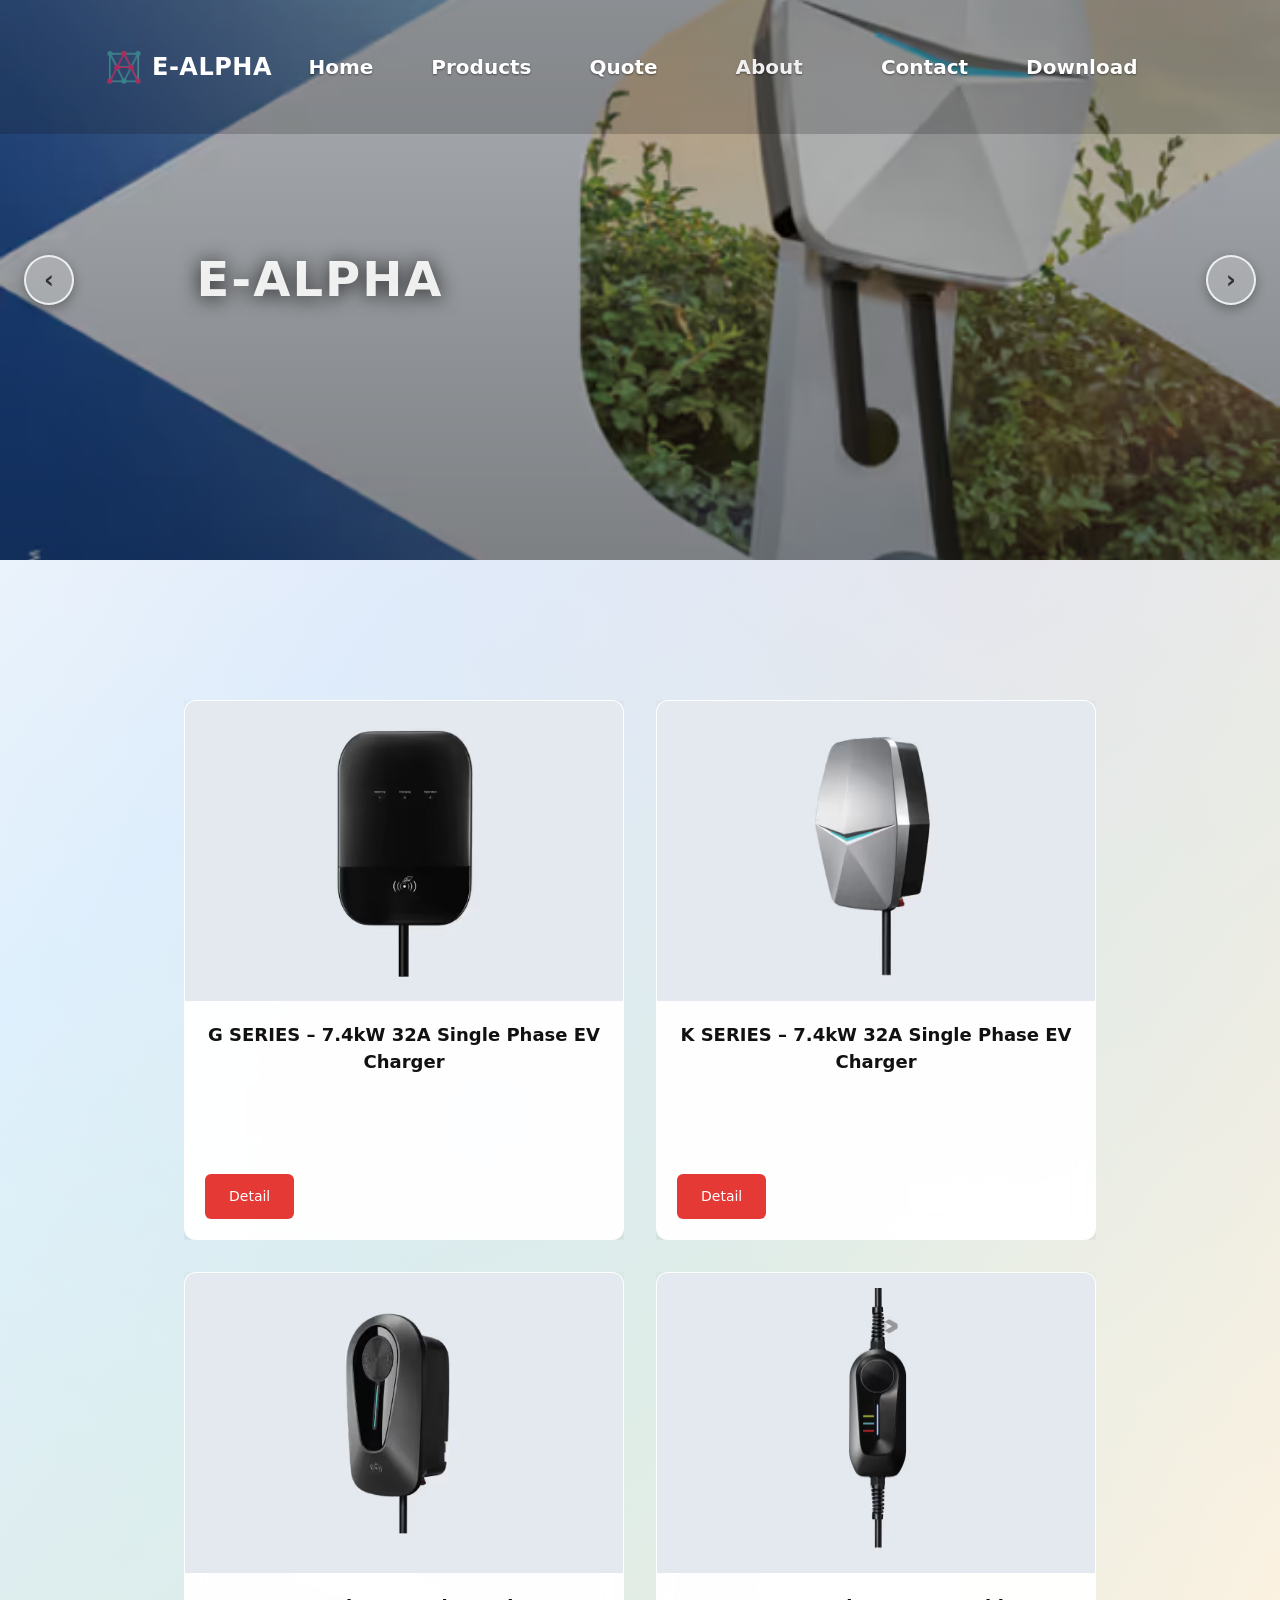
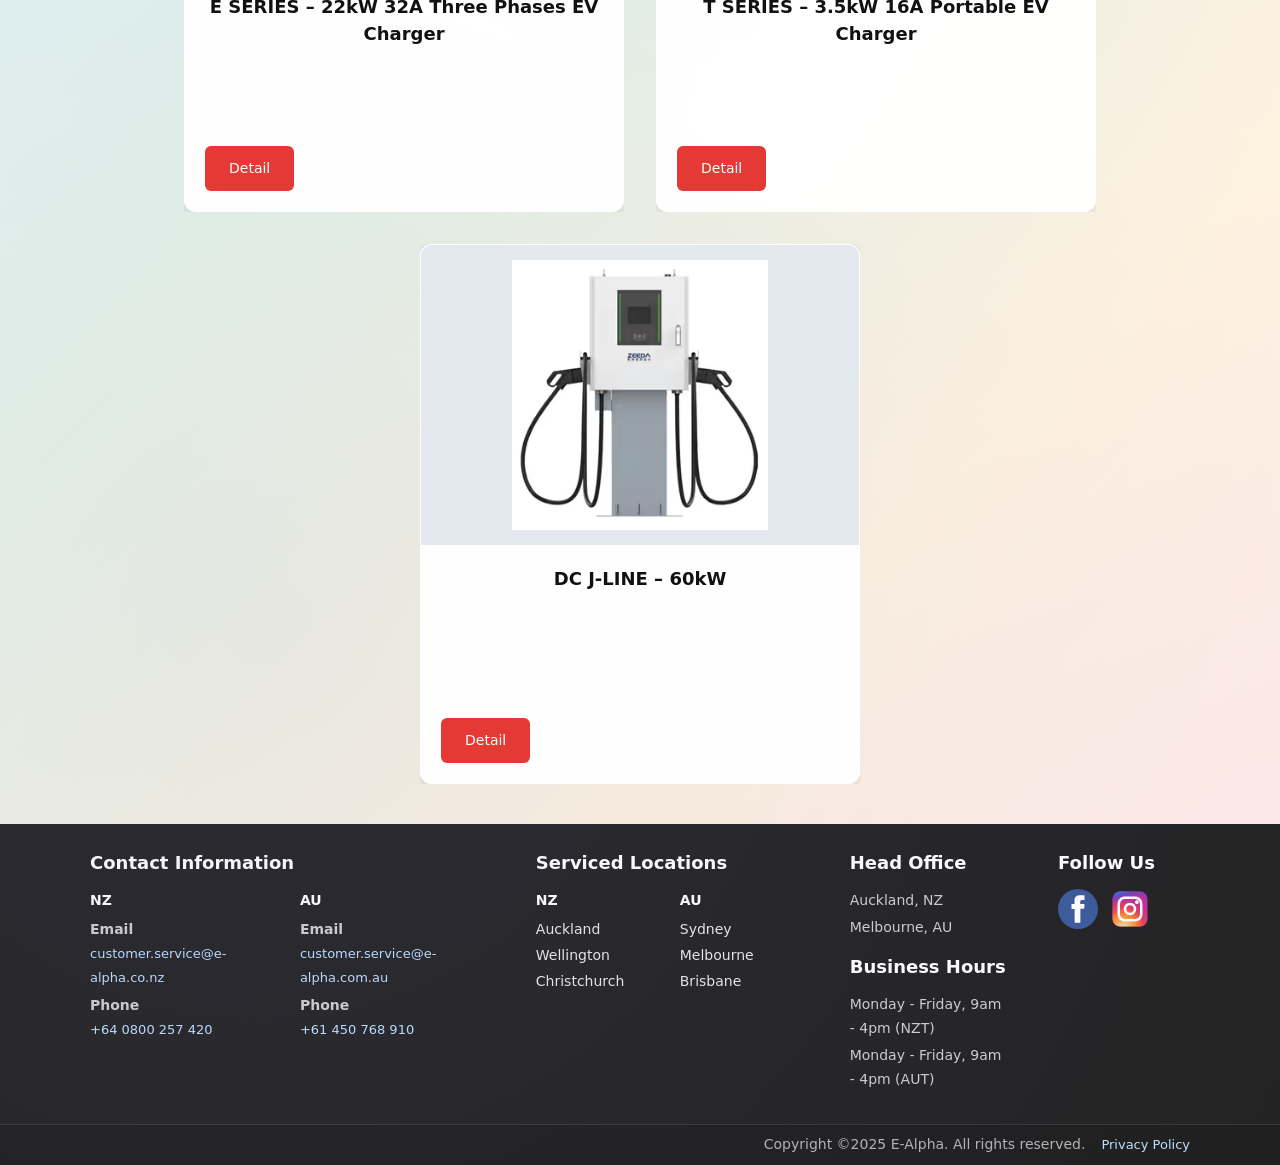
<file: products.html>
<!DOCTYPE html>
<html lang="zh-CN">

<head>
  <meta charset="utf-8" />
  <meta name="viewport" content="width=device-width, initial-scale=1" />
  <meta name="description" content="Browse EV chargers and accessories from E-ALPHA. 
  Compare specs and find the right charger for your home or workplace." />
  <title>Products - E-ALPHA </title>
  <link rel="icon" href="assets/img/Logo.png" />
  <!-- 预加载关键资源 -->
  <link rel="preload" as="style" href="assets/css/base.css">
  <link rel="preload" as="style" href="assets/css/nav.css">
  <link rel="preload" as="script" href="assets/js/nav.js">

  <!-- 关键CSS同步加载 -->
  <link rel="stylesheet" href="assets/css/base.css">
  <link rel="stylesheet" href="assets/css/nav.css">

  <!-- 非关键CSS异步加载 -->
  <link rel="stylesheet" href="assets/css/styles.css" media="print" onload="this.media='all'">
</head>

<body class="gradient-background">
  <!-- 导航栏占位符 - 被动态加载 -->
  <div id="header-placeholder"></div>

  <section class="hero" aria-label="焦点轮播">
    <div class="carousel" data-active-index="0">
      <button class="carousel-control prev" aria-label="上一张"><span>‹</span></button>
      <button class="carousel-control next" aria-label="下一张"><span>›</span></button>

      <ul class="slides" aria-live="polite">
        <li class="slide active"
          style="background-image:url('assets/img/main.webp'); background-image:image-set(url('assets/img/main.avif') type('image/avif'), url('assets/img/main.webp') type('image/webp'));">
          <div class="overlay">
            <h1 class="overlay-title">E-ALPHA</h1>
          </div>
        </li>
        <li class="slide"
          style="background-image:url('assets/img/main-1.webp'); background-image:image-set(url('assets/img/main-1.avif') type('image/avif'), url('assets/img/main-1.webp') type('image/webp'));">
          <div class="overlay">
            <h1 class="overlay-title">E-ALPHA</h1>
          </div>
        </li>
        <li class="slide"
          style="background-image:url('assets/img/main-2.webp'); background-image:image-set(url('assets/img/main-2.avif') type('image/avif'), url('assets/img/main-2.webp') type('image/webp'));">
          <div class="overlay">
            <h1 class="overlay-title">E-ALPHA</h1>
          </div>
        </li>
      </ul>
    </div>
  </section>

  <section class="product-showcase" id="products">
    <div class="container">
      <ul class="product-list">
        <li class="product-item">
          <a href="product-detail.html?product=g74" class="product-card" data-product="g74">
            <picture>
              <source srcset="assets/img/7.4-G.avif" type="image/avif">
              <source srcset="assets/img/7.4-G.webp" type="image/webp">
              <img src="assets/img/7.4-G.png" alt="G SERIES 7.4kW 32A Single Phase EV Charger" class="product-image"
                loading="lazy" />
            </picture>
            <div class="product-info">
              <h3 class="product-name">G SERIES – 7.4kW 32A Single Phase EV Charger</h3>
              <span class="product-detail-btn">Detail</span>
            </div>
          </a>
        </li>
        <li class="product-item">
          <a href="product-detail.html?product=k74" class="product-card" data-product="k74">
            <picture>
              <source srcset="assets/img/7.4-K.avif" type="image/avif">
              <source srcset="assets/img/7.4-K.webp" type="image/webp">
              <img src="assets/img/7.4-K.png" alt="K SERIES 7.4kW 32A Single Phase EV Charger" class="product-image"
                loading="lazy" />
            </picture>
            <div class="product-info">
              <h3 class="product-name">K SERIES – 7.4kW 32A Single Phase EV Charger</h3>
              <span class="product-detail-btn">Detail</span>
            </div>
          </a>
        </li>
        <li class="product-item">
          <a href="product-detail.html?product=e22" class="product-card" data-product="e22">
            <picture>
              <source srcset="assets/img/22kw.avif" type="image/avif">
              <source srcset="assets/img/22kw.webp" type="image/webp">
              <img src="assets/img/22kw.png" alt="E SERIES 22kW 32A Three Phases EV Charger" class="product-image"
                loading="lazy" />
            </picture>
            <div class="product-info">
              <h3 class="product-name">E SERIES – 22kW 32A Three Phases EV Charger</h3>
              <span class="product-detail-btn">Detail</span>
            </div>
          </a>
        </li>
        <li class="product-item">
          <a href="product-detail.html?product=t35" class="product-card" data-product="t35">
            <picture>
              <source srcset="assets/img/3.5kw.avif" type="image/avif">
              <source srcset="assets/img/3.5kw.webp" type="image/webp">
              <img src="assets/img/3.5kw.png" alt="T SERIES 3.5kW 16A Portable EV Charger" class="product-image"
                loading="lazy" />
            </picture>
            <div class="product-info">
              <h3 class="product-name">T SERIES – 3.5kW 16A Portable EV Charger</h3>
              <span class="product-detail-btn">Detail</span>
            </div>
          </a>
        </li>
        <li class="product-item">
          <a href="product-detail.html?product=dc60" class="product-card" data-product="dc60">
            <picture>
              <source srcset="assets/img/60kw.avif" type="image/avif">
              <source srcset="assets/img/60kw.webp" type="image/webp">
              <img src="assets/img/60kw.png" alt="DC J-LINE 60kW" class="product-image" loading="lazy" />
            </picture>
            <div class="product-info">
              <h3 class="product-name">DC J-LINE – 60kW</h3>
              <span class="product-detail-btn">Detail</span>
            </div>
          </a>
        </li>
      </ul>
    </div>
  </section>

  <!-- Footer占位符 - 被动态加载 -->
  <div id="footer-placeholder"></div>

  <script src="assets/js/nav.js" defer></script>
  <script src="assets/js/main.js" defer></script>
</body>

</html>
</file>
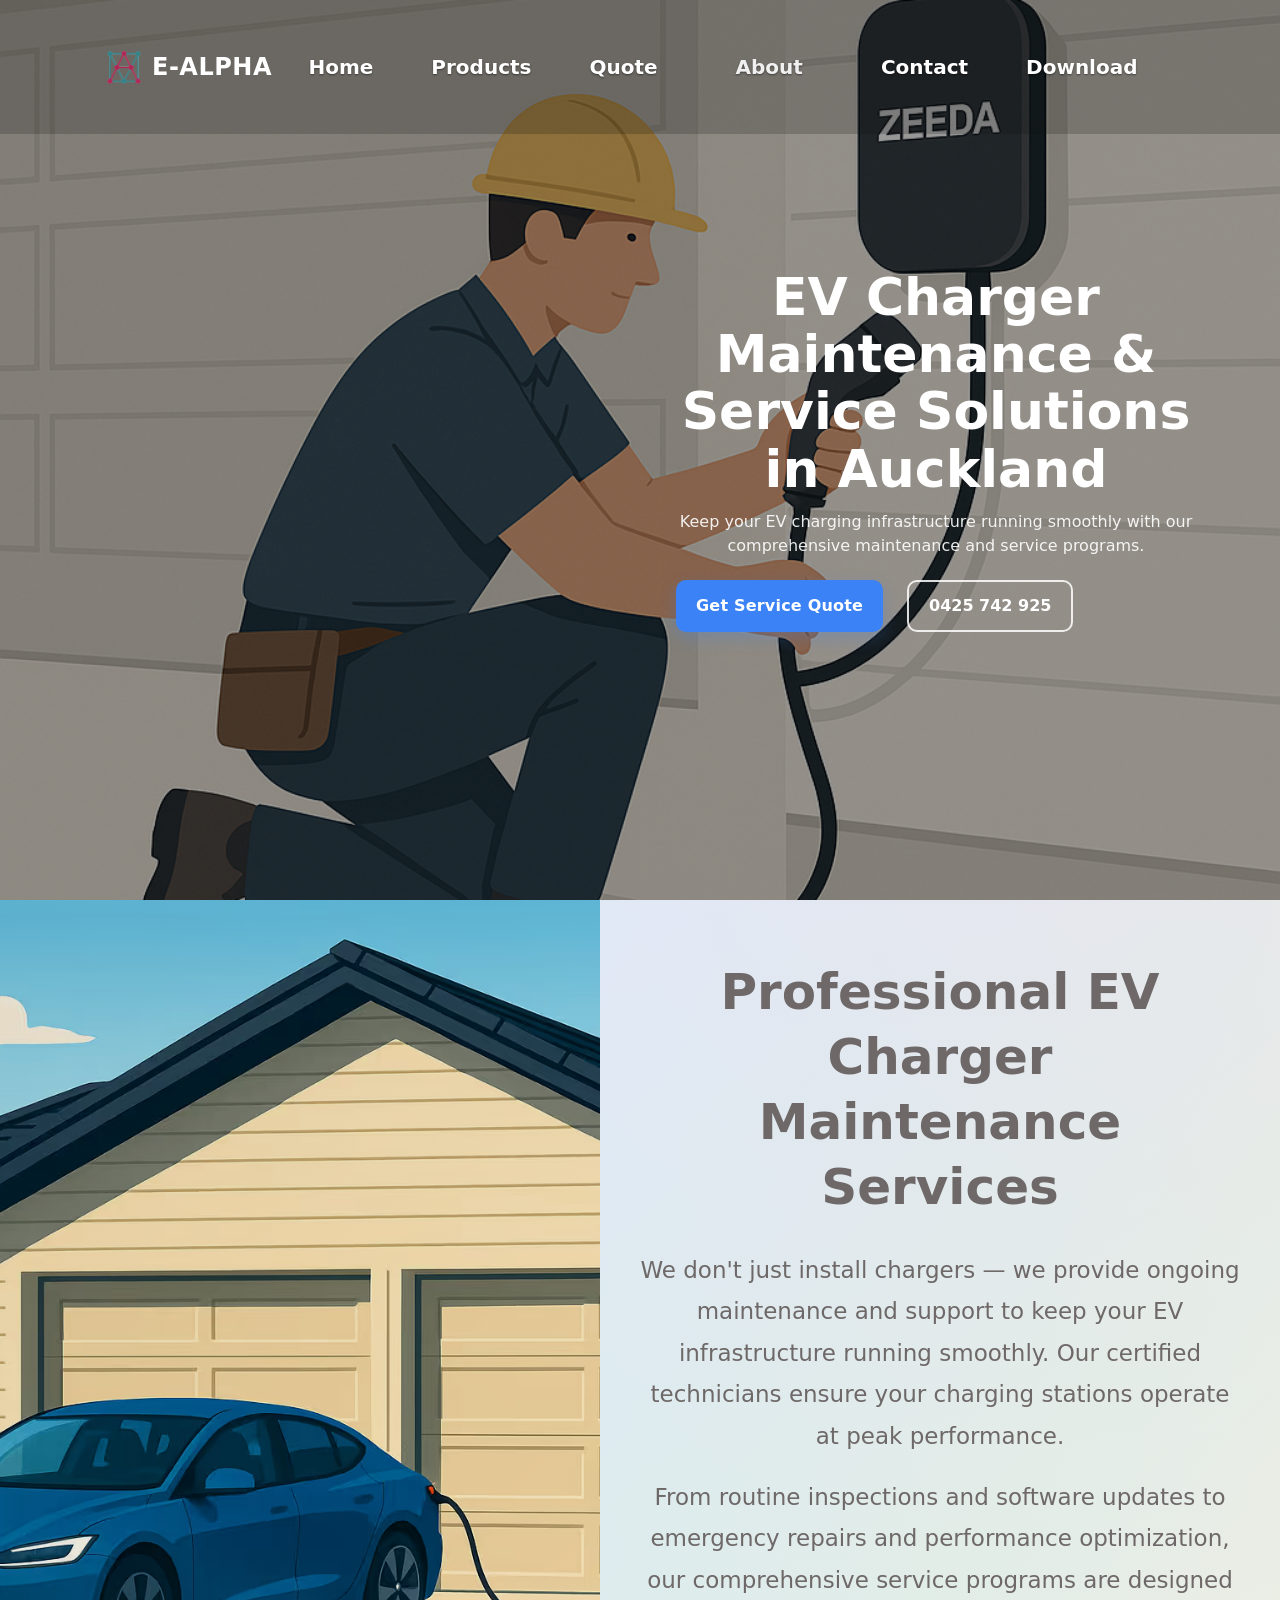
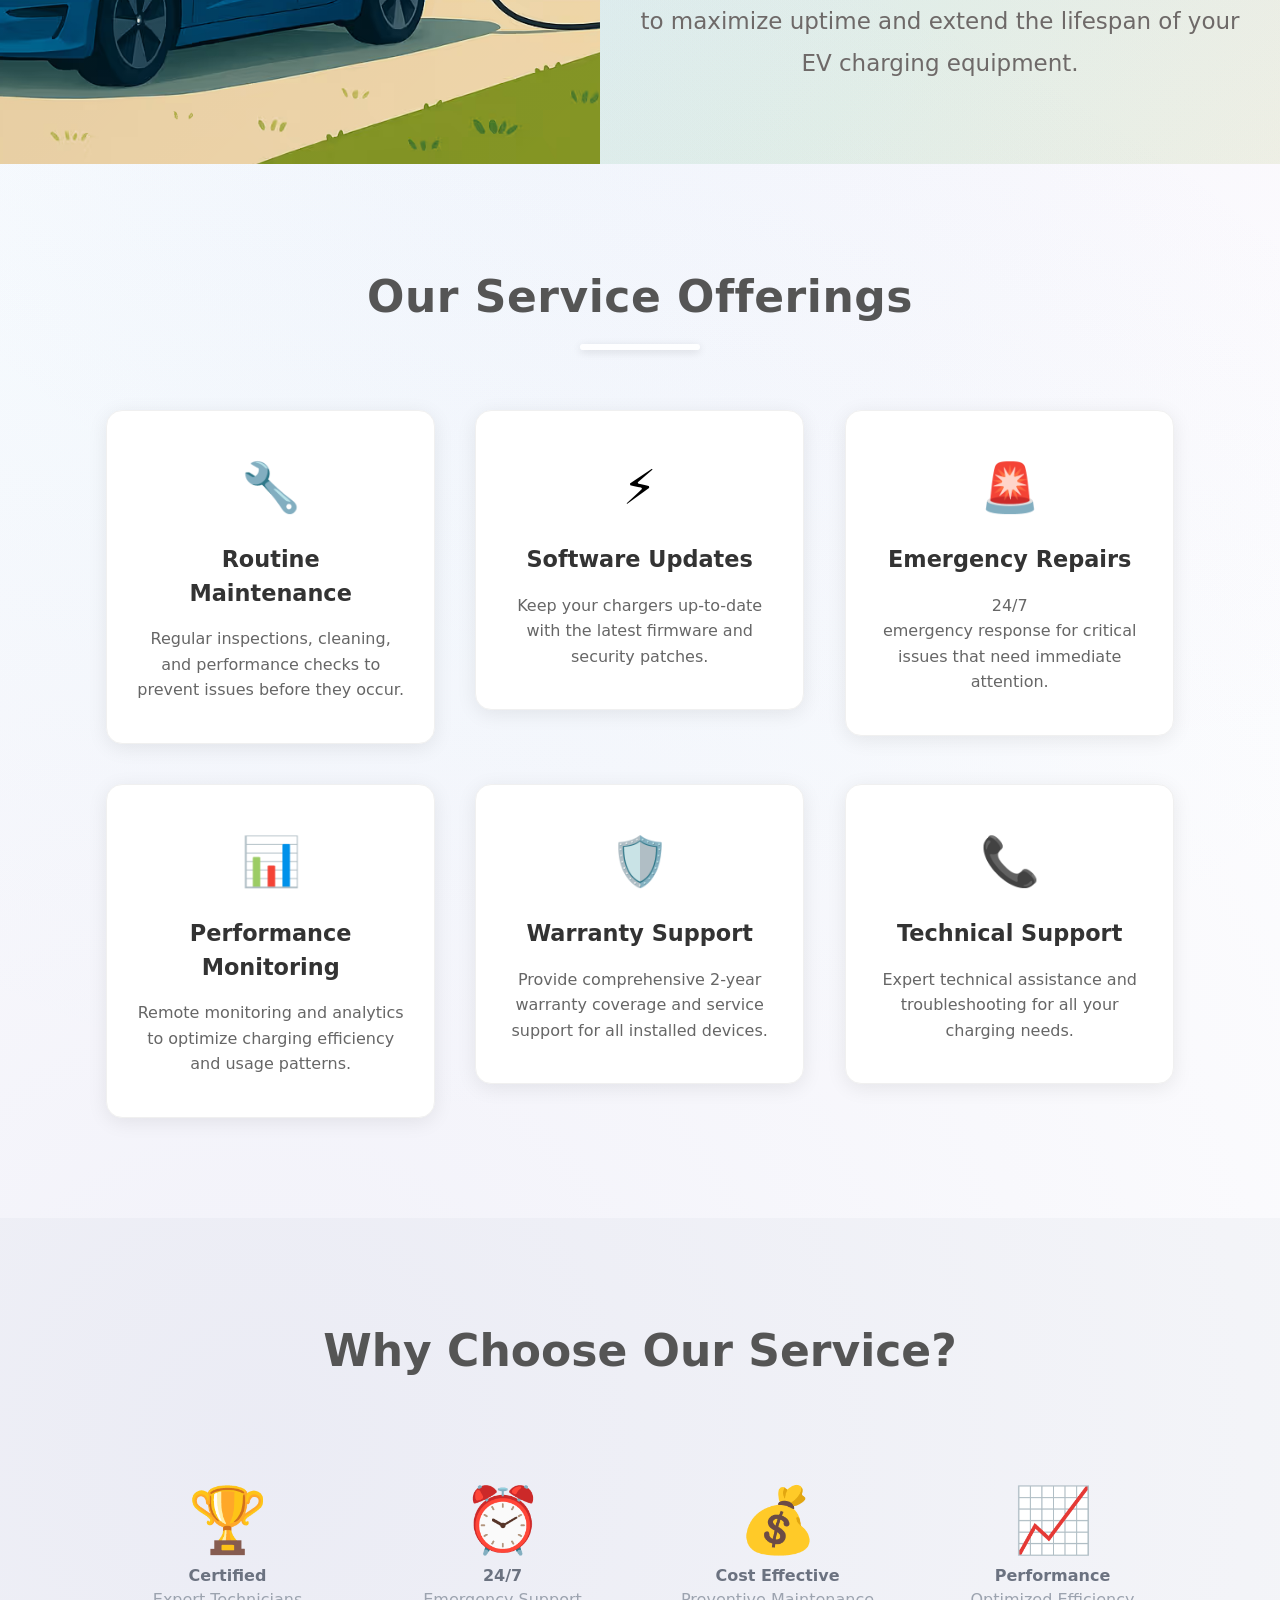
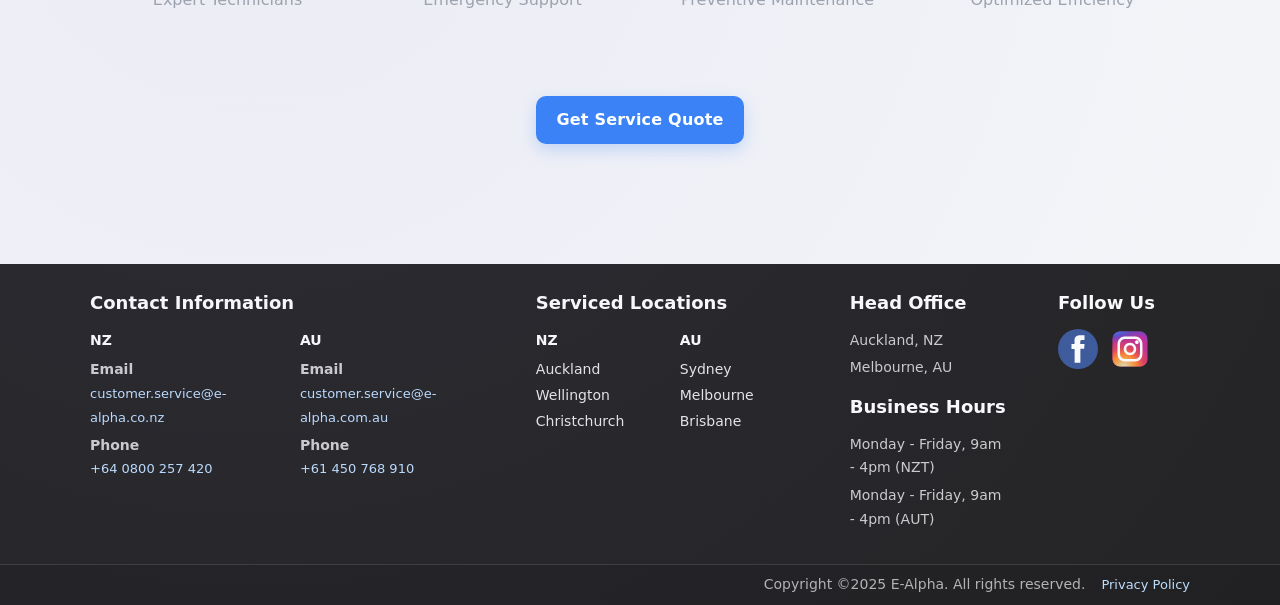
<file: service.html>
<!DOCTYPE html>
<html lang="en">

<head>
  <meta charset="UTF-8" />
  <meta name="viewport" content="width=device-width, initial-scale=1.0" />
  <meta name="description" content="After-sales service and maintenance for EV chargers. 
  Diagnostics, upgrades and repairs by E-ALPHA technicians." />
  <title>EV Charger Maintenance & Service – E-Alpha</title>

  <!-- 预加载关键CSS -->
  <link rel="preload" as="style" href="assets/css/base.css">
  <link rel="preload" as="style" href="assets/css/nav.css">

  <!-- 关键CSS同步加载 -->
  <link rel="stylesheet" href="assets/css/base.css">
  <link rel="stylesheet" href="assets/css/nav.css">

  <!-- 非关键CSS异步加载 -->
  <link rel="stylesheet" href="assets/css/index.css" media="print" onload="this.media='all'">
  <link rel="stylesheet" href="assets/css/service.css" media="print" onload="this.media='all'">
</head>

<body class="gradient-background">

  <!-- 导航栏占位符 - 被动态加载 -->
  <div id="header-placeholder"></div>

  <!-- ============ Section 1：Hero（左大图 + 右暗色信息面板） ============ -->
  <section class="service-hero">
    <div class="hero-content reveal">
      <h1 class="service-hero-title">
        EV Charger<br>
        Maintenance &<br>
        Service Solutions<br>
        in Auckland
      </h1>

      <p class="service-hero-sub">
        Keep your EV charging infrastructure running smoothly with our comprehensive maintenance and service programs.
      </p>

      <div class="service-hero-cta">
        <a href="instant-quote.html" class="btn-primary">Get Service Quote</a>
        <a href="tel:0425742925" class="btn-outline">0425 742 925</a>
      </div>
    </div>
  </section>

  <!-- ============ Section 2：Intro + 大标题 + 段落 ============ -->
  <section class="content-section">
    <div class="content-box">
      <!-- 左侧背景区域 -->
      <div class="content-left reveal-left"
        style="background: url('./assets/img/zeeda-moring1.avif') center/cover no-repeat;">
      </div>

      <!-- 右侧文字内容 -->
      <div class="content-right reveal-right">
        <h2 class="content-title">
          Professional EV Charger<br>
          Maintenance Services
        </h2>
        <div class="content-text">
          <p>
            We don't just install chargers — we provide ongoing maintenance and support to keep your EV infrastructure
            running smoothly. Our certified technicians ensure your charging stations operate at peak performance.
          </p>
          <p>
            From routine inspections and software updates to emergency repairs and performance optimization,
            our comprehensive service programs are designed to maximize uptime and extend the lifespan of your
            EV charging equipment.
          </p>
        </div>
      </div>
    </div>
  </section>

  <!-- ============ Section 3：Services Grid ============ -->
  <section class="service-grid-section">
    <div class="container">
      <h2 class="services-title reveal">Our Service Offerings</h2>

      <div class="services-grid">
        <div class="service-item reveal">
          <div class="service-icon">🔧</div>
          <h3 class="service-name">Routine Maintenance</h3>
          <p class="service-desc">Regular inspections, cleaning, and performance checks to prevent issues before they
            occur.</p>
        </div>

        <div class="service-item reveal">
          <div class="service-icon">⚡</div>
          <h3 class="service-name">Software Updates</h3>
          <p class="service-desc">Keep your chargers up-to-date with the latest firmware and security patches.</p>
        </div>

        <div class="service-item reveal">
          <div class="service-icon">🚨</div>
          <h3 class="service-name">Emergency Repairs</h3>
          <p class="service-desc">24/7 <br> emergency response for critical issues that need immediate attention.</p>
        </div>

        <div class="service-item reveal">
          <div class="service-icon">📊</div>
          <h3 class="service-name">Performance Monitoring</h3>
          <p class="service-desc">Remote monitoring and analytics to optimize charging efficiency and usage patterns.
          </p>
        </div>

        <div class="service-item reveal">
          <div class="service-icon">🛡️</div>
          <h3 class="service-name">Warranty Support</h3>
          <p class="service-desc">Provide comprehensive 2-year warranty coverage and service support for all installed
            devices.</p>
        </div>

        <div class="service-item reveal">
          <div class="service-icon">📞</div>
          <h3 class="service-name">Technical Support</h3>
          <p class="service-desc">Expert technical assistance and troubleshooting for all your charging needs.</p>
        </div>
      </div>
    </div>
  </section>

  <!-- ============ Section 4：Why Choose Our Service ============ -->
  <section class="service-why">
    <div class="container">
      <h2 class="why-title reveal">Why Choose Our Service?</h2>

      <div class="why-grid">
        <div class="why-item reveal">
          <div class="why-ico">🏆</div>
          <div class="why-h">Certified</div>
          <div class="why-p">Expert Technicians</div>
        </div>
        <div class="why-item reveal">
          <div class="why-ico">⏰</div>
          <div class="why-h">24/7</div>
          <div class="why-p">Emergency Support</div>
        </div>
        <div class="why-item reveal">
          <div class="why-ico">💰</div>
          <div class="why-h">Cost Effective</div>
          <div class="why-p">Preventive Maintenance</div>
        </div>
        <div class="why-item reveal">
          <div class="why-ico">📈</div>
          <div class="why-h">Performance</div>
          <div class="why-p">Optimized Efficiency</div>
        </div>
      </div>

      <div class="why-cta reveal">
        <a class="btn-primary" href="instant-quote.html">Get Service Quote</a>
      </div>
    </div>
  </section>

  <!-- Footer占位符 - 被动态加载 -->
  <div id="footer-placeholder"></div>

  <script src="assets/js/nav.js" defer></script>
  <script src="assets/js/main.js" defer></script>
  <script src="assets/js/animation.js" defer></script>
</body>

</html>
</file>
<file: assets/css/base.css>
/* 1. 基础 Reset & 盒模型 */
*,
*::before,
*::after {
  box-sizing: border-box;
}

html,
body {
  margin: 0;
  padding: 0;
  font-family: system-ui, -apple-system, "Segoe UI", Roboto, Arial, sans-serif;
  line-height: 1.5;
  -webkit-font-smoothing: antialiased;
  -moz-osx-font-smoothing: grayscale;
  overflow-x: hidden;
  /* 全局兜底防横向溢出 */
}

main {
  padding-top: 90px;
}

/*2. 图片 & 媒体默认- */
img,
svg,
video,
canvas {
  max-width: 100%;
  height: auto;
  display: block;
}

/*3. 链接与按钮可访问性- */
a {
  color: inherit;
  text-decoration: none;
}

a:hover,
a:focus-visible {
  text-decoration: underline;
}

button {
  font: inherit;
  cursor: pointer;
  border: none;
  background: none;
}

/*4. 键盘可访问性*/
:focus-visible {
  outline: 2px solid #3b82f6;
  outline-offset: 2px;
}

/*5. 工具类*/
.visually-hidden {
  position: absolute !important;
  width: 1px;
  height: 1px;
  padding: 0;
  margin: -1px;
  overflow: hidden;
  clip: rect(0, 0, 0, 0);
  white-space: nowrap;
  border: 0;
}

:root {
  --site-max: 1100px;
  --gap: 16px;
  --text: #111;
  --text-invert: #fff;
  --accent: #e53935;
  --product-image-bg: rgb(228, 233, 239);

  /* 渐变背景颜色变量 */
  --gradient-bg-1: #f8f9fa;
  --gradient-bg-2: #e3f2fd;
  --gradient-bg-3: #e8f5e8;
  --gradient-bg-4: #fff3e0;
  --gradient-bg-5: #fce4ec;

  /* 装饰性渐变颜色 */
  --decorative-purple: rgba(120, 119, 198, 0.1);
  --decorative-pink: rgba(255, 119, 198, 0.1);
  --decorative-blue: rgba(120, 219, 255, 0.1);
}

.page-container {
  max-width: var(--site-max);
  margin: 0 auto;
  padding: 0 var(--gap);
}

/*6. 动画区域的裁剪防溢出*/
.content,
.section5 {
  overflow: clip;
  overflow-x: hidden;
}

/*7. Footer 样式*/
.site-footer {
  background: #232323;
  color: #e9e9e9;
  font-size: 14px;
  line-height: 1.7;
}

.footer-container {
  max-width: 1100px;
  margin: auto;
  padding: 0 16px;
}

.footer-top {
  display: grid;
  gap: 50px;
  grid-template-columns: 3fr 2fr 1.2fr 1fr;
  padding: 24px 0 28px;
}

.footer-col {
  min-width: 0;
  /* 允许内容在 grid 列内收缩，避免溢出覆盖相邻列 */
}

.footer-title {
  font-size: 18px;
  font-weight: 800;
  margin: 0 0 10px;
  color: #fff;
}

.footer-title.mtop {
  margin-top: 12px;
}

.footer-col p {
  margin: 4px 0;
  color: #cfcfcf;
}

.footer-list {
  list-style: none;
  margin: 0;
  padding: 0;
}

.footer-list li {
  margin: 2px 0;
}

/* Footer 内部 NZ/AU 两列布局（避免 flex 溢出导致的跨列重叠） */
.contact-row,
.locations-row {
  display: grid;
  grid-template-columns: minmax(0, 1fr) minmax(0, 1fr);
  column-gap: 24px;
  row-gap: 10px;
}

.contact-group,
.location-group {
  min-width: 0;
}

.location-subtitle {
  font-size: 14px;
  font-weight: 700;
  color: #fff;
  margin: 0 0 6px;
}

.footer-link {
  color: #bfe0ff;
  text-decoration: none;
  font-size: 13px;
  max-width: 100%;
  overflow-wrap: anywhere;
  /* 比 break-all 更好看，也能确保不跨列 */
  word-break: normal;
}

.footer-link:hover,
.footer-link:focus-visible {
  text-decoration: underline;
}

/* 社交图标 */
.footer-social .social-row {
  display: flex;
  gap: 12px;
  margin-top: 8px;
  /* "-->"文本节点混入，直接不可见 */
  font-size: 0;
  line-height: 0;
}

.footer-social .social {
  display: inline-flex;
  align-items: center;
  justify-content: center;
  background: transparent;
  border: 0;
  padding: 0;
  color: inherit;
  transition: transform .15s ease, filter .2s ease;
  outline: none;
}

.footer-social .social:hover {
  transform: translateY(-1px);
  filter: brightness(1.05);
}

.footer-social .social:focus-visible {
  box-shadow: 0 0 0 3px rgba(59, 130, 246, .5);
}

.footer-social .social-icon {
  width: 40px;
  height: 40px;
  display: block;
}

/* Footer 底部 */
.footer-bottom {
  border-top: 1px solid #3a3a3a;
  background: #1f1f1f;
}

.footer-bottom-row {
  display: flex;
  align-items: center;
  gap: 16px;
  justify-content: flex-end;
  padding: 8px 0;
}

.copyright {
  margin: 0;
  color: #b5b5b5;
}

.foot-mail a {
  color: #cfe5ff;
  text-decoration: none;
}

.foot-mail a:hover,
.foot-mail a:focus-visible {
  text-decoration: underline;
}

/*8. 响应式*/
@media (max-width: 900px) {
  .footer-top {
    grid-template-columns: repeat(2, minmax(220px, 1fr));
    gap: 24px;
  }
}

@media (max-width: 560px) {
  .footer-top {
    grid-template-columns: 1fr;
  }

  .contact-row,
  .locations-row {
    column-gap: 20px;
  }

  .footer-bottom-row {
    flex-direction: column;
    align-items: flex-end;
    padding: 8px 0;
  }
}

/*9. 统一渐变背景样式*/
.gradient-background {
  background: linear-gradient(135deg,
      var(--gradient-bg-1) 0%,
      var(--gradient-bg-2) 25%,
      var(--gradient-bg-3) 50%,
      var(--gradient-bg-4) 75%,
      var(--gradient-bg-5) 100%);
  position: relative;
}

.gradient-background::before {
  content: '';
  position: absolute;
  top: 0;
  left: 0;
  right: 0;
  bottom: 0;
  background:
    radial-gradient(circle at 20% 80%, var(--decorative-purple) 0%, transparent 50%),
    radial-gradient(circle at 80% 20%, var(--decorative-pink) 0%, transparent 50%),
    radial-gradient(circle at 40% 40%, var(--decorative-blue) 0%, transparent 50%);
  pointer-events: none;
}

/* 可复用的渐变背景样式 */
.gradient-section {
  background: linear-gradient(135deg,
      var(--gradient-bg-1) 0%,
      var(--gradient-bg-2) 25%,
      var(--gradient-bg-3) 50%,
      var(--gradient-bg-4) 75%,
      var(--gradient-bg-5) 100%);
  position: relative;
}

.gradient-section::before {
  content: '';
  position: absolute;
  top: 0;
  left: 0;
  right: 0;
  bottom: 0;
  background:
    radial-gradient(circle at 20% 80%, var(--decorative-purple) 0%, transparent 50%),
    radial-gradient(circle at 80% 20%, var(--decorative-pink) 0%, transparent 50%),
    radial-gradient(circle at 40% 40%, var(--decorative-blue) 0%, transparent 50%);
  pointer-events: none;
}

/* 半透明卡片样式 */
.glass-card {
  background: rgba(255, 255, 255, 0.95);
  backdrop-filter: blur(10px);
  border-radius: 16px;
  box-shadow: 0 8px 32px rgba(0, 0, 0, 0.1);
  border: 1px solid rgba(0, 0, 0, 0.05);
  position: relative;
  z-index: 1;
}

/* 内容层级确保 */
.content-layer {
  position: relative;
  z-index: 1;
}

/*10. 动画与无障碍优化*/
@media (prefers-reduced-motion: reduce) {
  * {
    animation-duration: 0.001ms !important;
    animation-iteration-count: 1 !important;
    transition-duration: 0.001ms !important;
    scroll-behavior: auto !important;
  }
}
</file>
<file: assets/css/nav.css>
/* ===== 基础布局 ===== */
.main-header {
  position: fixed;
  top: 0;
  left: 0;
  right: 0;
  z-index: 1100;
  color: #fff;
}

.main-header::before {
  content: '';
  position: absolute;
  inset: 0;
  background: rgba(17, 17, 17, 0.2);
  backdrop-filter: none;
  z-index: -1;
}

.header-container {
  max-width: 1100px;
  margin: 0 auto;
  padding: 20px 16px;
  display: grid;
  align-items: center;
  grid-template-columns: auto 1fr auto;
  gap: 16px;
  min-height: 80px;
  position: relative;
}

/* 品牌区域向左偏移 */
.brand {
  display: inline-flex;
  align-items: center;
  gap: 10px;
  text-decoration: none;
  color: #fff;
  /* 进一步增加右边距，与导航菜单保持更大距离 */
  white-space: nowrap;
}

.brand-logo {
  width: 36px;
  height: 36px;
  object-fit: contain;
  display: block;
}

.brand-text {
  font-weight: 800;
  letter-spacing: .5px;
  font-size: clamp(18px, 2.2vw, 24px);
}

/* 桌面导航 */
.nav-menu {
  display: flex;
  align-items: center;
  gap: 18px;
  justify-content: center;
}

.nav-item,
.nav-link {
  color: #ffffff;
  text-decoration: none;
  padding: 16px 20px;
  border-radius: 12px;
  font-weight: 700;
  font-size: 20px;
  text-shadow: 0 1px 2px rgba(0, 0, 0, .45);
  transition: all 0.3s ease;
}

.nav-item:hover,
.nav-link:hover,
.nav-item:focus-visible,
.nav-link:focus-visible {
  background: rgba(255, 255, 255, .15);
  outline: none;
  text-decoration: none;
  transform: translateY(-2px);
}

/* 下拉 */
.dropdown {
  position: relative;
}

.dropdown .nav-link {
  display: inline-flex;
  align-items: center;
  background: transparent;
  border: 0;
  cursor: pointer;
  color: #f0f0f0;
}

.dropdown-menu {
  position: absolute;
  top: calc(100% + 8px);
  left: 0;
  min-width: 180px;
  background: #141414;
  border: 1px solid rgba(255, 255, 255, .08);
  border-radius: 12px;
  padding: 8px;
  box-shadow: 0 12px 30px rgba(0, 0, 0, .35);
  opacity: 0;
  visibility: hidden;
  transform: translateY(-8px);
  transition: opacity .18s ease, transform .18s ease, visibility .18s;
  z-index: 1200;
}

.dropdown:hover .dropdown-menu,
.dropdown:focus-within .dropdown-menu,
.dropdown.open .dropdown-menu {
  opacity: 1;
  visibility: visible;
  transform: translateY(0);
}

.dropdown-item {
  display: block;
  padding: 10px 10px;
  border-radius: 8px;
  color: #f0f0f0;
  text-decoration: none;
}

.dropdown-item:hover,
.dropdown-item:focus-visible {
  background: rgba(255, 255, 255, .08);
  outline: none;
}

/* 社交图标区域 */
.social-section {
  display: flex;
  align-items: center;
  gap: 12px;
  flex-shrink: 0;
  min-width: 100px;
  justify-content: flex-end;
}

.social-section a[aria-label="Facebook"] svg path {
  fill: currentColor !important;
  stroke: none !important;
}

.social-link {
  display: flex;
  align-items: center;
  justify-content: center;
  width: 40px;
  height: 40px;
  border-radius: 50%;
  color: #ffffff;
  text-decoration: none;
  background: rgba(255, 255, 255, 0.15);
  border: 1px solid rgba(255, 255, 255, 0.3);
  transition: all 0.3s ease;
  flex-shrink: 0;
}

.social-link svg {
  width: 20px;
  height: 20px;
  display: block;
}

.social-link:hover {
  background: rgba(255, 255, 255, 0.25);
  transform: translateY(-2px);
  box-shadow: 0 4px 12px rgba(0, 0, 0, 0.3);
  color: #fff;
  border-color: rgba(255, 255, 255, 0.4);
}

/* 强制把 Facebook 的 path 变成实心填充，解决 20px 下不可见的问题 */



/* 汉堡按钮（移动端显示） */
.mobile-menu-toggle {
  display: none;
  width: 42px;
  height: 42px;
  border-radius: 10px;
  background: rgba(255, 255, 255, .1);
  border: 1px solid rgba(255, 255, 255, .18);
  align-items: center;
  justify-content: center;
  gap: 4px;
  cursor: pointer;
  position: relative;
  z-index: 2001;
}

.mobile-menu-toggle .hamburger-line {
  width: 20px;
  height: 2px;
  background: #fff;
  display: block;
  pointer-events: none;
}

/* 抽屉遮罩（移动端） */
.menu-backdrop {
  position: fixed;
  inset: 0;
  background: rgba(0, 0, 0, .45);
  opacity: 0;
  visibility: hidden;
  transition: opacity .25s ease;
  z-index: 1900;
}

.menu-backdrop.open {
  opacity: 1;
  visibility: visible;
}


/* ===== 移动端抽屉 ===== */
@media (max-width: 900px) {
  .mobile-menu-toggle {
    display: inline-flex !important;
    z-index: 2001;
    cursor: pointer;
    -webkit-tap-highlight-color: transparent;
    touch-action: manipulation;
    pointer-events: auto;
    user-select: none;
  }

  /* 隐藏社交图标在移动端 */
  .social-section {
    display: none;
  }

  .nav-menu {
    position: fixed;
    inset: 0;
    display: flex;
    flex-direction: column;
    gap: 8px;
    padding: 88px 20px 24px;
    background: rgba(0, 0, 0, 0.5);
    backdrop-filter: blur(10px);
    color: #fff;
    transform: translateX(-100%);
    transition: transform .24s ease;
    z-index: 2100;
    pointer-events: auto;
  }

  .nav-menu.mobile-open {
    transform: translateX(0);
  }

  .nav-item,
  .nav-link {
    padding: 18px 16px;
    font-size: 20px;
    background: transparent;
    border-radius: 0;
    color: #ffffff !important;
    font-weight: 800;
    margin-bottom: 8px;
    text-shadow: 0 1px 2px rgba(0, 0, 0, 0.5);
    border: none;
    text-decoration: none;
    cursor: pointer;
    pointer-events: auto;
    display: block;
    position: relative;
    z-index: 2200;
  }

  /* 移动端下拉改为“点开”折叠 */
  .dropdown .dropdown-menu {
    position: static;
    opacity: 1;
    visibility: visible;
    transform: none;
    background: transparent;
    border: 0;
    padding: 0 0 6px 8px;
    box-shadow: none;
    display: none;
  }

  .dropdown.open .dropdown-menu {
    display: block;
  }

  .dropdown-item {
    padding: 10px 8px;
    color: #ffffff !important;
    background: transparent;
    border-radius: 0;
    margin-bottom: 4px;
    font-weight: 600;
    text-shadow: 0 1px 2px rgba(0, 0, 0, 0.5);
    border: none;
    cursor: pointer;
    pointer-events: auto;
    display: block;
    text-decoration: none;
    position: relative;
    z-index: 2200;
  }

  .nav-item:hover,
  .nav-link:hover {
    background: rgba(255, 255, 255, 0.1) !important;
    color: #ffffff !important;
    transform: translateX(8px);
    text-decoration: none !important;
  }

  .dropdown-item:hover {
    background: rgba(255, 255, 255, 0.1) !important;
    color: #ffffff !important;
    transform: translateX(8px);
    text-decoration: none !important;
  }
}

/* 可访问性快速样式 */
:focus-visible {
  outline: 2px solid #3b82f6;
  outline-offset: 2px;
}

/* 抽屉与遮罩的层级与可点性 */
.menu-backdrop {
  position: fixed;
  z-index: 1000;
}

.nav-menu a,
.nav-item,
.nav-link {
  pointer-events: auto !important;
}
</file>
<file: assets/css/index.css>
/* 主页英雄区域样式：全屏背景图容器 */
.home-hero {
  position: relative;
  width: 100%;
  height: 100vh;
  aspect-ratio: 16/9;
  min-height: 600px;
  max-height: 100vh;
  display: flex;
  align-items: center;
  justify-content: center;
  overflow: hidden;
}

/* Hero 背景图片样式：响应式现代写法 */
.hero-bg {
  position: absolute;
  top: 0;
  left: 0;
  right: 0;
  bottom: 0;
  width: 100%;
  height: 100%;
  z-index: 1;
  display: block;
}

.hero-bg img {
  position: absolute;
  top: 0;
  left: 0;
  width: 100%;
  height: 100%;
  object-fit: cover;
  object-position: center center;
}

/* 英雄区域遮罩层：添加渐变遮罩确保文字可读性 */
.home-hero::before {
  content: "";
  position: absolute;
  inset: 0;
  background: linear-gradient(135deg, rgba(0, 0, 0, 0.3), rgba(0, 0, 0, 0.1));
  z-index: 2;
}

/* 英雄区域内容容器：居中显示文字内容 */
.hero-content {
  position: relative;
  z-index: 3;
  text-align: center;
  color: white;
  max-width: 800px;
  padding: 0 20px;
  /* Move content down to avoid covering background text */
  transform: translateY(40px);
}

/* ZD ENERGY 品牌标志样式：图片显示 */
.zd-logo {
  margin: 0 auto 10px;
  display: flex;
  align-items: center;
  justify-content: center;
  transform: translateY(-75px);
}

/* Zeeda 标志图片样式：最大宽度300px，阴影效果 */
.zd-logo-img {
  max-width: 300px;
  width: 300px;
  height: auto;
  filter: drop-shadow(0 2px 10px rgba(74, 144, 226, 0.3));
}

/* 主标题样式：大字体白色标题 */
.hero-title {
  font-size: 3.5rem;
  font-weight: 700;
  margin: 0 0 20px 0;
  text-shadow: 0 2px 20px rgba(0, 0, 0, 0.8);
  line-height: 1.2;
}

/* 副标题样式：描述性文字 */
.hero-subtitle {
  font-size: 1.2rem;
  margin: 80px 0 40px 0;
  opacity: 0.9;
  text-shadow: 0 1px 10px rgba(0, 0, 0, 0.6);
  line-height: 1.5;
}

/* 按钮容器：水平排列两个主要按钮 */
.hero-buttons {
  display: flex;
  gap: 20px;
  justify-content: center;
  flex-wrap: wrap;
}

/* 主要按钮样式：蓝色渐变背景的 Instant Quote 按钮 */
.btn-primary {
  background: linear-gradient(135deg, #4A90E2, #357ABD);
  color: white;
  border: none;
  padding: 15px 30px;
  border-radius: 8px;
  font-size: 16px;
  font-weight: 600;
  cursor: pointer;
  transition: all 0.3s ease;
  text-decoration: none;
  display: inline-flex;
  align-items: center;
  gap: 10px;
  box-shadow: 0 4px 15px rgba(74, 144, 226, 0.3);
}

/* 主要按钮样式：蓝色渐变背景的 Instant Quote 按钮悬停效果 */
.btn-primary:hover {
  transform: translateY(-2px);
  box-shadow: 0 6px 20px rgba(74, 144, 226, 0.4);
}

/* 次要按钮样式：白色边框透明背景的 Contact Us 按钮 */
.btn-secondary {
  background: transparent;
  color: white;
  border: 2px solid white;
  padding: 13px 30px;
  border-radius: 8px;
  font-size: 16px;
  font-weight: 600;
  cursor: pointer;
  transition: all 0.3s ease;
  text-decoration: none;
  display: inline-flex;
  align-items: center;
  gap: 10px;
}

/* 次要按钮样式：白色边框透明背景的 Contact Us 按钮悬停效果 */
.btn-secondary:hover {
  background: white;
  color: #333;
  transform: translateY(-2px);
}

/* 按钮图标样式：统一按钮内图标尺寸 */
.btn-icon {
  width: 20px;
  height: 20px;
}

/* 移动端响应式设计：适配小屏幕设备 */
@media (max-width: 768px) {
  .hero-title {
    font-size: 2.5rem;
  }

  .hero-subtitle {
    font-size: 1rem;
    margin: 34px 0 32px 0;
  }

  .hero-content {
    transform: translateY(24px);
  }

  .hero-buttons {
    flex-direction: column;
    align-items: center;
  }

  .btn-primary,
  .btn-secondary {
    width: 100%;
    max-width: 300px;
    justify-content: center;
  }
}

/* 内容区域1样式：左侧背景图，右侧文字 */
.content-section {
  margin: 0;
  padding: 0;
}

.content-box {
  display: flex;
  align-items: stretch;
  min-height: 717px;
  max-width: none;
  width: 100%;
  margin: 0;
}

.content-left {
  flex: 1;
  min-height: 717px;
  position: relative;
  overflow: hidden;
}

.content-left::before {
  content: '';
  position: absolute;
  inset: 0;
  background: linear-gradient(135deg, rgba(0, 0, 0, 0.1), rgba(0, 0, 0, 0.05));
  z-index: 2;
  pointer-events: none;
}

/* 视频容器样式 */
.content-left.video-container {
  position: relative;
  background: #000;
  cursor: pointer;
  transition: transform 0.3s ease;
}

.content-left.video-container:hover {
  transform: scale(1.02);
}

.content-left .video-poster {
  position: absolute;
  top: 0;
  left: 0;
  width: 100%;
  height: 100%;
  object-fit: cover;
  display: block;
}

/* 视频加载状态 */
.content-left.video-container::after {
  content: '';
  position: absolute;
  top: 50%;
  left: 50%;
  transform: translate(-50%, -50%);
  width: 60px;
  height: 60px;
  border: 4px solid rgba(255, 255, 255, 0.3);
  border-top: 4px solid #3b82f6;
  border-radius: 50%;
  animation: spin 1s linear infinite;
  z-index: 10;
  opacity: 0;
  transition: opacity 0.3s ease;
}

.content-left.video-container.loading::after {
  opacity: 1;
}

@keyframes spin {
  0% {
    transform: translate(-50%, -50%) rotate(0deg);
  }

  100% {
    transform: translate(-50%, -50%) rotate(360deg);
  }
}

/* 播放按钮样式 */
.video-play-button {
  position: absolute;
  top: 50%;
  left: 50%;
  transform: translate(-50%, -50%);
  width: 80px;
  height: 80px;
  background: rgba(255, 255, 255, 0.9);
  border-radius: 50%;
  display: flex;
  align-items: center;
  justify-content: center;
  cursor: pointer;
  z-index: 5;
  transition: all 0.3s ease;
  box-shadow: 0 8px 25px rgba(0, 0, 0, 0.3);
}

.video-play-button:hover {
  background: rgba(255, 255, 255, 1);
  transform: translate(-50%, -50%) scale(1.1);
  box-shadow: 0 12px 35px rgba(0, 0, 0, 0.4);
}

.video-play-button .play-icon {
  width: 32px;
  height: 32px;
  color: #333;
  margin-left: 4px;
  /* 微调播放图标位置 */
}

/* 视频播放时隐藏播放按钮 */
.content-left.video-container.playing .video-play-button {
  opacity: 0;
  pointer-events: none;
  transform: translate(-50%, -50%) scale(0.8);
}

/* ===== 视频模态层样式 ===== */
.video-modal {
  position: fixed;
  top: 0;
  left: 0;
  width: 100%;
  height: 100%;
  z-index: 9999;
  display: none;
  align-items: center;
  justify-content: center;
  padding: 20px;
  box-sizing: border-box;
}

.video-modal.active {
  display: flex;
}

.video-modal-backdrop {
  position: absolute;
  top: 0;
  left: 0;
  width: 100%;
  height: 100%;
  background: rgba(0, 0, 0, 0.9);
  backdrop-filter: blur(5px);
}

.video-modal-content {
  position: relative;
  width: 100%;
  max-width: 90vw;
  max-height: 90vh;
  background: #000;
  border-radius: 12px;
  overflow: hidden;
  box-shadow: 0 25px 50px rgba(0, 0, 0, 0.5);
  animation: modalFadeIn 0.3s ease;
}

@keyframes modalFadeIn {
  from {
    opacity: 0;
    transform: scale(0.9);
  }

  to {
    opacity: 1;
    transform: scale(1);
  }
}

.video-modal-close {
  position: absolute;
  top: 15px;
  right: 15px;
  width: 40px;
  height: 40px;
  background: rgba(0, 0, 0, 0.7);
  border: none;
  border-radius: 50%;
  color: white;
  cursor: pointer;
  display: flex;
  align-items: center;
  justify-content: center;
  z-index: 10;
  transition: all 0.3s ease;
}

.video-modal-close:hover {
  background: rgba(0, 0, 0, 0.9);
  transform: scale(1.1);
}

.video-modal-close svg {
  width: 20px;
  height: 20px;
}

.video-modal-player {
  width: 100%;
  height: auto;
  max-height: 90vh;
  display: block;
}

/* 移动端适配 */
@media (max-width: 768px) {
  .video-modal {
    padding: 10px;
  }

  .video-modal-content {
    max-width: 95vw;
    max-height: 95vh;
    border-radius: 8px;
  }

  .video-modal-close {
    top: 10px;
    right: 10px;
    width: 35px;
    height: 35px;
  }

  .video-modal-close svg {
    width: 18px;
    height: 18px;
  }
}

.content-right {
  flex: 1;
  padding: 60px 40px;
  display: flex;
  flex-direction: column;
  justify-content: center;
  align-items: center;
  text-align: center;
}

.content-title {
  font-size: 50px;
  font-weight: bold;
  color: #6E6968;
  margin: 0 0 30px 0;
  line-height: 1.3;
}

.content-text p {
  font-size: 23px;
  line-height: 1.8;
  color: #6E6968;
  margin: 0 0 20px 0;
}

/* 区域2样式 */
.partners-section {
  padding: 80px 0;
  /* 背景由gradient-background类提供 */
}

.partners-title {
  text-align: center;
  font-size: 2.5rem;
  font-weight: 700;
  color: #333;
  margin: 0 0 50px 0;
  position: relative;
}

.partners-title::after {
  content: '';
  position: absolute;
  bottom: -10px;
  left: 50%;
  transform: translateX(-50%);
  width: 60px;
  height: 3px;
  background: #4A90E2;
}

.partners-grid {
  display: grid;
  justify-content: center;
  grid-template-columns: repeat(4, 1fr);
  gap: 20px;
  max-width: 1000px;
  margin: 0 auto;
}

.partner-item {
  background: rgba(255, 255, 255, 0.95);
  backdrop-filter: blur(10px);
  border: 1px solid rgba(255, 255, 255, 0.2);
  border-radius: 8px;
  padding: 30px 20px;
  text-align: center;
  transition: all 0.3s ease;
  box-shadow: 0 2px 8px rgba(0, 0, 0, 0.05);
  display: flex;
  align-items: center;
  justify-content: center;
}

.partner-item:hover {
  transform: translateY(-5px);
  box-shadow: 0 8px 25px rgba(0, 0, 0, 0.1);
  border-color: #4A90E2;
}

.partner-logo-img {
  max-width: 100%;
  max-height: 60px;
  width: auto;
  height: auto;
  object-fit: contain;
  display: block;
  margin: 0 auto;
}

/* 让按钮容器居中 */
.partners-button {
  display: flex;
  justify-content: center;
  margin-top: 24px;
  width: 100%;
}

/* 按钮样式 */
.partners-section .btn-primary {
  width: auto;
  /* 按内容撑开 */
  max-width: fit-content;
  /* 防止被拉满 */
  display: inline-flex;
  align-items: center;
  gap: 10px;
  padding: 12px 20px;
  background: linear-gradient(135deg, #4A90E2, #357ABD);
  color: #fff;
  border-radius: 8px;
  text-decoration: none;
  box-shadow: 0 4px 15px rgba(74, 144, 226, 0.3);
}

/* 响应式设计 */
@media (max-width: 1024px) {
  .content-box {
    gap: 40px;
  }

  .partners-grid {
    grid-template-columns: repeat(3, 1fr);
  }
}

@media (max-width: 768px) {
  .content-section {
    padding: 0;
  }

  .partners-section {
    padding: 60px 0;
  }

  .content-box {
    flex-direction: column;
    min-height: auto;
  }

  .content-left {
    min-height: 400px;
  }

  .content-right {
    padding: 40px 20px;
  }

  .content-title {
    font-size: 40px;
  }

  .partners-title {
    font-size: 2rem;
  }

  .partners-grid {
    grid-template-columns: repeat(2, 1fr);
    gap: 10px;
    max-width: 600px;
  }

  .partner-item {
    padding: 15px 10px;
    min-height: 80px;
  }

  .partner-logo-img {
    max-height: 50px;
  }
}

@media (max-width: 480px) {
  .partners-grid {
    grid-template-columns: repeat(2, 1fr);
    gap: 8px;
    max-width: 400px;
  }

  .partner-logo-img {
    max-height: 40px;
  }

  .partner-item {
    padding: 12px 8px;
    min-height: 70px;
  }
}

@media (max-width: 360px) {
  .partners-grid {
    grid-template-columns: repeat(2, 1fr);
    gap: 6px;
    max-width: 320px;
  }

  .partner-logo-img {
    max-height: 35px;
  }

  .partner-item {
    padding: 10px 6px;
    min-height: 60px;
  }
}

/* 区域4：整体背景与排版 */
.services-section {
  position: relative;
  --blue1: #57b4ff;
  /* 顶部浅蓝 */
  --blue2: #4aa3ff;
  /* 底部略深 */
  background: linear-gradient(180deg, var(--blue1), var(--blue2));
  color: #fff;
  padding: 64px 16px 96px;
  /* 上内边距略大，底下预留按钮空间 */
  overflow: hidden;
}

.services-section .container {
  max-width: 1100px;
  margin: auto;
}

/* 标题 */
.services-title {
  text-align: center;
  font-size: clamp(28px, 4vw, 44px);
  font-weight: 800;
  letter-spacing: .5px;
  margin: 0 0 36px;
  position: relative;
}

.services-title::after {
  content: "";
  display: block;
  width: 120px;
  height: 6px;
  border-radius: 6px;
  background: rgba(255, 255, 255, .9);
  margin: 14px auto 0;
  box-shadow: 0 2px 8px rgba(0, 0, 0, .12);
}

/* 两栏网格 */
.services-grid {
  display: grid;
  grid-template-columns: repeat(3, minmax(260px, 1fr));
  gap: 40px;
  align-items: start;
}

/* 单卡片 */
.service-card {
  text-align: center;
  padding: 16px 20px 24px;
  border-radius: 14px;
  background: rgba(255, 255, 255, 0.04);
  /* 轻微透明背景，让 hover 有对比 */
  transition: transform .25s ease, box-shadow .25s ease, background .25s ease;
}

/* 卡片hover效果 */
.service-card:hover {
  transform: translateY(-8px);
  background: rgba(255, 255, 255, 0.08);
  box-shadow: 0 8px 25px rgba(0, 0, 0, 0.25);
}

/* 图标hover效果 */
.service-card:hover .service-icon svg {
  color: #fff;
  transform: scale(1.08);
  transition: transform .25s ease, color .25s ease;
}

/* 图标 */
.service-icon svg {
  width: 72px;
  height: 72px;
  color: #fff;
  opacity: .95;
  filter: drop-shadow(0 2px 10px rgba(0, 0, 0, .12));
  margin: 0 auto 16px;
}

/* 卡片标题 */
.service-heading {
  font-size: clamp(18px, 2.4vw, 26px);
  line-height: 1.2;
  font-weight: 800;
  margin: 0 0 10px;
}

/* 小分隔线 */
.service-divider {
  display: inline-block;
  width: 28px;
  height: 2px;
  background: rgba(255, 255, 255, .9);
  border-radius: 2px;
  margin: 8px 0 14px;
}

/* 说明文字 */
.service-text {
  max-width: 420px;
  margin: 0 auto 18px;
  opacity: .95;
}

/* 线框按钮 */
.service-btn {
  display: inline-flex;
  align-items: center;
  justify-content: center;
  padding: 10px 18px;
  border: 2px solid rgba(255, 255, 255, .9);
  color: #fff;
  text-decoration: none;
  font-weight: 700;
  letter-spacing: .3px;
  border-radius: 10px;
  backdrop-filter: blur(2px);
  transition: transform .15s ease, background .15s ease, box-shadow .15s ease;
}

.service-btn:hover {
  background: rgba(255, 255, 255, .12);
  transform: translateY(-1px);
  box-shadow: 0 8px 18px rgba(0, 0, 0, .25);
}

/* 区域4的动画效果 */
/* 初始：轻微下移且透明 */
.reveal {
  opacity: 0;
  transform: translateY(16px);
  will-change: opacity, transform;
}

/* 入场：归位并显现 */
.reveal.in-view {
  opacity: 1;
  transform: translateY(0);
  transition: opacity .6s ease, transform .6s ease;
}

/* 左右滑入 */
.reveal-left {
  opacity: 0;
  transform: translateX(-40px);
  will-change: opacity, transform;
}

.reveal-left.in-view {
  opacity: 1;
  transform: translateX(0);
  transition: opacity .7s ease, transform .7s ease;
}

.reveal-right {
  opacity: 0;
  transform: translateX(40px);
  will-change: opacity, transform;
}

.reveal-right.in-view {
  opacity: 1;
  transform: translateX(0);
  transition: opacity .7s ease, transform .7s ease;
}

/* 阶梯延迟（可按需要增减） */
.services-grid .reveal:nth-child(1) {
  transition-delay: .0s;
}

.services-grid .reveal:nth-child(2) {
  transition-delay: .08s;
}

.services-grid .reveal:nth-child(3) {
  transition-delay: .16s;
}

/* 无障碍：若用户偏好减少动画，则直接显示 */
@media (prefers-reduced-motion: reduce) {

  .reveal,
  .reveal.in-view {
    opacity: 1 !important;
    transform: none !important;
    transition: none !important;
  }
}

/* 响应式：小屏改为单列 */
@media (max-width: 860px) {
  .services-grid {
    grid-template-columns: 1fr;
    gap: 28px;
  }

  .service-text {
    max-width: 560px;
  }
}

/* 区域4自身成为定位上下文 */
.services-section .container {
  position: relative;
  z-index: 1;
}


/* ===== Section 5 (white background, two-column) ===== */
.section-5 {
  color: #0b0b0b;
  padding: 0;
  margin: 0;
}

.section5-container {
  max-width: none;
  width: 100%;
  margin: 0;
  padding: 64px 16px 0 16px;
}

.section5-head {
  text-align: center;
  margin-bottom: 28px;
}

.section5-title {
  font-size: 50px;
  font-weight: bold;
  color: #6E6968;
  margin: 0 0 8px;
}

.section5-sub {
  color: #555;
  margin: 0;
}

.section5-grid {
  display: flex;
  align-items: stretch;
  min-height: 717px;
  max-width: none;
  width: 100%;
  margin: 0;
  gap: 0;
}

.section5-text {
  flex: 1;
  padding: 60px 40px;
  padding-left: clamp(56px, 6vw, 120px);
  display: flex;
  flex-direction: column;
  justify-content: center;
  align-items: flex-start;
  text-align: left;
  font-size: 23px;
  line-height: 1.7;
  color: #6E6968;
}

.section5-list {
  margin: 0 0 18px;
  padding: 0 0 0 1.1em;
}

.section5-list li {
  margin: 8px 0;
}

.section5-cta {
  margin: 18px 0 8px;
  align-self: flex-start;
}

.section5-cta .btn-primary {
  display: inline-flex;
  align-items: center;
  gap: 8px;
  padding: 10px 18px;
  border-radius: 10px;
  background: #2563eb;
  color: #fff;
  text-decoration: none;
  font-weight: 700;
  transition: background .2s ease, transform .2s ease;
}

.section5-cta .btn-primary:hover {
  background: #1e4ecf;
  transform: translateY(-1px);
}

.section5-stats {
  display: flex;
  gap: 18px;
  margin-top: 14px;
  flex-wrap: wrap;
  justify-content: flex-start;
}

.section5-stats .stat {
  background: #f6f8ff;
  border: 1px solid #e6ecff;
  border-radius: 12px;
  padding: 10px 12px;
  min-width: 120px;
  text-align: center;
}

.section5-stats .n {
  display: block;
  font-size: 20px;
  font-weight: 800;
}

.section5-stats .l {
  display: block;
  color: #666;
  font-size: 13px;
}

.section5-media {
  flex: 1;
  min-height: 717px;
  position: relative;
}

.section5-media::before {
  content: '';
  position: absolute;
  inset: 0;
  background: linear-gradient(135deg, rgba(0, 0, 0, 0.1), rgba(0, 0, 0, 0.05));
}

.section5-image {
  width: 100%;
  height: 100%;
  background: #e9eef7 center/cover no-repeat;
  border-radius: 0;
  box-shadow: none;
}

/* 响应式：小屏改为单列，图在上文字在下 */
@media (max-width: 860px) {
  .section5-grid {
    flex-direction: column;
    min-height: auto;
  }

  .section5-text {
    padding: 40px 20px;
  }

  .section5-media {
    min-height: 400px;
    order: -1;
  }
}
</file>
<file: assets/css/styles.css>
:root {
  --bg-dark: #0b0b0d;
  --bg-light: #f6f7f9;
  --text: #111;
  --text-invert: #fff;
  --accent: #e53935;
}

/* 全局基础样式重置*/
* {
  box-sizing: border-box
}

/* 页面滚动行为：点击锚点链接时平滑滚动 */
html {
  scroll-behavior: smooth;
}

/* 移除默认的页面边距和内边距 */
html,
body {
  margin: 0;
  padding: 0;
  overflow-x: hidden;
}

/* 页面主体样式：字体、颜色、背景 */
body {
  font-family: system-ui, -apple-system, Segoe UI, Roboto, Arial, Helvetica, sans-serif;
  color: var(--text);
  /* 使用变量定义的文字颜色 */
  /* 背景由gradient-background类提供，不在此处设置 */
}

/* 通用容器样式（用于内容居中和限制宽度） */
.container {
  max-width: 1200px;
  margin: 0 auto;
  padding: 0 16px
}

/* 轮播图区域 - 首页大图轮播*/
/* 轮播图主容器 */
.hero {
  position: relative
}

.carousel {
  position: relative
}

.slides {
  list-style: none;
  margin: 0;
  padding: 0;
  position: relative;
  height: 56vw;
  max-height: 560px;
  overflow: hidden
}

.slide {
  position: absolute;
  inset: 0;
  background: #000 center/cover no-repeat;
  opacity: 0;
  transition: opacity .5s ease
}

.slide::before {
  content: "";
  position: absolute;
  inset: 0;
  background: var(--bg-overlay, linear-gradient(180deg, rgba(0, 0, 0, .25), rgba(0, 0, 0, .45)))
}

.slide {
  background-image: var(--bg)
}

.slide.active {
  opacity: 1
}

.overlay {
  position: absolute;
  left: 25%;
  top: 50%;
  transform: translate(-50%, -50%);
  text-align: left;
  color: rgba(255, 255, 255, 0.9);
  max-width: 90vw;
}

.overlay-title {
  margin: 0;
  font-size: 48px;
  font-weight: 700;
  letter-spacing: 2px;
  text-shadow: 0 2px 20px rgba(0, 0, 0, .8);
  line-height: 1.2
}

.carousel-control {
  position: absolute;
  top: 50%;
  transform: translateY(-50%);
  width: 50px;
  height: 50px;
  border-radius: 50%;
  border: 2px solid rgba(255, 255, 255, 0.8);
  background: rgba(255, 255, 255, 0.2);
  backdrop-filter: blur(10px);
  cursor: pointer;
  display: flex;
  align-items: center;
  justify-content: center;
  box-shadow: 0 4px 12px rgba(0, 0, 0, .3);
  transition: all 0.3s ease;
  z-index: 5
}

.carousel-control:hover {
  background: rgba(255, 255, 255, 0.9);
  border-color: #fff;
  transform: translateY(-50%) scale(1.1)
}

.carousel-control.prev {
  left: 24px
}

.carousel-control.next {
  right: 24px
}

.carousel-control span {
  font-size: 24px;
  line-height: 1;
  color: #333;
  font-weight: bold
}

/* 响应式设计 - 适配不同屏幕尺寸*/
/* 手机设备样式 (≤768px) */
@media (max-width: 768px) {

  /* 产品区域调整上边距 */
  .product-showcase {
    padding-top: 140px;
  }

  .overlay {
    left: 50%;
    text-align: center
  }

  .overlay-title {
    font-size: 32px
  }

  .carousel-control {
    width: 44px;
    height: 44px
  }

  .carousel-control.prev {
    left: 16px
  }

  .carousel-control.next {
    right: 16px
  }
}

/* 产品展示区域 - 显示产品卡片列表 */
/* 产品展示区主容器 */
.product-showcase {
  padding: 140px 0 40px;
  /* 上边距140px避免被固定导航栏遮挡，下边距40px */
  /* 背景由gradient-background类提供 */
}

.product-list {
  list-style: none;
  margin: 0;
  padding: 0;
  display: flex;
  gap: 32px;
  flex-wrap: wrap;
  justify-content: center
}

.product-item {
  width: 440px;
  height: 540px;
  margin: 0;
  overflow: hidden
}

.product-item:hover {
  transform: translateY(-5px);
  box-shadow: 0 8px 25px rgba(0, 0, 0, 0.15)
}

.product-card {
  width: 100%;
  height: 100%;
  background: rgba(255, 255, 255, 0.95);
  backdrop-filter: blur(10px);
  border-radius: 12px;
  box-shadow: 0 4px 16px rgba(0, 0, 0, 0.1);
  border: 1px solid rgba(255, 255, 255, 0.2);
  transition: all 0.3s ease;
  cursor: pointer;
  display: flex;
  flex-direction: column;
  overflow: hidden;
  text-decoration: none;
  color: inherit;
}

.product-card:hover {
  transform: translateY(-5px);
  box-shadow: 0 8px 25px rgba(0, 0, 0, 0.15)
}

.product-image {
  width: 100%;
  height: 300px;
  object-fit: contain;
  padding: 15px;
  background: var(--product-image-bg)
}

.product-info {
  padding: 20px;
  flex: 1;
  display: flex;
  flex-direction: column;
  justify-content: space-between
}

.product-name {
  margin: 0 0 10px 0;
  font-size: 18px;
  font-weight: 600;
  color: var(--text);
  text-align: center;
}

/* .product-brief {
  margin: 0 0 20px 0;
  font-size: 14px;
  color: #666;
  line-height: 1.5;
  flex: 1
} */

.product-detail-btn {
  background: var(--accent);
  color: white;
  border: none;
  padding: 12px 24px;
  border-radius: 6px;
  font-size: 14px;
  font-weight: 500;
  cursor: pointer;
  transition: all 0.2s ease;
  align-self: flex-start
}

.product-detail-btn:hover {
  background: #c62828;
  transform: translateY(-1px)
}

/* 大屏过渡 */
@media (max-width: 1200px) {
  .product-list {
    flex-wrap: wrap;
    justify-content: center
  }

  .product-item {
    margin: 0px 10px 20px 10px
  }
}

@media (max-width: 768px) {
  .product-list {
    flex-direction: column;
    align-items: center;
    gap: 20px;
  }

  .product-item {
    width: 90%;
    max-width: 400px;
    height: auto;
    min-height: 400px;
    margin: 0;
  }

  .product-card {
    height: 100%;
    min-height: 400px;
  }

  .product-image {
    height: 300px;
    padding: 10px;
  }

  .product-info {
    padding: 15px;
    min-height: 80px;
    justify-content: center;
  }

  .product-name {
    font-size: 16px;
    line-height: 1.4;
    margin-bottom: 0;
    text-align: center;
  }

  .product-detail-btn {
    display: none;
  }
}

/* 更小的移动端设备优化 */
@media (max-width: 480px) {
  .product-item {
    width: 95%;
    max-width: 350px;
    min-height: 380px;
  }

  .product-image {
    height: 280px;
    padding: 8px;
  }

  .product-info {
    padding: 12px;
    min-height: 70px;
    justify-content: center;
  }

  .product-name {
    font-size: 15px;
    line-height: 1.3;
    margin-bottom: 0;
    text-align: center;
  }

  .product-detail-btn {
    display: none;
  }
}
</file>
<file: assets/css/about-us.css>
/* ===== About Us 页面样式 ===== */

/* 面包屑导航 */
.breadcrumb {
  background: #f8f9fa;
  padding: 12px 0;
  border-bottom: 1px solid #e9ecef;
  margin-top: 140px;
}

.breadcrumb-list {
  list-style: none;
  margin: 0;
  padding: 0;
  display: flex;
  align-items: center;
  gap: 8px;
  font-size: 14px;
}

.breadcrumb-list li {
  display: flex;
  align-items: center;
  color: #6c757d;
}

.breadcrumb-list li+li::before {
  content: "›";
  margin-inline: 8px;
  color: #6c757d;
}

.breadcrumb-list a {
  color: var(--accent, #3b82f6);
  text-decoration: none;
  transition: color 0.2s;
}

.breadcrumb-list a:hover {
  color: #d32f2f;
  text-decoration: underline;
}

.breadcrumb-list .current-page {
  color: #6c757d;
}

/* ========== 通用样式 ========== */
:root {
  --blue: #3b82f6;
  --dark: rgba(18, 18, 18, .82);
}

.btn-primary {
  display: inline-flex;
  align-items: center;
  justify-content: center;
  padding: 12px 20px;
  border-radius: 10px;
  background: var(--blue);
  color: #fff;
  text-decoration: none;
  font-weight: 800;
  box-shadow: 0 6px 16px rgba(59, 130, 246, .25);
  transition: .2s ease;
  letter-spacing: .2px;
}

.btn-primary:hover {
  transform: translateY(-1px);
  filter: brightness(1.05);
}

.btn-outline {
  display: inline-flex;
  align-items: center;
  justify-content: center;
  padding: 12px 20px;
  border-radius: 10px;
  color: #fff;
  text-decoration: none;
  font-weight: 800;
  border: 2px solid rgba(255, 255, 255, .85);
  backdrop-filter: blur(2px);
  transition: .2s ease;
  margin-left: 12px;
}

.btn-outline:hover {
  background: rgba(255, 255, 255, .14);
  transform: translateY(-1px);
}

/* ========== Hero 区域 - 完全按照 domestic.html 样式 ========== */
.about-hero {
  position: relative;
  height: 50vh;
  /* 减半高度 */
  background: url('../img/zeeda-night.png') center/cover no-repeat;
  display: flex;
  align-items: center;
  justify-content: flex-end;
  /* 文案靠右 */
  padding: 0 5vw;
  color: #fff;
}

/* 半透明遮罩，保证文字清晰 */
.about-hero::after {
  content: "";
  position: absolute;
  inset: 0;
  background: rgba(0, 0, 0, .4);
}

.hero-content {
  position: relative;
  z-index: 1;
  /* 盖在遮罩上 */
  max-width: 560px;
}

.about-hero-title {
  font-size: clamp(28px, 4.6vw, 52px);
  line-height: 1.1;
  margin: 0 0 12px;
  font-weight: 900;
}

.about-hero-sub {
  opacity: .9;
  margin: 0 0 22px;
}

.about-hero-cta {
  display: flex;
  flex-wrap: wrap;
  gap: 12px;
}

/* 小屏优化：顶部留点安全距离、文案居中 */
@media (max-width: 1000px) {
  .about-hero {
    justify-content: center;
    padding: 10vh 5vw 6vh;
    height: 45vh;
    /* 移动端也减半 */
  }

  .hero-content {
    text-align: center;
  }
}

.container {
  max-width: 1100px;
  margin: auto;
  padding: 0 16px;
}

.mission-text {
  color: white;
  font-size: clamp(16px, 2.2vw, 18px);
  line-height: 1.6;
  margin: 0;
  font-weight: 500;
}

/* 通用区域样式 */
.about-history,
.about-mission,
.about-partners,
.about-authorization,
.about-contact {
  padding: 100px 0;
}

.section-title {
  font-size: clamp(2.5rem, 5vw, 3.5rem);
  font-weight: 700;
  color: #1e293b;
  margin: 0 0 40px 0;
  text-align: center;
  white-space: nowrap;
}


/* 公司历史区域 */
.about-history {
  padding: 100px 0;
}

.history-content {
  max-width: 800px;
  margin: 0 auto;
  text-align: center;
  position: relative;
  z-index: 1;
}

.timeline {
  position: relative;
  padding: 40px 0;
  margin-top: 40px;
  max-width: 800px;
  margin-left: auto;
  margin-right: auto;
}

.timeline::before {
  content: '';
  position: absolute;
  left: 200px;
  top: 0;
  bottom: 0;
  width: 3px;
  background: #546ee7;
}

.timeline-item {
  position: relative;
  margin-bottom: 60px;
  display: flex;
  align-items: flex-start;
  gap: 60px;
}

.timeline-item::before {
  content: '';
  position: absolute;
  left: 200px;
  top: 8px;
  width: 12px;
  height: 12px;
  background: #546ee7;
  border-radius: 50%;
  border: 3px solid white;
  box-shadow: 0 0 0 3px #546ee7;
  transform: translateX(-50%);
  z-index: 2;
}

.timeline-year {
  font-size: 1.4rem;
  font-weight: 800;
  color: #546ee7;
  margin: 0;
  min-width: 140px;
  text-align: right;
  padding: 12px 20px;
}

.timeline-content {
  flex: 1;
  padding: 20px 30px;
  padding-top: 4px;
}

.timeline-content h3 {
  font-size: 1.3rem;
  font-weight: 600;
  color: #1e293b;
  margin: 0 0 12px 0;
}

.timeline-content p {
  font-size: 1rem;
  line-height: 1.7;
  color: #4b5563;
  margin: 0;
}

/* 未来展望时间点特殊样式 */
.timeline-item:last-child .timeline-year {
  color: #1d4ed8;
  font-weight: 900;
}

.timeline-item:last-child .timeline-content h3 {
  color: #1d4ed8;
  font-weight: 700;
}

.timeline-item:last-child .timeline-content p {
  color: #1e293b;
  font-weight: 500;
}

/* 使命与愿景区域 - 使用 gradient-section 类 */

.mission-content {
  display: grid;
  grid-template-columns: 2fr 1fr;
  gap: 80px;
  align-items: start;
}

.mission-item {
  margin-bottom: 40px;
}

.mission-item h3 {
  font-size: 1.5rem;
  font-weight: 600;
  color: #1e293b;
  margin: 0 0 15px 0;
}

.mission-item p {
  font-size: 1.1rem;
  line-height: 1.7;
  color: #4b5563;
  margin: 0 0 20px 0;
}

.mission-item ul {
  list-style: none;
  padding: 0;
  margin: 0;
}

.mission-item li {
  font-size: 1rem;
  line-height: 1.6;
  color: #4b5563;
  margin-bottom: 12px;
  padding-left: 20px;
  position: relative;
}

.mission-item li::before {
  content: '✓';
  position: absolute;
  left: 0;
  color: #10b981;
  font-weight: bold;
}

.mission-stats {
  display: grid;
  grid-template-columns: 1fr 1fr;
  gap: 30px;
}

.stat-item {
  text-align: center;
  padding: 30px 20px;
  background: white;
  border-radius: 12px;
  box-shadow: 0 10px 25px rgba(0, 0, 0, 0.1);
  transition: transform 0.3s ease;
}

.stat-item:hover {
  transform: translateY(-5px);
}

.stat-number {
  font-size: 2.5rem;
  font-weight: 800;
  color: #3b82f6;
  margin-bottom: 10px;
}

.stat-label {
  font-size: 0.9rem;
  color: #6b7280;
  font-weight: 500;
}

/* 客户与合作伙伴区域 */
.about-partners {
  background: white;
}

.partners-content-box {
  display: flex;
  flex-direction: column;
  gap: 60px;
  max-width: none;
  width: 100%;
  margin: 0;
}

.partners-description {
  font-size: 1.1rem;
  line-height: 1.8;
  color: #4b5563;
  margin: 0 0 40px 0;
}

.partners-features {
  display: grid;
  gap: 25px;
}

.feature-item {
  display: block;
  padding: 25px;
  background: #f8fafc;
  border-radius: 12px;
  border-left: 4px solid #3b82f6;
}

.feature-item h4 {
  font-size: 1.2rem;
  font-weight: 600;
  color: #1e293b;
  margin: 0 0 10px 0;
}

.feature-item p {
  font-size: 1rem;
  line-height: 1.6;
  color: #4b5563;
  margin: 0;
}

.partners-text {
  text-align: center;
  max-width: 800px;
  margin: 0 auto;
}

.partners-image {
  display: flex;
  justify-content: center;
  align-items: center;
  margin-top: 20px;
}

.partners-image img,
.partners-image picture {
  width: 100%;
  max-width: 800px;
  height: auto;
  border-radius: 12px;
  box-shadow: 0 20px 40px rgba(0, 0, 0, 0.1);
  display: block;
}

.partners-image picture img {
  width: 100%;
  height: auto;
  border-radius: 12px;
  box-shadow: 0 20px 40px rgba(0, 0, 0, 0.1);
}

/* 授权文件（PDF）区域 */
.about-authorization {
  background: #f8fafc;
  padding: 60px 0;
}

.about-authorization .section-title {
  font-size: clamp(1.6rem, 3.2vw, 2.2rem);
  margin-bottom: 14px;
}

.authorization-content {
  text-align: center;
  max-width: 900px;
  margin: 0 auto;
}

.authorization-description {
  font-size: 1rem;
  line-height: 1.8;
  color: #4b5563;
  margin: 0 auto;
  max-width: 680px;
}

.authorization-grid {
  display: grid;
  grid-template-columns: repeat(2, minmax(0, 1fr));
  gap: 16px;
  margin-top: 22px;
}

.authorization-card {
  background: #fff;
  border-radius: 12px;
  padding: 16px 16px 14px;
  border: 1px solid rgba(15, 23, 42, 0.08);
  box-shadow: 0 12px 22px rgba(2, 6, 23, 0.08);
  text-align: left;
  transition: transform 0.25s ease, box-shadow 0.25s ease;
}

.authorization-card:hover {
  transform: translateY(-2px);
  box-shadow: 0 16px 30px rgba(2, 6, 23, 0.12);
}

.authorization-card-head {
  display: flex;
  align-items: baseline;
  justify-content: space-between;
  gap: 16px;
}

.authorization-card h3 {
  margin: 0;
  font-size: 1.05rem;
  font-weight: 700;
  color: #0f172a;
}

.authorization-tag {
  display: inline-flex;
  align-items: center;
  justify-content: center;
  padding: 5px 9px;
  border-radius: 999px;
  font-size: 0.75rem;
  font-weight: 700;
  color: #1d4ed8;
  background: rgba(59, 130, 246, 0.12);
}

.authorization-actions {
  display: flex;
  gap: 10px;
  margin-top: 12px;
  flex-wrap: wrap;
}

.authorization-link {
  display: inline-flex;
  align-items: center;
  justify-content: center;
  padding: 8px 12px;
  border-radius: 9px;
  text-decoration: none;
  font-weight: 800;
  color: #fff;
  background: #3b82f6;
  transition: transform 0.2s ease, filter 0.2s ease, background 0.2s ease;
  font-size: 0.9rem;
}

.authorization-link:hover {
  transform: translateY(-1px);
  filter: brightness(1.05);
}

.authorization-link.is-secondary {
  background: #0f172a;
}

/* 联系我们区域 */
.about-contact {
  background: linear-gradient(135deg, #1e293b 0%, #334155 100%);
  color: white;
  text-align: center;
}

.about-contact .section-title {
  color: white;
}

.contact-description {
  font-size: 1.2rem;
  line-height: 1.7;
  color: rgba(255, 255, 255, 0.9);
  margin: 0 0 40px 0;
  max-width: 600px;
  margin-left: auto;
  margin-right: auto;
}

.contact-actions {
  display: flex;
  gap: 20px;
  justify-content: center;
  flex-wrap: wrap;
}

.btn-primary,
.btn-secondary {
  display: inline-flex;
  align-items: center;
  gap: 10px;
  padding: 15px 30px;
  border-radius: 8px;
  font-weight: 600;
  text-decoration: none;
  transition: all 0.3s ease;
  font-size: 1rem;
}

.btn-primary {
  background: #3b82f6;
  color: white;
  border: 2px solid #3b82f6;
}

.btn-primary:hover {
  background: #2563eb;
  border-color: #2563eb;
  transform: translateY(-2px);
}

.btn-secondary {
  background: transparent;
  color: white;
  border: 2px solid rgba(255, 255, 255, 0.3);
}

.btn-secondary:hover {
  background: rgba(255, 255, 255, 0.1);
  border-color: rgba(255, 255, 255, 0.5);
  transform: translateY(-2px);
}

/* 响应式设计 */
@media (max-width: 1024px) {

  .mission-content {
    grid-template-columns: 1fr;
    gap: 50px;
  }

  .timeline::before {
    left: 100px;
  }

  .timeline-item::before {
    left: 100px;
  }

  .timeline-year {
    min-width: 80px;
    font-size: 1.2rem;
  }

  .mission-stats {
    grid-template-columns: 1fr 1fr;
  }
}

@media (max-width: 768px) {

  /* 移动端breadcrumb适应紧凑的导航栏 */
  .breadcrumb {
    margin-top: 100px;
  }

  .about-history,
  .about-mission,
  .about-partners,
  .about-authorization,
  .about-contact {
    padding: 60px 0;
  }

  .timeline::before {
    left: 60px;
  }

  .timeline-item::before {
    left: 60px;
  }

  .timeline-year {
    min-width: 60px;
    font-size: 1.1rem;
  }

  .timeline-item {
    gap: 30px;
    margin-bottom: 50px;
  }

  .timeline-content {
    padding-left: 15px;
  }

  .mission-stats {
    grid-template-columns: 1fr;
  }

  .authorization-grid {
    grid-template-columns: 1fr;
  }

  .contact-actions {
    flex-direction: column;
    align-items: center;
  }

  .btn-primary,
  .btn-secondary {
    width: 100%;
    max-width: 300px;
    justify-content: center;
  }
}

@media (max-width: 480px) {
  .breadcrumb-list {
    font-size: 12px;
  }

  .timeline {
    padding-left: 20px;
  }

  .timeline::before {
    left: 10px;
  }

  .timeline-item {
    padding-left: 20px;
  }

  .timeline-item::before {
    left: -17px;
  }
}
</file>
<file: assets/css/business.css>
/* ========== 通用 ========== */
:root {
  --blue: #3b82f6;
  --dark: rgba(18, 18, 18, .82);
}

.container {
  max-width: 1100px;
  margin: auto;
  padding: 0 16px;
}

.btn-primary {
  display: inline-flex;
  align-items: center;
  justify-content: center;
  padding: 12px 20px;
  border-radius: 10px;
  background: var(--blue);
  color: #fff;
  text-decoration: none;
  font-weight: 800;
  box-shadow: 0 6px 16px rgba(59, 130, 246, .25);
  transition: .2s ease;
  letter-spacing: .2px;
}

.btn-primary:hover {
  transform: translateY(-1px);
  filter: brightness(1.05);
}

.btn-outline {
  display: inline-flex;
  align-items: center;
  justify-content: center;
  padding: 12px 20px;
  border-radius: 10px;
  color: #fff;
  text-decoration: none;
  font-weight: 800;
  border: 2px solid rgba(255, 255, 255, .85);
  backdrop-filter: blur(2px);
  transition: .2s ease;
  margin-left: 12px;
}

.btn-outline:hover {
  background: rgba(255, 255, 255, .14);
  transform: translateY(-1px);
}

/* reveal 基础（如已在全站 CSS 里定义可删） */
.reveal {
  opacity: 0;
  transform: translateY(16px);
}

.reveal.in-view {
  opacity: 1;
  transform: none;
  transition: .6s ease;
}

.reveal-left {
  opacity: 0;
  transform: translateX(-40px);
}

.reveal-left.in-view {
  opacity: 1;
  transform: none;
  transition: .7s ease;
}

.reveal-right {
  opacity: 0;
  transform: translateX(40px);
}

.reveal-right.in-view {
  opacity: 1;
  transform: none;
  transition: .7s ease;
}

/*  Section 1：Hero  */
.bus-hero {
  position: relative;
  height: 100vh;
  /* 整屏高度 */
  background: url('../img/zeeda-social.png') center/cover no-repeat;
  /* 使用商业相关的背景图 */
  display: flex;
  align-items: center;
  justify-content: flex-end;
  /* 文案靠右，如需居中改为 center */
  padding: 0 5vw;
  color: #fff;
}

/* 半透明遮罩，保证文字清晰 */
.bus-hero::after {
  content: "";
  position: absolute;
  inset: 0;
  background: rgba(0, 0, 0, .4);
}

.hero-content {
  position: relative;
  z-index: 1;
  /* 盖在遮罩上 */
  max-width: 560px;
}

.bus-hero-title {
  font-size: clamp(28px, 4.6vw, 52px);
  line-height: 1.1;
  margin: 0 0 12px;
  font-weight: 900;
}

.bus-hero-sub {
  opacity: .9;
  margin: 0 0 22px;
}

.bus-hero-cta {
  display: flex;
  flex-wrap: wrap;
  gap: 12px;
}

/* 若旧样式仍在，确保它们不生效（保险） */
.bus-hero-media,
.bus-hero-panel {
  display: none !important;
}

/* 小屏优化：顶部留点安全距离、文案居中 */
@media (max-width: 1000px) {
  .bus-hero {
    justify-content: center;
    padding: 10vh 5vw 6vh;
    height: 90vh;
    /* 适当收一点，避免过高 */
  }

  .hero-content {
    text-align: center;
  }
}


/* ========== S2：Intro + Brands（统一风格） ========== */
.bus-intro {
  padding: 120px 0 120px;
  /* 上下呼吸感一致 */
}

.intro-title {
  text-align: center;
  font-size: clamp(32px, 4.5vw, 48px);
  /* 标题与区域4统一 */
  margin: 0 0 40px;
  font-weight: 900;
  color: #333;
}

.intro-lead {
  text-align: center;
  max-width: 900px;
  margin: 0 auto 28px;
  font-size: 1.15rem;
  line-height: 1.7;
  /* 行距舒展 */
  color: #444;
}

.intro-text {
  text-align: center;
  max-width: 900px;
  margin: 0 auto 40px;
  /* 与品牌标题间距更大 */
  font-size: 1.1rem;
  line-height: 1.7;
  color: #555;
}

.brands-title {
  text-align: center;
  margin: 50px 0 28px;
  font-size: 1.25rem;
  font-weight: 800;
  color: #444;
}

.brand-logos {
  display: grid;
  justify-content: center;
  grid-template-columns: repeat(4, 1fr);
  gap: 20px;
  list-style: none;
  padding: 0;
  margin: 0 auto;
  max-width: 1000px;
}

.brand-logos li {
  background: white;
  border-radius: 12px;
  padding: 20px;
  box-shadow: 0 2px 8px rgba(0, 0, 0, 0.1);
  transition: transform 0.2s ease, box-shadow 0.2s ease;
  display: flex;
  align-items: center;
  justify-content: center;
  min-height: 100px;
}

.brand-logos li:hover {
  transform: translateY(-2px);
  box-shadow: 0 4px 16px rgba(0, 0, 0, .15);
}

.brand-img {
  max-width: 100%;
  max-height: 70px;
  width: auto;
  height: auto;
  object-fit: contain;
  filter: grayscale(100%) opacity(0.7);
  transition: filter 0.2s ease;
}

.brand-img:hover {
  filter: grayscale(0%) opacity(1);
}

/* 响应式设计 */
@media (max-width: 1024px) {
  .brand-logos {
    grid-template-columns: repeat(3, 1fr);
  }
}

@media (max-width: 768px) {
  .brand-logos {
    grid-template-columns: repeat(2, 1fr);
    gap: 10px;
    max-width: 600px;
  }

  .brand-logos li {
    padding: 15px 10px;
    min-height: 80px;
  }

  .brand-img {
    max-height: 50px;
  }
}

@media (max-width: 480px) {
  .brand-logos {
    grid-template-columns: repeat(2, 1fr);
    gap: 8px;
    max-width: 400px;
  }

  .brand-logos li {
    padding: 12px 8px;
    min-height: 70px;
  }

  .brand-img {
    max-height: 40px;
  }
}

@media (max-width: 360px) {
  .brand-logos {
    grid-template-columns: repeat(2, 1fr);
    gap: 6px;
    max-width: 320px;
  }

  .brand-logos li {
    padding: 10px 6px;
    min-height: 60px;
  }

  .brand-img {
    max-height: 35px;
  }
}

/* Section 3：*/
.bus-solutions {
  position: relative;
  height: 100vh;
  /* 整屏 */
  background: url('../img/zeeda-moring1.png') center/cover no-repeat;
  /* 使用商业相关的背景图 */
  display: flex;
  align-items: center;
  justify-content: flex-start;
  /* 文案靠左，如果想居中改 center，靠右改 flex-end */
  padding: 0 5vw;
  color: #fff;
}

.bus-solutions::after {
  content: "";
  position: absolute;
  inset: 0;
  background: rgba(0, 0, 0, .4);
  /* 半透明遮罩 */
}

.solutions-content {
  position: relative;
  z-index: 1;
  max-width: 560px;
}

.solutions-title {
  font-size: clamp(26px, 3.8vw, 40px);
  line-height: 1.2;
  margin: 0 0 12px;
  font-weight: 900;
}

.solutions-text {
  opacity: .92;
  margin: 0 0 22px;
}

/* 小屏优化 */
@media (max-width: 1000px) {
  .bus-solutions {
    justify-content: center;
    padding: 10vh 5vw 6vh;
    height: 90vh;
  }

  .solutions-content {
    text-align: center;
  }
}


/* S4：Why Choose Us */
.bus-why {
  background: #ffffff;
  padding: 100px 3vw 120px;
  /* 上下空间加大 */
}

.why-title {
  text-align: center;
  font-size: clamp(28px, 4vw, 44px);
  font-weight: 900;
  color: #555;
  margin: 0 0 80px;
}

.why-grid {
  display: grid;
  grid-template-columns: repeat(4, minmax(220px, 1fr));
  gap: 60px 32px;
  width: 100%;
  margin: 0 auto 60px;
  max-width: none;
}

.why-item {
  text-align: center;
  padding: 24px 20px;
  /* 内边距更宽 */
}

.why-ico {
  font-size: 64px;
  color: #64aefc;
  line-height: 1;
  margin-bottom: 12px;
}

.why-h {
  font-weight: 800;
  color: #6b7280;
}

.why-p {
  color: #9ca3af;
}

.why-cta {
  text-align: center;
}

/* 响应式设计 */
@media (max-width: 1024px) {
  .why-grid {
    grid-template-columns: repeat(2, 1fr);
    gap: 40px 24px;
  }
}

@media (max-width: 768px) {
  .bus-why {
    padding: 80px 3vw 100px;
  }

  .why-grid {
    grid-template-columns: 1fr;
    gap: 30px;
  }

  .why-item {
    padding: 20px 15px;
  }
}
</file>
<file: assets/css/contact.css>
/* Contact页面样式 */

/* 通用容器样式 */
.container {
  max-width: 1200px;
  margin: 0 auto;
  padding: 0 16px;
}

/* 页面导航 */
.breadcrumb {
  background: #f8f9fa;
  padding: 12px 0;
  border-bottom: 1px solid #e9ecef;
  margin-top: 140px;
  /* 添加上边距，确保显示在固定导航栏下方 */
}

.breadcrumb-list {
  list-style: none;
  margin: 0;
  padding: 0;
  display: flex;
  align-items: center;
  gap: 8px;
  font-size: 14px;
}

.breadcrumb-list li {
  display: flex;
  align-items: center;
}

.breadcrumb-list li+li::before {
  content: "›";
  margin-inline: 8px;
  color: #6c757d;
}

.breadcrumb-list a {
  color: var(--accent);
  text-decoration: none;
  transition: color 0.2s;
}

.breadcrumb-list a:hover {
  color: #d32f2f;
  text-decoration: underline;
}

.breadcrumb-list .current-page {
  color: #6c757d;
}

/* 活跃导航项样式 */
.nav-item.active {
  background: rgba(255, 255, 255, 0.2);
  transform: translateY(-2px);
  box-shadow: 0 4px 15px rgba(0, 0, 0, 0.3);
}

/* 联系我们主体内容 */
.contact-main {
  padding: 40px 0 120px;
  min-height: 80vh;
}

/* 页面标题区域 */
.contact-header {
  text-align: center;
  margin-bottom: 60px;
}

.contact-title {
  font-size: 48px;
  font-weight: 700;
  color: #2c3e50;
  margin: 0 0 16px 0;
  text-shadow: 0 2px 4px rgba(0, 0, 0, 0.1);
}

.contact-subtitle {
  font-size: 18px;
  color: #6c757d;
  margin: 0;
  max-width: 600px;
  margin: 0 auto;
  line-height: 1.6;
}

/* 联系信息网格 */
.contact-info-grid {
  display: grid;
  gap: 30px;
  margin-bottom: 60px;
  grid-template-columns: repeat(3, minmax(280px, 1fr));
  grid-template-areas:
    "address email call"
    "hours hours hours";
}

/* 固定每张卡片的网格位置，避免顺序变化导致“跑版” */
.contact-card--address {
  grid-area: address;
}

.contact-card--email {
  grid-area: email;
}

.contact-card--call {
  grid-area: call;
}

/* Business Hours 卡片：独占一行 + 居中 + 加宽 */
.business-hours-card {
  grid-area: hours;
  justify-self: center;
  width: 100%;
  max-width: 980px;
}

/* Business Hours 顶部图标与标题居中（不影响内容区排版） */
.business-hours-card .contact-card-icon {
  margin-left: auto;
  margin-right: auto;
}

.business-hours-card .contact-card-title {
  text-align: center;
}

.business-hours-card .contact-card-content {
  text-align: center;
}

.business-hours-card .business-hours-group {
  text-align: center;
}

/* 联系卡片 */
.contact-card {
  padding: 30px;
  transition: all 0.3s ease;
}

.contact-card:hover {
  transform: translateY(-8px);
  box-shadow: 0 16px 48px rgba(0, 0, 0, 0.15);
}

.contact-card-icon {
  width: 64px;
  height: 64px;
  background: linear-gradient(135deg, var(--accent) 0%, #d32f2f 100%);
  border-radius: 50%;
  display: flex;
  align-items: center;
  justify-content: center;
  margin-bottom: 20px;
  color: white;
}

.contact-card-icon svg {
  width: 32px;
  height: 32px;
  fill: none;
  stroke: white;
  stroke-width: 2;
}

.contact-card-title {
  font-size: 24px;
  font-weight: 600;
  color: #2c3e50;
  margin: 0 0 16px 0;
}

.contact-card-content {
  color: #495057;
  line-height: 1.6;
}

.contact-card-content p {
  margin: 0 0 8px 0;
}

.contact-card-content p:last-child {
  margin-bottom: 0;
}

.contact-card-content a {
  color: var(--accent);
  text-decoration: none;
  transition: color 0.2s;
}

.contact-card-content a:hover {
  color: #d32f2f;
  text-decoration: underline;
}

.contact-card-content strong {
  color: #2c3e50;
}

/* Business Hours：NZ/AU 并排居中 */
.business-hours-row {
  display: grid;
  grid-template-columns: repeat(2, minmax(0, 1fr));
  gap: 48px;
  justify-items: center;
}

.business-hours-group {
  width: 100%;
  max-width: 420px;
}

.business-hours-region {
  text-align: center;
  margin-bottom: 10px;
}

/* 联系表单区域 */
.contact-form-section {
  padding: 40px;
}

.form-title {
  font-size: 32px;
  font-weight: 600;
  color: #2c3e50;
  margin: 0 0 30px 0;
  text-align: center;
}

/* 表单样式 */
.contact-form {
  max-width: 800px;
  margin: 0 auto;
}

.form-row {
  display: grid;
  grid-template-columns: 1fr 1fr;
  gap: 20px;
  margin-bottom: 20px;
}

.form-group {
  display: flex;
  flex-direction: column;
}

.form-group label {
  font-weight: 600;
  color: #2c3e50;
  margin-bottom: 8px;
  font-size: 14px;
}

.form-group input,
.form-group select,
.form-group textarea {
  padding: 12px 16px;
  border: 2px solid #e9ecef;
  border-radius: 8px;
  font-size: 16px;
  transition: all 0.3s ease;
  background: #f8f9fa;
}

.form-group input:focus,
.form-group select:focus,
.form-group textarea:focus {
  outline: none;
  border-color: var(--accent);
  background: white;
  box-shadow: 0 0 0 3px rgba(229, 57, 53, 0.1);
}

.form-group textarea {
  resize: vertical;
  min-height: 120px;
}

/* 提交按钮 */
.btn-submit {
  background: linear-gradient(135deg, var(--accent) 0%, #d32f2f 100%);
  color: white !important;
  border: none;
  padding: 16px 40px;
  border-radius: 8px;
  font-size: 18px;
  font-weight: 600;
  cursor: pointer;
  transition: all 0.3s ease;
  width: 100%;
  margin-top: 20px;
  text-transform: uppercase;
  letter-spacing: 1px;
}

.btn-submit:hover {
  transform: translateY(-2px);
  box-shadow: 0 8px 24px rgba(229, 57, 53, 0.3);
}

.btn-submit:active {
  transform: translateY(0);
}

/* 响应式设计 */
@media (max-width: 1100px) {
  .contact-info-grid {
    grid-template-columns: repeat(2, minmax(0, 1fr));
    grid-template-areas:
      "address email"
      "call call"
      "hours hours";
  }
}

@media (max-width: 768px) {

  /* 移动端breadcrumb适应紧凑的导航栏 */
  .breadcrumb {
    margin-top: 100px;
  }

  .contact-title {
    font-size: 36px;
  }

  .contact-subtitle {
    font-size: 16px;
    padding: 0 20px;
  }

  .contact-info-grid {
    grid-template-columns: 1fr;
    gap: 20px;
    grid-template-areas:
      "address"
      "email"
      "call"
      "hours";
  }

  .contact-card {
    padding: 24px;
  }

  .contact-card-title {
    font-size: 20px;
  }

  .contact-form-section {
    padding: 30px 20px;
  }

  .form-title {
    font-size: 28px;
  }

  .form-row {
    grid-template-columns: 1fr;
    gap: 15px;
  }

  .business-hours-row {
    grid-template-columns: 1fr;
    gap: 18px;
  }

  .business-hours-group {
    width: 100%;
    max-width: 360px;
  }
}

@media (max-width: 480px) {
  .contact-main {
    padding: 20px 0 80px;
  }

  .contact-header {
    margin-bottom: 40px;
  }

  .contact-title {
    font-size: 28px;
  }

  .contact-card {
    padding: 20px;
  }

  .contact-card-icon {
    width: 48px;
    height: 48px;
  }

  .contact-card-icon svg {
    width: 24px;
    height: 24px;
  }

  .contact-form-section {
    padding: 24px 16px;
  }

  .form-title {
    font-size: 24px;
  }

  .btn-submit {
    padding: 14px 32px;
    font-size: 16px;
  }
}

/* 表单验证样式 */
.form-group input:invalid,
.form-group select:invalid,
.form-group textarea:invalid {
  border-color: #dc3545;
}

.form-group input:valid,
.form-group select:valid,
.form-group textarea:valid {
  border-color: #28a745;
}

/* 加载状态 */
.btn-submit:disabled {
  background: #6c757d;
  cursor: not-allowed;
  transform: none;
}

.btn-submit:disabled:hover {
  transform: none;
  box-shadow: none;
}
</file>
<file: assets/css/domestic.css>
/* ========== 通用 ========== */
:root {
  --blue: #3b82f6;
  --dark: rgba(18, 18, 18, .82);
}

.container {
  max-width: 1100px;
  margin: auto;
  padding: 0 16px;
}

.btn-primary {
  display: inline-flex;
  align-items: center;
  justify-content: center;
  padding: 12px 20px;
  border-radius: 10px;
  background: var(--blue);
  color: #fff;
  text-decoration: none;
  font-weight: 800;
  box-shadow: 0 6px 16px rgba(59, 130, 246, .25);
  transition: .2s ease;
  letter-spacing: .2px;
}

.btn-primary:hover {
  transform: translateY(-1px);
  filter: brightness(1.05);
}

.btn-outline {
  display: inline-flex;
  align-items: center;
  justify-content: center;
  padding: 12px 20px;
  border-radius: 10px;
  color: #fff;
  text-decoration: none;
  font-weight: 800;
  border: 2px solid rgba(255, 255, 255, .85);
  backdrop-filter: blur(2px);
  transition: .2s ease;
  margin-left: 12px;
}

.btn-outline:hover {
  background: rgba(255, 255, 255, .14);
  transform: translateY(-1px);
}

/* reveal 基础（如已在全站 CSS 里定义可删） */
.reveal {
  opacity: 0;
  transform: translateY(16px);
}

.reveal.in-view {
  opacity: 1;
  transform: none;
  transition: .6s ease;
}

.reveal-left {
  opacity: 0;
  transform: translateX(-40px);
}

.reveal-left.in-view {
  opacity: 1;
  transform: none;
  transition: .7s ease;
}

.reveal-right {
  opacity: 0;
  transform: translateX(40px);
}

.reveal-right.in-view {
  opacity: 1;
  transform: none;
  transition: .7s ease;
}

/*  Section 1：Hero  */
.dom-hero {
  position: relative;
  height: 100vh;
  /* 整屏高度 */
  background: url('../img/zeeda-night.png') center/cover no-repeat;
  /* ← 换成你的图 */
  display: flex;
  align-items: center;
  justify-content: flex-end;
  /* 文案靠右，如需居中改为 center */
  padding: 0 5vw;
  color: #fff;
}

/* 半透明遮罩，保证文字清晰 */
.dom-hero::after {
  content: "";
  position: absolute;
  inset: 0;
  background: rgba(0, 0, 0, .4);
}

.hero-content {
  position: relative;
  z-index: 1;
  /* 盖在遮罩上 */
  max-width: 560px;
}

.dom-hero-title {
  font-size: clamp(28px, 4.6vw, 52px);
  line-height: 1.1;
  margin: 0 0 12px;
  font-weight: 900;
}

.dom-hero-sub {
  opacity: .9;
  margin: 0 0 22px;
}

.dom-hero-cta {
  display: flex;
  flex-wrap: wrap;
  gap: 12px;
}

/* 若旧样式仍在，确保它们不生效（保险） */
.dom-hero-media,
.dom-hero-panel {
  display: none !important;
}

/* 小屏优化：顶部留点安全距离、文案居中 */
@media (max-width: 1000px) {
  .dom-hero {
    justify-content: center;
    padding: 10vh 5vw 6vh;
    height: 90vh;
    /* 适当收一点，避免过高 */
  }

  .hero-content {
    text-align: center;
  }
}


/* ========== S2：Intro + Brands（统一风格） ========== */
.dom-intro {
  padding: 120px 0 120px;
  /* 上下呼吸感一致 */
}

.intro-title {
  text-align: center;
  font-size: clamp(32px, 4.5vw, 48px);
  /* 标题与区域4统一 */
  margin: 0 0 40px;
  font-weight: 900;
  color: #333;
}

.intro-lead {
  text-align: center;
  max-width: 900px;
  margin: 0 auto 28px;
  font-size: 1.15rem;
  line-height: 1.7;
  /* 行距舒展 */
  color: #444;
}

.intro-text {
  text-align: center;
  max-width: 900px;
  margin: 0 auto 40px;
  /* 与品牌标题间距更大 */
  font-size: 1.1rem;
  line-height: 1.7;
  color: #555;
}

.brands-title {
  text-align: center;
  margin: 50px 0 28px;
  font-size: 1.25rem;
  font-weight: 800;
  color: #444;
}

.brand-logos {
  display: grid;
  grid-template-columns: repeat(4, 1fr);
  gap: 20px;
  padding: 0;
  margin: 0 auto;
  max-width: 1000px;
}

.brand-item {
  background: white;
  border: 1px solid #e0e0e0;
  border-radius: 8px;
  padding: 30px 20px;
  text-align: center;
  transition: all 0.3s ease;
  box-shadow: 0 2px 8px rgba(0, 0, 0, 0.05);
  display: flex;
  flex-direction: column;
  align-items: center;
  justify-content: center;
}

.brand-item:hover {
  transform: translateY(-5px);
  box-shadow: 0 8px 25px rgba(0, 0, 0, 0.1);
  border-color: #4A90E2;
}

.brand-item img {
  max-width: 100%;
  max-height: 60px;
  width: auto;
  height: auto;
  object-fit: contain;
  display: block;
  margin: 0 auto 8px;
}

.brand-item span {
  color: #444;
  font-weight: 700;
  font-size: 0.9rem;
  line-height: 1.2;
}

/* 响应式布局 */
@media (max-width: 1024px) {
  .brand-logos {
    grid-template-columns: repeat(3, 1fr);
  }
}

@media (max-width: 768px) {
  .brand-logos {
    grid-template-columns: repeat(2, 1fr);
    gap: 10px;
    max-width: 600px;
  }

  .brand-item {
    padding: 15px 10px;
    min-height: 80px;
  }

  .brand-item img {
    max-height: 50px;
  }
}

@media (max-width: 480px) {
  .brand-logos {
    grid-template-columns: repeat(2, 1fr);
    gap: 8px;
    max-width: 400px;
  }

  .brand-item {
    padding: 12px 8px;
    min-height: 70px;
  }

  .brand-item img {
    max-height: 40px;
  }
}

@media (max-width: 360px) {
  .brand-logos {
    grid-template-columns: repeat(2, 1fr);
    gap: 6px;
    max-width: 320px;
  }

  .brand-item {
    padding: 10px 6px;
    min-height: 60px;
  }

  .brand-item img {
    max-height: 35px;
  }
}

/* Section 3：*/
.dom-solutions {
  position: relative;
  height: 100vh;
  /* 整屏 */
  background: url('../img/zeeda-morning.png') center/cover no-repeat;
  /* ← 换成你的图 */
  display: flex;
  align-items: center;
  justify-content: flex-start;
  /* 文案靠左，如果想居中改 center，靠右改 flex-end */
  padding: 0 5vw;
  color: #fff;
}

.dom-solutions::after {
  content: "";
  position: absolute;
  inset: 0;
  background: rgba(0, 0, 0, .4);
  /* 半透明遮罩 */
}

.solutions-content {
  position: relative;
  z-index: 1;
  max-width: 560px;
}

.solutions-title {
  font-size: clamp(26px, 3.8vw, 40px);
  line-height: 1.2;
  margin: 0 0 12px;
  font-weight: 900;
}

.solutions-text {
  opacity: .92;
  margin: 0 0 22px;
}

/* 小屏优化 */
@media (max-width: 1000px) {
  .dom-solutions {
    justify-content: center;
    padding: 10vh 5vw 6vh;
    height: 90vh;
  }

  .solutions-content {
    text-align: center;
  }
}


/* S4：Why Choose Us */
.dom-why {
  background: #ffffff;
  padding: 100px 3vw 120px;
  /* 上下空间加大 */
}

.why-title {
  text-align: center;
  font-size: clamp(28px, 4vw, 44px);
  font-weight: 900;
  color: #555;
  margin: 0 0 80px;
}

.why-grid {
  display: grid;
  grid-template-columns: repeat(4, minmax(220px, 1fr));
  gap: 60px 32px;
  width: 100%;
  margin: 0 auto 60px;
  max-width: none;
}

.why-item {
  text-align: center;
  padding: 24px 20px;
  /* 内边距更宽 */
}

.why-ico {
  font-size: 64px;
  color: #64aefc;
  line-height: 1;
  margin-bottom: 12px;
}

.why-h {
  font-weight: 800;
  color: #6b7280;
}

.why-p {
  color: #9ca3af;
}

.why-cta {
  text-align: center;
}

/* 响应式设计 */
@media (max-width: 1024px) {
  .why-grid {
    grid-template-columns: repeat(2, 1fr);
    gap: 40px 24px;
  }
}

@media (max-width: 768px) {
  .dom-why {
    padding: 80px 3vw 100px;
  }

  .why-grid {
    grid-template-columns: 1fr;
    gap: 30px;
  }

  .why-item {
    padding: 20px 15px;
  }
}
</file>
<file: assets/css/download.css>
/* ===== Downloads 页面样式 ===== */

/* 让 footer 贴底：页面内容不足一屏时，footer 仍在底部 */
body.gradient-background {
  min-height: 100vh;
  display: flex;
  flex-direction: column;
}

body.gradient-background>main {
  flex: 1 0 auto;
}

#footer-placeholder {
  margin-top: auto;
}

/* 导航（与 about-us 一致） */
.breadcrumb {
  background: #f8f9fa;
  padding: 12px 0;
  border-bottom: 1px solid #e9ecef;
  margin-top: 140px;
}

.breadcrumb-list {
  list-style: none;
  margin: 0;
  padding: 0;
  display: flex;
  align-items: center;
  gap: 8px;
  font-size: 14px;
}

.breadcrumb-list li {
  display: flex;
  align-items: center;
  color: #6c757d;
}

.breadcrumb-list li+li::before {
  content: "›";
  margin-inline: 8px;
  color: #6c757d;
}

.breadcrumb-list a {
  color: var(--accent, #3b82f6);
  text-decoration: none;
  transition: color 0.2s;
}

.breadcrumb-list a:hover {
  color: #d32f2f;
  text-decoration: underline;
}

.breadcrumb-list .current-page {
  color: #6c757d;
}

.downloads-section {
  padding: 70px 0 90px;
}

.downloads-head {
  text-align: center;
  max-width: 860px;
  margin: 0 auto;
}

.downloads-title {
  font-size: clamp(2rem, 4vw, 3rem);
  margin: 0 0 12px;
  font-weight: 900;
  color: #0f172a;
  letter-spacing: .2px;
}

.downloads-subtitle {
  margin: 0;
  color: #4b5563;
  font-size: 1.05rem;
  line-height: 1.7;
}

.downloads-grid {
  display: grid;
  grid-template-columns: repeat(2, minmax(0, 1fr));
  gap: 18px;
  margin-top: 28px;
}

.download-card {
  background: #fff;
  border-radius: 14px;
  padding: 18px 18px 16px;
  border: 1px solid rgba(15, 23, 42, 0.08);
  box-shadow: 0 16px 30px rgba(2, 6, 23, 0.08);
  transition: transform 0.25s ease, box-shadow 0.25s ease;
}

.download-card:hover {
  transform: translateY(-2px);
  box-shadow: 0 20px 40px rgba(2, 6, 23, 0.12);
}

.download-card-head {
  display: flex;
  align-items: baseline;
  justify-content: space-between;
  gap: 14px;
}

.download-name {
  margin: 0;
  font-size: 1.1rem;
  font-weight: 800;
  color: #0f172a;
}

.download-tag {
  display: inline-flex;
  align-items: center;
  justify-content: center;
  padding: 5px 9px;
  border-radius: 999px;
  font-size: 0.75rem;
  font-weight: 800;
  color: #1d4ed8;
  background: rgba(59, 130, 246, 0.12);
}

.download-desc {
  margin: 10px 0 0;
  color: #475569;
  line-height: 1.6;
}

.download-actions {
  display: flex;
  gap: 10px;
  margin-top: 14px;
  flex-wrap: wrap;
}

.download-link {
  display: inline-flex;
  align-items: center;
  justify-content: center;
  padding: 8px 12px;
  border-radius: 10px;
  text-decoration: none;
  font-weight: 800;
  font-size: 0.92rem;
  color: #fff;
  background: #3b82f6;
  transition: transform 0.2s ease, filter 0.2s ease, background 0.2s ease;
}

.download-link:hover {
  transform: translateY(-1px);
  filter: brightness(1.05);
}

.download-link.is-secondary {
  background: #0f172a;
}

@media (max-width: 1000px) {
  .breadcrumb {
    margin-top: 100px;
  }
}

@media (max-width: 768px) {
  .downloads-section {
    padding: 54px 0 70px;
  }

  .downloads-grid {
    grid-template-columns: 1fr;
  }
}
</file>
<file: assets/css/privacy-policy.css>
/* Privacy Policy page */
.privacy-policy-main {
  /* Leave room for fixed header */
  padding: 140px 0 80px;
  min-height: 60vh;
}

.privacy-card {
  padding: 28px;
}

.privacy-card h1 {
  margin: 0 0 6px 0;
  font-size: 32px;
  line-height: 1.2;
}

.privacy-updated {
  margin: 0 0 22px 0;
  color: #6c757d;
  font-size: 14px;
}

.privacy-card h2 {
  margin: 22px 0 10px 0;
  font-size: 18px;
}

.privacy-card p {
  margin: 10px 0;
  color: #495057;
  line-height: 1.7;
}

.privacy-card ul {
  margin: 10px 0 10px 18px;
  color: #495057;
  line-height: 1.7;
}

.privacy-contact a {
  overflow-wrap: anywhere;
}

@media (max-width: 768px) {
  .privacy-policy-main {
    padding-top: 110px;
  }
}
</file>
<file: assets/css/product-detail.css>
/* 产品详情页样式 */

/* 产品导航 */
.breadcrumb {
  background: #f8f9fa;
  padding: 12px 0;
  border-bottom: 1px solid #e9ecef;
  margin-top: 140px;
  /* 添加上边距，确保显示在固定导航栏下方 */
}

.breadcrumb-list {
  list-style: none;
  margin: 0;
  padding: 0;
  display: flex;
  align-items: center;
  gap: 8px;
  font-size: 14px;
}

.breadcrumb-list li {
  display: flex;
  align-items: center;
}

.breadcrumb-list li+li::before {
  content: "›";
  margin-inline: 8px;
  color: #6c757d;
}


.breadcrumb-list a {
  color: var(--accent);
  text-decoration: none;
  transition: color 0.2s;
}

.breadcrumb-list a:hover {
  color: #d32f2f;
  text-decoration: underline;
}

.breadcrumb-list .current-page {
  color: #6c757d;
}

/* 产品详情主体 */
.product-detail-main {
  padding: 40px 0 60px;
  min-height: 60vh;
}

.product-detail-container {
  max-width: 1200px;
  margin: 0 auto;
}

.loading {
  text-align: center;
  padding: 60px 20px;
  color: #6c757d;
}

/* 产品详情布局 */
.product-detail-layout {
  display: grid;
  grid-template-columns: 1fr 1fr;
  gap: 60px;
  margin-bottom: 60px;
}

/* 产品图片区域 */
.product-gallery {
  position: sticky;
  top: 100px;
  height: fit-content;
}

.product-gallery picture {
  display: block;
  width: 100%;
  max-width: 420px;
  margin: 0 auto 20px;
  aspect-ratio: 4 / 5;
  border-radius: 12px;
  overflow: hidden;
  background: var(--product-image-bg);
  box-shadow: 0 8px 24px rgba(0, 0, 0, 0.1);
  transition: transform 0.25s ease, box-shadow 0.25s ease;
  will-change: transform;
}

.product-gallery picture:hover {
  transform: scale(1.02);
  box-shadow: 0 12px 32px rgba(0, 0, 0, 0.15);
}

.product-main-image {
  width: 100%;
  max-width: 420px;
  height: 100%;
  border-radius: 12px;
  margin: 0 auto 20px;
  cursor: zoom-in;
  transition: box-shadow 0.3s ease;
  object-fit: contain;
  background: var(--product-image-bg);
}

.product-main-image:hover {
  /* hover effects handled by picture container to reduce blurring */
  box-shadow: 0 12px 32px rgba(0, 0, 0, 0.15);
}

.product-thumbnails {
  display: flex;
  gap: 10px;
  justify-content: center;
}

.thumbnail {
  width: 80px;
  height: 80px;
  border-radius: 8px;
  cursor: pointer;
  opacity: 0.7;
  transition: all 0.3s ease;
  object-fit: cover;
}

.thumbnail:hover,
.thumbnail.active {
  opacity: 1;
  transform: scale(1.1);
}

/* 产品信息区域 */
.product-info-section {
  padding-left: 20px;
}

.product-header {
  margin-bottom: 30px;
}

.product-title {
  font-size: 28px;
  font-weight: 700;
  color: var(--text);
  margin: 0 0 10px 0;
  line-height: 1.2;
}

.product-model {
  font-size: 16px;
  color: #6c757d;
  margin: 0 0 15px 0;
}

.product-price {
  font-size: 28px;
  font-weight: 600;
  color: var(--accent);
  margin: 0 0 20px 0;
}

.product-description {
  font-size: 16px;
  line-height: 1.6;
  color: #495057;
  margin-bottom: 30px;
}

/* 产品特性 */
.product-features {
  margin-bottom: 40px;
}

.section-title {
  font-size: 20px;
  font-weight: 600;
  color: var(--text);
  margin: 0 0 20px 0;
  padding-bottom: 10px;
  border-bottom: 2px solid var(--accent);
}

.features-list {
  list-style: none;
  padding: 0;
  margin: 0;
}

.features-list li {
  padding: 8px 0;
  position: relative;
  padding-left: 25px;
  line-height: 1.5;
  color: #495057;
}

.features-list li::before {
  content: "✓";
  position: absolute;
  left: 0;
  color: #28a745;
  font-weight: bold;
}

/* 购买按钮区域 */
.purchase-section {
  background: #f8f9fa;
  padding: 25px;
  border-radius: 12px;
  margin-bottom: 40px;
}

.purchase-buttons {
  display: flex;
  gap: 15px;
  margin-bottom: 20px;
}

.btn {
  padding: 12px 24px;
  border-radius: 8px;
  font-size: 16px;
  font-weight: 500;
  cursor: pointer;
  transition: all 0.2s;
  border: none;
  text-decoration: none;
  display: inline-flex;
  align-items: center;
  justify-content: center;
  min-width: 140px;
}

.btn-primary {
  background: var(--accent);
  color: white;
}

.btn-primary:hover {
  background: #d32f2f;
  transform: translateY(-2px);
}

.btn-secondary {
  background: white;
  color: var(--accent);
  border: 2px solid var(--accent);
}

.btn-secondary:hover {
  background: var(--accent);
  color: white;
}

.purchase-info {
  font-size: 14px;
  color: #6c757d;
  line-height: 1.4;
}

/* 技术规格表格 */
.specifications-section {
  margin-top: 40px;
}

.spec-category {
  margin-bottom: 30px;
}

.spec-category-title {
  font-size: 18px;
  font-weight: 600;
  color: var(--text);
  margin: 0 0 15px 0;
  padding: 10px 15px;
  background: #f8f9fa;
  border-left: 4px solid var(--accent);
}

.spec-table {
  width: 100%;
  border-collapse: collapse;
  margin-bottom: 20px;
  background: white;
  box-shadow: 0 2px 8px rgba(0, 0, 0, 0.1);
  border-radius: 8px;
  overflow: hidden;
}

.spec-table th,
.spec-table td {
  padding: 12px 16px;
  text-align: left;
  border-bottom: 1px solid #e9ecef;
}

.spec-table th {
  background: #f8f9fa;
  font-weight: 600;
  color: var(--text);
  width: 35%;
}

.spec-table td {
  color: #495057;
}

.spec-table tr:last-child th,
.spec-table tr:last-child td {
  border-bottom: none;
}

.spec-table tr:hover {
  background: #f8f9fa;
}

/* 响应式设计 */
@media (max-width: 768px) {

  /* 移动端breadcrumb适应紧凑的导航栏 */
  .breadcrumb {
    margin-top: 100px;
  }

  .product-detail-layout {
    grid-template-columns: 1fr;
    gap: 30px;
  }

  .product-gallery {
    position: static;
  }

  .product-info-section {
    padding-left: 0;
  }

  .product-title {
    font-size: 24px;
  }

  .product-price {
    font-size: 22px;
  }

  .purchase-buttons {
    flex-direction: column;
  }

  .btn {
    width: 100%;
  }

  .spec-table {
    font-size: 14px;
  }

  .spec-table th,
  .spec-table td {
    padding: 10px 12px;
  }
}

@media (max-width: 480px) {
  .product-detail-main {
    padding: 20px 0 40px;
  }

  .product-title {
    font-size: 20px;
  }

  .product-price {
    font-size: 20px;
  }

  .spec-table th {
    width: 40%;
  }
}
</file>
<file: assets/css/service.css>
/* ========== 通用 ========== */
:root {
  --blue: #3b82f6;
  --dark: rgba(18, 18, 18, .82);
}

.container {
  max-width: 1100px;
  margin: auto;
  padding: 0 16px;
}

.btn-primary {
  display: inline-flex;
  align-items: center;
  justify-content: center;
  padding: 12px 20px;
  border-radius: 10px;
  background: var(--blue);
  color: #fff;
  text-decoration: none;
  font-weight: 800;
  box-shadow: 0 6px 16px rgba(59, 130, 246, .25);
  transition: .2s ease;
  letter-spacing: .2px;
}

.btn-primary:hover {
  transform: translateY(-1px);
  filter: brightness(1.05);
}

.btn-outline {
  display: inline-flex;
  align-items: center;
  justify-content: center;
  padding: 12px 20px;
  border-radius: 10px;
  color: #fff;
  text-decoration: none;
  font-weight: 800;
  border: 2px solid rgba(255, 255, 255, .85);
  backdrop-filter: blur(2px);
  transition: .2s ease;
  margin-left: 12px;
}

.btn-outline:hover {
  background: rgba(255, 255, 255, .14);
  transform: translateY(-1px);
}

/* reveal 基础 */
.reveal {
  opacity: 0;
  transform: translateY(16px);
}

.reveal.in-view {
  opacity: 1;
  transform: none;
  transition: .6s ease;
}

.reveal-left {
  opacity: 0;
  transform: translateX(-40px);
}

.reveal-left.in-view {
  opacity: 1;
  transform: none;
  transition: .7s ease;
}

.reveal-right {
  opacity: 0;
  transform: translateX(40px);
}

.reveal-right.in-view {
  opacity: 1;
  transform: none;
  transition: .7s ease;
}

/*  Section 1：Hero  */
.service-hero {
  position: relative;
  height: 100vh;
  background: url('../img/Worker.png') center/cover no-repeat;
  display: flex;
  align-items: center;
  justify-content: flex-end;
  padding: 0 5vw;
  color: #fff;
}

/* 半透明遮罩，保证文字清晰 */
.service-hero::after {
  content: "";
  position: absolute;
  inset: 0;
  background: rgba(0, 0, 0, .4);
}

.hero-content {
  position: relative;
  z-index: 1;
  max-width: 560px;
}

.service-hero-title {
  font-size: clamp(28px, 4.6vw, 52px);
  line-height: 1.1;
  margin: 0 0 12px;
  font-weight: 900;
}

.service-hero-sub {
  opacity: .9;
  margin: 0 0 22px;
}

.service-hero-cta {
  display: flex;
  flex-wrap: wrap;
  gap: 12px;
}

/* 小屏优化：顶部留点安全距离、文案居中 */
@media (max-width: 1000px) {
  .service-hero {
    justify-content: center;
    padding: 10vh 5vw 6vh;
    height: 90vh;
  }

  .hero-content {
    text-align: center;
  }
}

/* ========== S2：Intro - 使用index.css中的content-section样式 ========== */

/* ========== S3：Services Grid ========== */
.service-grid-section {
  background: #ffffff;
  padding: 100px 0;
}

.services-title {
  text-align: center;
  font-size: clamp(28px, 4vw, 44px);
  font-weight: 900;
  color: #555;
  margin: 0 0 60px;
}

.services-grid {
  display: grid;
  grid-template-columns: repeat(auto-fit, minmax(300px, 1fr));
  gap: 40px;
  max-width: 1200px;
  margin: 0 auto;
}

.service-item {
  background: #fff;
  border-radius: 16px;
  padding: 40px 30px;
  text-align: center;
  box-shadow: 0 4px 20px rgba(0, 0, 0, 0.08);
  transition: transform 0.3s ease, box-shadow 0.3s ease;
  border: 1px solid #f0f0f0;
}

.service-item:hover {
  transform: translateY(-8px);
  box-shadow: 0 8px 30px rgba(0, 0, 0, 0.12);
}

.service-icon {
  font-size: 48px;
  margin-bottom: 20px;
  display: block;
}

.service-name {
  font-size: 1.4rem;
  font-weight: 800;
  color: #333;
  margin: 0 0 16px;
}

.service-desc {
  color: #666;
  line-height: 1.6;
  margin: 0;
}

/* ========== S4：Why Choose Our Service ========== */
.service-why {
  background: #f8f9fa;
  padding: 100px 3vw 120px;
}

.why-title {
  text-align: center;
  font-size: clamp(28px, 4vw, 44px);
  font-weight: 900;
  color: #555;
  margin: 0 0 80px;
}

.why-grid {
  display: grid;
  grid-template-columns: repeat(4, minmax(220px, 1fr));
  gap: 60px 32px;
  width: 100%;
  margin: 0 auto 60px;
  max-width: none;
}

.why-item {
  text-align: center;
  padding: 24px 20px;
}

.why-ico {
  font-size: 64px;
  color: #64aefc;
  line-height: 1;
  margin-bottom: 12px;
}

.why-h {
  font-weight: 800;
  color: #6b7280;
}

.why-p {
  color: #9ca3af;
}

.why-cta {
  text-align: center;
}

/* 响应式设计 */
@media (max-width: 1024px) {
  .why-grid {
    grid-template-columns: repeat(2, 1fr);
    gap: 40px 24px;
  }

  .services-grid {
    grid-template-columns: repeat(auto-fit, minmax(280px, 1fr));
    gap: 30px;
  }
}

@media (max-width: 768px) {
  .service-grid-section {
    padding: 80px 0;
  }

  .service-why {
    padding: 80px 3vw 100px;
  }

  .why-grid {
    grid-template-columns: 1fr;
    gap: 30px;
  }

  .services-grid {
    grid-template-columns: 1fr;
    gap: 24px;
  }

  .service-item {
    padding: 30px 20px;
  }
}
</file>
